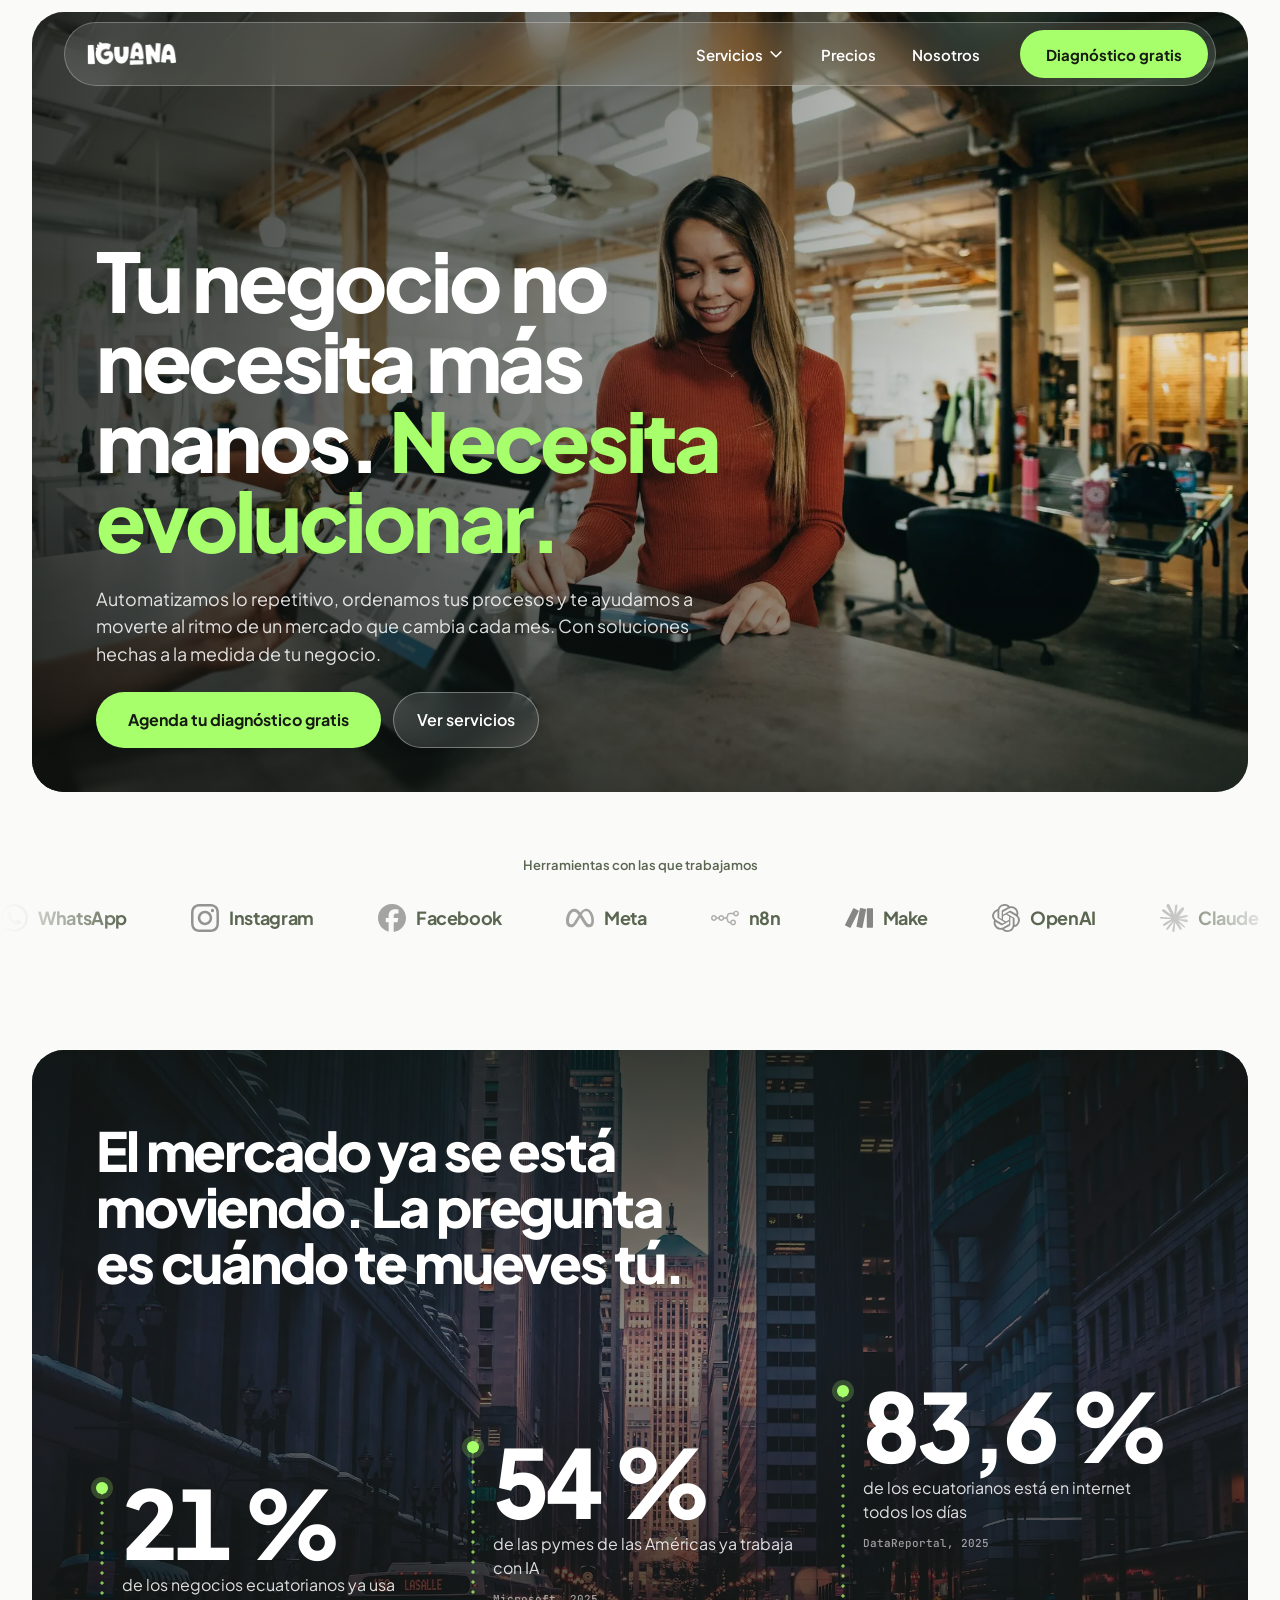
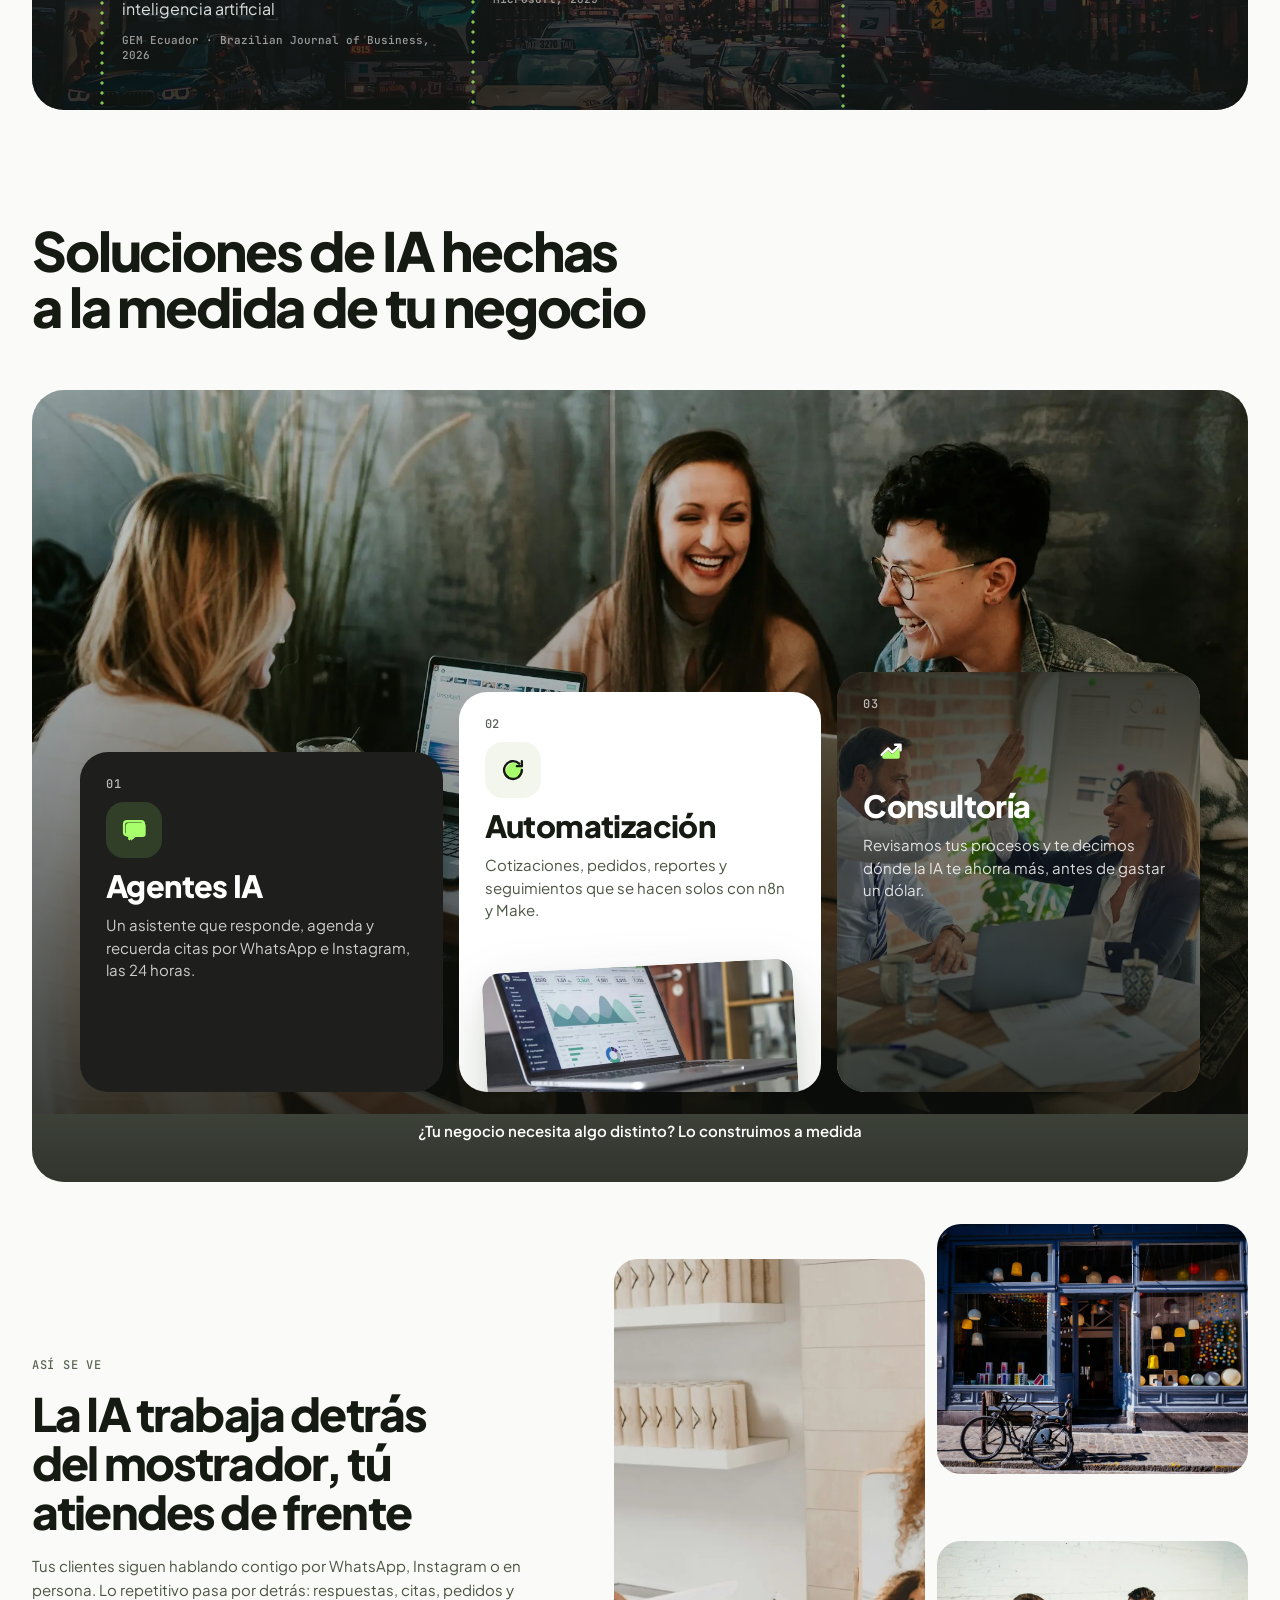
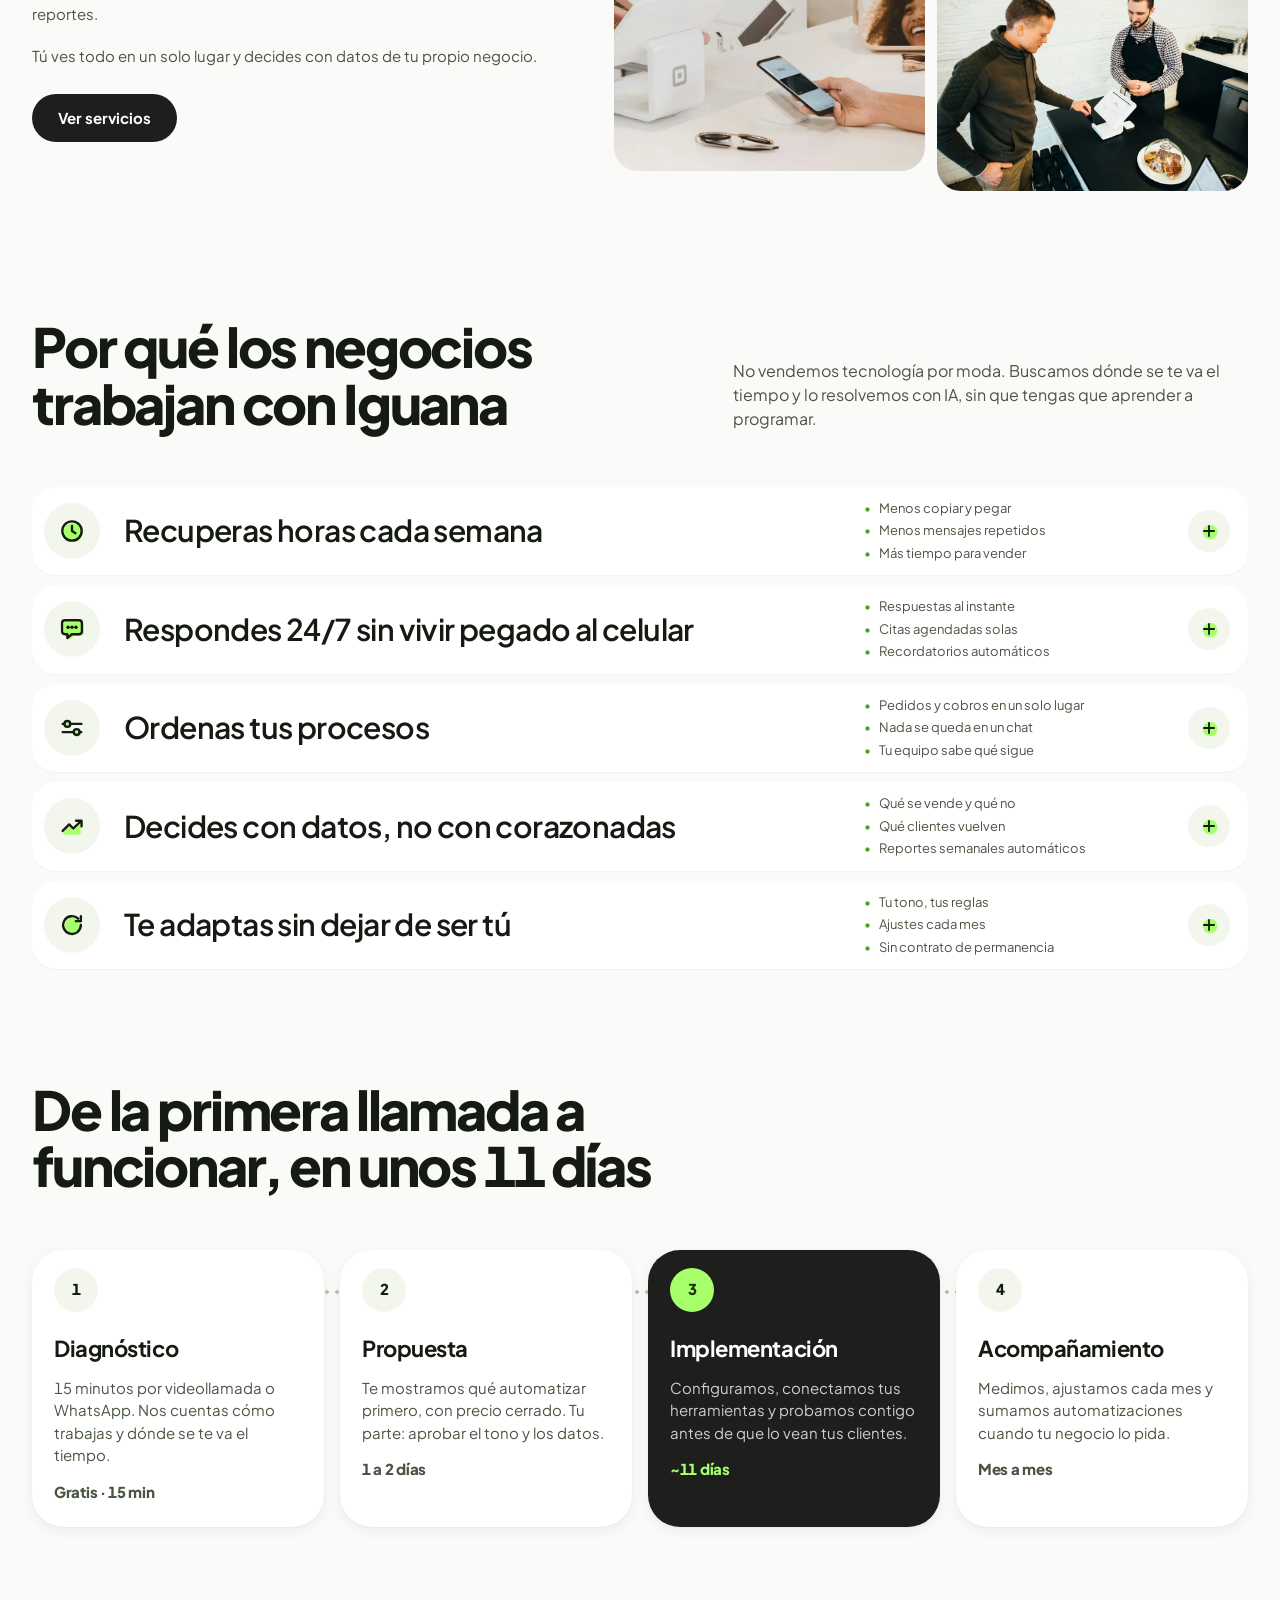
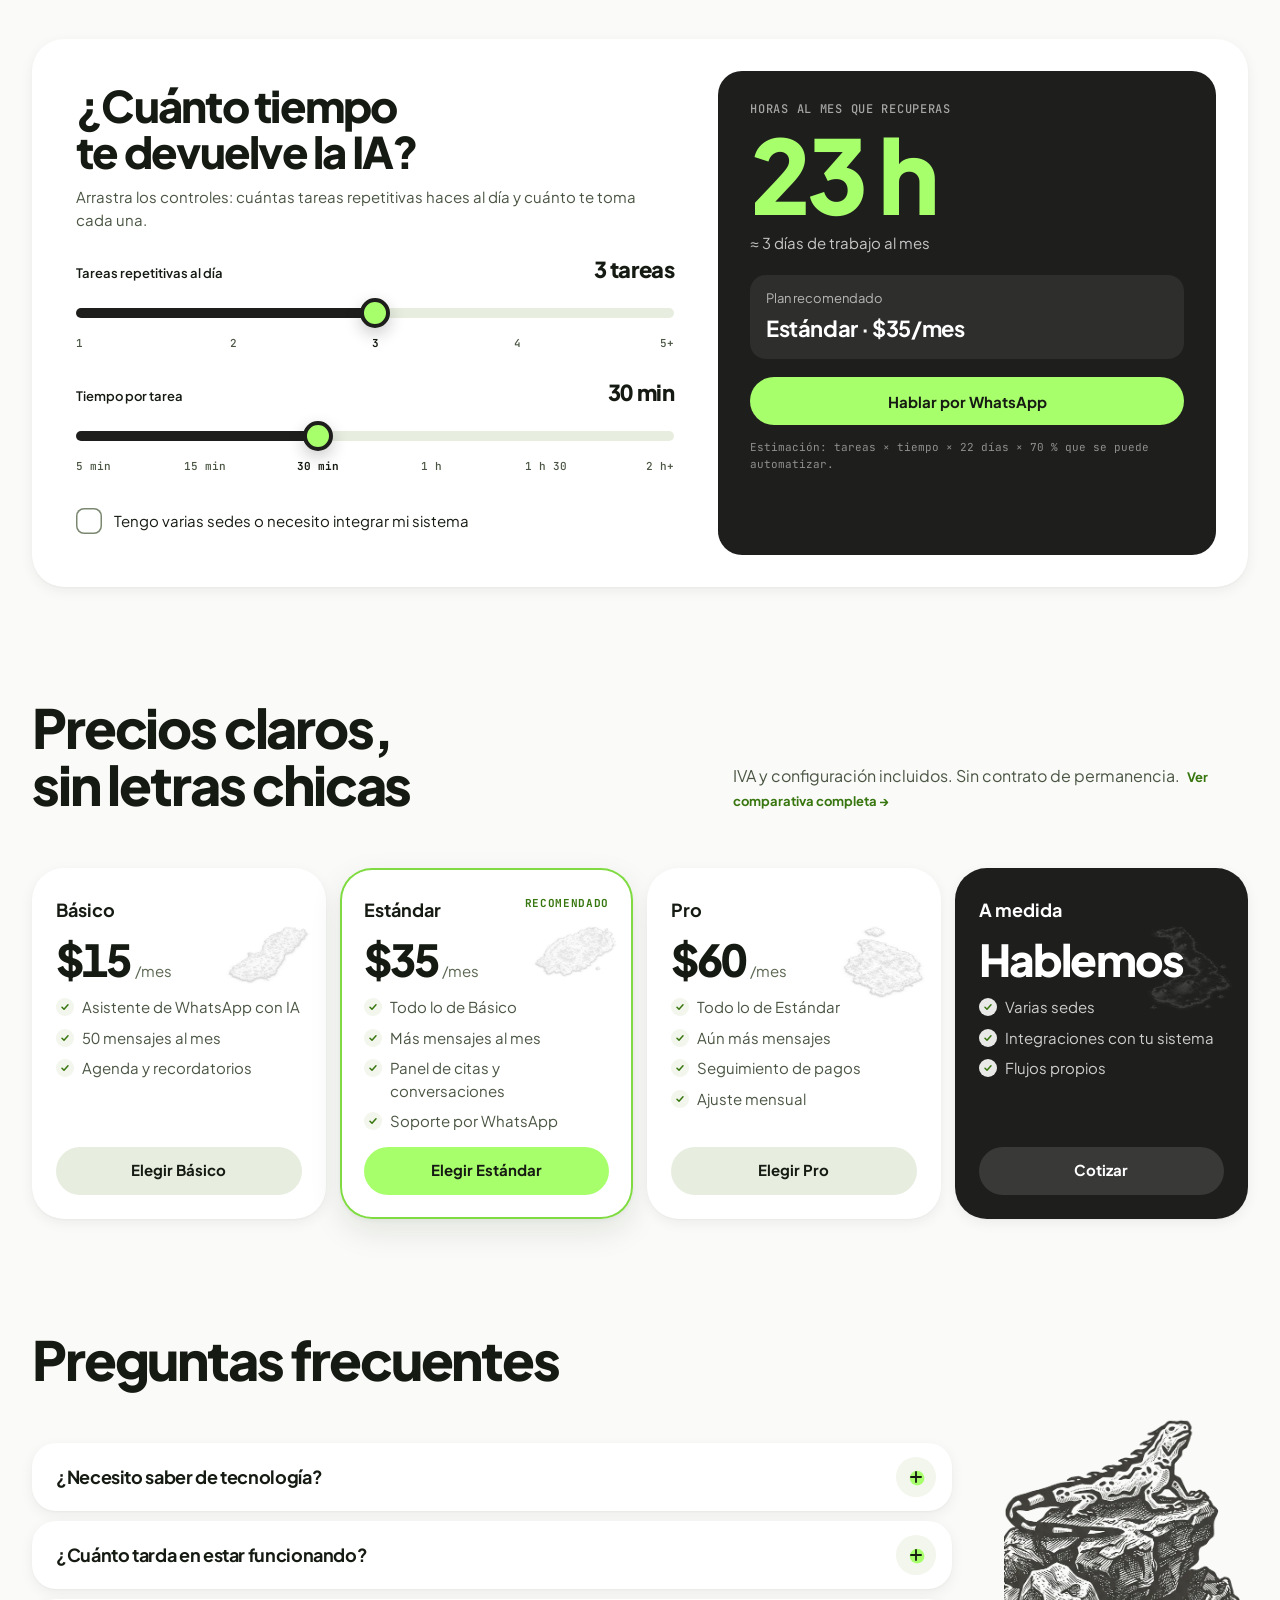
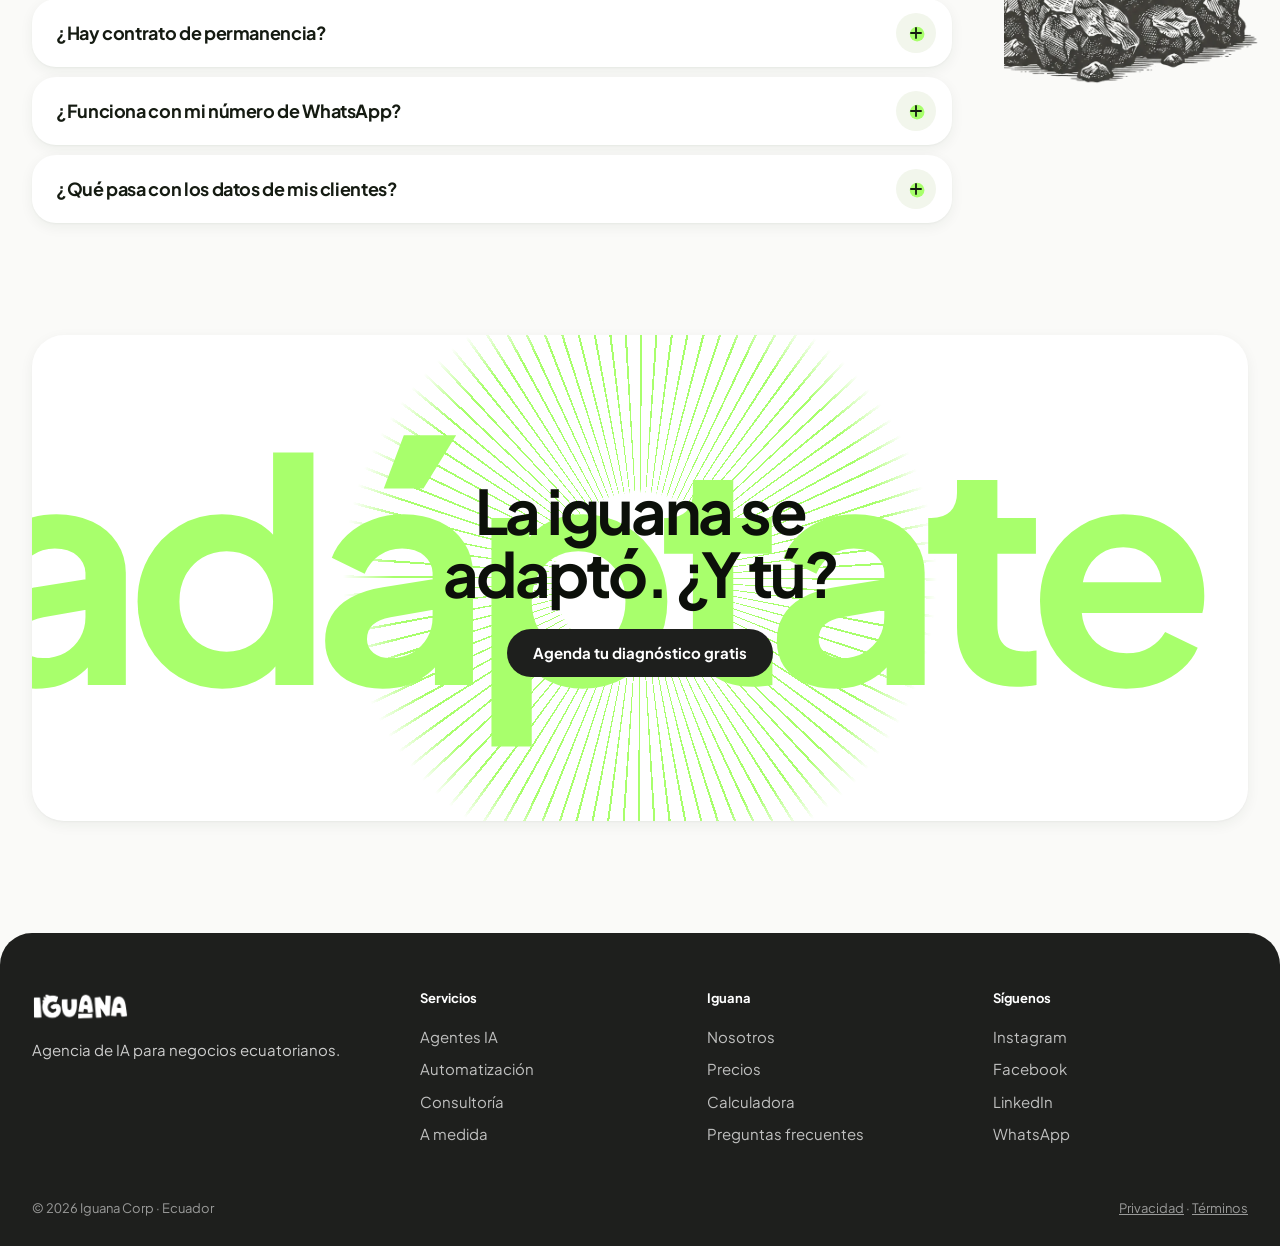
<file: v2/index.html>
<!doctype html>
<html lang="es">
<head>
<meta charset="utf-8">
<meta name="viewport" content="width=device-width, initial-scale=1, viewport-fit=cover">
<title>Iguana · Agencia de IA</title>
<meta name="claude:viewport-fit-sides" content="cover">
<meta name="description" content="Agencia de IA en Ecuador: automatizamos lo repetitivo, ordenamos tus procesos y te ayudamos a adaptarte con soluciones a la medida de tu negocio.">
<meta name="robots" content="noindex">
<meta name="theme-color" content="#FAFAF8">
<link rel="icon" href="../favicon.ico">
<link rel="preconnect" href="https://fonts.googleapis.com">
<link rel="preconnect" href="https://fonts.gstatic.com" crossorigin>
<link rel="stylesheet" href="https://fonts.googleapis.com/css2?family=Plus+Jakarta+Sans:wght@400;500;600;700;800&family=JetBrains+Mono:wght@400;500;700&family=Anton&display=swap">
<link rel="stylesheet" href="css/tokens.css">
<link rel="stylesheet" href="css/base.css">
<link rel="stylesheet" href="css/inicio.css">
<link rel="stylesheet" href="css/motion.css">
</head>
<body class="ig-root">

<header class="nav" id="nav">
  <div class="nav__bar">
    <a class="nav__logo" href="#top" aria-label="Iguana, inicio">
      <img class="nav__logo-light" src="img/logo-blanco.webp" alt="Iguana" width="107" height="40">
      <img class="nav__logo-dark" src="img/logo-oscuro.webp" alt="" width="107" height="40">
    </a>
    <nav class="nav__links" aria-label="Principal">
      <div class="nav__drop">
        <button class="nav__link" type="button" aria-expanded="false" aria-controls="menu-servicios" id="btn-servicios">
          Servicios <svg class="ig-icon ig-icon--sm" aria-hidden="true"><use href="#i-chevron-down"/></svg>
        </button>
        <div class="nav__menu" id="menu-servicios" hidden>
          <a href="servicios.html#agentes-ia"><svg class="ig-icon" aria-hidden="true"><use href="#i-bot"/></svg><span><b>Agentes IA</b><small>WhatsApp, agenda y atención</small></span></a>
          <a href="servicios.html#automatizacion"><svg class="ig-icon" aria-hidden="true"><use href="#i-refresh"/></svg><span><b>Automatización</b><small>Lo repetitivo, fuera de tu día</small></span></a>
          <a href="servicios.html#consultoria"><svg class="ig-icon" aria-hidden="true"><use href="#i-trend"/></svg><span><b>Consultoría</b><small>Por dónde empezar con IA</small></span></a>
          <a href="servicios.html#a-medida"><svg class="ig-icon" aria-hidden="true"><use href="#i-sliders"/></svg><span><b>A medida</b><small>Integraciones y flujos propios</small></span></a>
        </div>
      </div>
      <a class="nav__link" href="precios.html">Precios</a>
      <a class="nav__link" href="nosotros.html">Nosotros</a>
    </nav>
    <a class="btn-cta nav__cta" href="https://wa.me/593959420676?text=Hola%20Iguana%2C%20quiero%20mi%20diagn%C3%B3stico%20gratis" target="_blank" rel="noopener">
      Diagnóstico gratis
    </a>
    <button class="nav__burger" type="button" aria-expanded="false" aria-controls="sheet" aria-label="Abrir menú">
      <span></span><span></span>
    </button>
  </div>
  <div class="sheet" id="sheet" hidden>
    <a href="servicios.html#agentes-ia">Agentes IA</a>
    <a href="servicios.html#automatizacion">Automatización</a>
    <a href="servicios.html#consultoria">Consultoría</a>
    <a href="servicios.html#a-medida">A medida</a>
    <a href="precios.html">Precios</a>
    <a href="nosotros.html">Nosotros</a>
    <a class="btn-cta" href="https://wa.me/593959420676?text=Hola%20Iguana%2C%20quiero%20mi%20diagn%C3%B3stico%20gratis" target="_blank" rel="noopener">Diagnóstico gratis</a>
  </div>
</header>

<main id="top">

  <!-- 1 · HERO -->
  <section class="wrap hero-wrap" id="hero" data-progress="exit">
    <div class="hero" style="background-image:url('img/fotos/hero.webp')">
      <div class="hero__copy">
        <h1>Tu negocio no necesita más manos. <em>Necesita evolucionar.</em></h1>
        <p>Automatizamos lo repetitivo, ordenamos tus procesos y te ayudamos a moverte al ritmo de un mercado que cambia cada mes. Con soluciones hechas a la medida de tu negocio.</p>
        <div class="hero__ctas">
          <a class="btn-cta btn-cta--lg" href="https://wa.me/593959420676?text=Hola%20Iguana%2C%20quiero%20mi%20diagn%C3%B3stico%20gratis" target="_blank" rel="noopener">
            Agenda tu diagnóstico gratis
          </a>
          <a class="btn-glass" href="#servicios">Ver servicios</a>
        </div>
      </div>

    </div>
  </section>

  <!-- 2 · HERRAMIENTAS -->
  <section class="tools" id="herramientas" aria-labelledby="tools-t">
    <p class="tools__title" id="tools-t">Herramientas con las que trabajamos</p>
    <div class="marquee">
      <ul class="marquee__track">
        <li><img src="img/logos/whatsapp.svg" alt="" width="28" height="28"><span>WhatsApp</span></li>
        <li><img src="img/logos/instagram.svg" alt="" width="28" height="28"><span>Instagram</span></li>
        <li><img src="img/logos/facebook.svg" alt="" width="28" height="28"><span>Facebook</span></li>
        <li><img src="img/logos/meta.svg" alt="" width="28" height="28"><span>Meta</span></li>
        <li><img src="img/logos/n8n.svg" alt="" width="28" height="28"><span>n8n</span></li>
        <li><img src="img/logos/make.svg" alt="" width="28" height="28"><span>Make</span></li>
        <li><img src="img/logos/openai.svg" alt="" width="28" height="28"><span>OpenAI</span></li>
        <li><img src="img/logos/claude.svg" alt="" width="28" height="28"><span>Claude</span></li>
        <li><img src="img/logos/googlegemini.svg" alt="" width="28" height="28"><span>Gemini</span></li>
        <li><img src="img/logos/googlesheets.svg" alt="" width="28" height="28"><span>Google Sheets</span></li>
        <li><img src="img/logos/googlecalendar.svg" alt="" width="28" height="28"><span>Google Calendar</span></li>
        <li><img src="img/logos/notion.svg" alt="" width="28" height="28"><span>Notion</span></li>
      </ul>
    </div>
  </section>

  <!-- CIFRAS -->
  <section class="wrap" id="cifras" aria-labelledby="cifras-t">
    <div class="cifras" style="background-image:url('img/fotos/cifras.webp')">
      <div class="cifras__head" data-reveal>
        <h2 id="cifras-t">El mercado ya se está moviendo. La pregunta es cuándo te mueves tú.</h2>
      </div>
      <div class="cifras__grid">
        <div class="cifra" style="--lift:0" data-reveal>
          <b data-count="21" data-suffix=" %">21 %</b>
          <span>de los negocios ecuatorianos ya usa inteligencia artificial</span>
          <small>GEM Ecuador · Brazilian Journal of Business, 2026</small>
        </div>
        <div class="cifra" style="--lift:1;--d:2" data-reveal>
          <b data-count="54" data-suffix=" %">54 %</b>
          <span>de las pymes de las Américas ya trabaja con IA</span>
          <small>Microsoft, 2025</small>
        </div>
        <div class="cifra" style="--lift:2;--d:4" data-reveal>
          <b data-count="83.7" data-suffix=" %" data-decimals="1">83,7 %</b>
          <span>de los ecuatorianos está en internet todos los días</span>
          <small>DataReportal, 2025</small>
        </div>
      </div>
    </div>
  </section>

  <!-- 4 · SERVICIOS -->
  <section class="wrap servicios" id="servicios" aria-labelledby="serv-t">
    <div data-reveal class="sec-head">
      <h2 id="serv-t">Soluciones de IA hechas a la medida de tu negocio</h2>
    </div>
    <div class="serv-band" data-progress style="background-image:url('img/fotos/servicios.webp')">
      <div class="serv-cards">
        <a data-reveal class="serv-card serv-card--dark" href="servicios.html#agentes-ia">
          <span class="serv-card__num">01</span>
          <span class="serv-card__icon"><svg class="ig-icon ig-icon--lg" aria-hidden="true"><use href="#i-bot"/></svg></span>
          <h3>Agentes IA</h3>
          <p>Un asistente que responde, agenda y recuerda citas por WhatsApp e Instagram, las 24 horas.</p>
        </a>
        <a data-reveal style="--d:2" class="serv-card serv-card--lime" href="servicios.html#automatizacion">
          <span class="serv-card__num">02</span>
          <span class="serv-card__icon"><svg class="ig-icon ig-icon--lg" aria-hidden="true"><use href="#i-refresh"/></svg></span>
          <h3>Automatización</h3>
          <p>Cotizaciones, pedidos, reportes y seguimientos que se hacen solos con n8n y Make.</p>
          <img class="serv-card__photo" src="img/fotos/automatizacion.webp" alt="" loading="lazy">
        </a>
        <a data-reveal class="serv-card serv-card--photo" href="servicios.html#consultoria" style="--d:4;background-image:url('img/fotos/consultoria.webp')">
          <span class="serv-card__num">03</span>
          <span class="serv-card__icon"><svg class="ig-icon ig-icon--lg" aria-hidden="true"><use href="#i-trend"/></svg></span>
          <h3>Consultoría</h3>
          <p>Revisamos tus procesos y te decimos dónde la IA te ahorra más, antes de gastar un dólar.</p>
        </a>
      </div>
      <div class="serv-nav" aria-label="Recorrer servicios">
        <button class="serv-nav__btn" type="button" data-dir="-1" aria-label="Servicio anterior"><svg class="ig-icon ig-icon--sm" aria-hidden="true"><use href="#i-chevron-left"/></svg></button>
        <div class="serv-dots">
          <button type="button" aria-label="Ver Agentes IA" aria-current="true"></button>
          <button type="button" aria-label="Ver Automatización"></button>
          <button type="button" aria-label="Ver Consultoría"></button>
        </div>
        <button class="serv-nav__btn" type="button" data-dir="1" aria-label="Servicio siguiente"><svg class="ig-icon ig-icon--sm" aria-hidden="true"><use href="#i-chevron-right"/></svg></button>
      </div>
      <a class="serv-medida" href="servicios.html#a-medida">¿Tu negocio necesita algo distinto? Lo construimos a medida</a>
    </div>
  </section>

  <!-- GALERÍA -->
  <section class="wrap galeria" id="galeria" aria-labelledby="gal-t">
    <div class="gal__copy" data-reveal>
      <p class="kicker">Así se ve</p>
      <h2 id="gal-t">La IA trabaja detrás del mostrador, tú atiendes de frente</h2>
      <p>Tus clientes siguen hablando contigo por WhatsApp, Instagram o en persona. Lo repetitivo pasa por detrás: respuestas, citas, pedidos y reportes.</p>
      <p>Tú ves todo en un solo lugar y decides con datos de tu propio negocio.</p>
      <a class="btn-dark" href="servicios.html">Ver servicios</a>
    </div>
    <div class="gal__grid" data-progress>
      <img class="gal__tall" src="img/fotos/galeria-alta.webp" alt="Dueño de una cafetería atiende a una clienta que paga con el celular" loading="lazy">
      <img src="img/fotos/cta.webp" alt="Fachada de una tienda de barrio con vitrina iluminada" loading="lazy">
      <img src="img/fotos/tienda.webp" alt="Dueño de un local revisa un pedido con un cliente" loading="lazy">
    </div>
  </section>

  <!-- 5 · BENEFICIOS (lista expandible) -->
  <section class="wrap beneficios" id="beneficios" aria-labelledby="ben-t">
    <div data-reveal class="sec-head sec-head--split">
      <h2 id="ben-t">Por qué los negocios trabajan con Iguana</h2>
      <p>No vendemos tecnología por moda. Buscamos dónde se te va el tiempo y lo resolvemos con IA, sin que tengas que aprender a programar.</p>
    </div>
    <ul class="ben-list" id="ben-list">
      <li data-reveal style="--d:0" class="ben" data-img="img/fotos/b-tiempo.webp">
        <button class="ben__row" type="button" aria-expanded="false" aria-controls="ben-1">
          <span class="ben__icon"><svg class="ig-icon ig-icon--lg" aria-hidden="true"><use href="#i-clock"/></svg></span>
          <span class="ben__title">Recuperas horas cada semana</span>
          <span class="ben__points"><span>Menos copiar y pegar</span><span>Menos mensajes repetidos</span><span>Más tiempo para vender</span></span>
          <span class="ben__toggle" aria-hidden="true"><svg class="ig-icon" aria-hidden="true"><use href="#i-plus"/></svg></span>
        </button>
        <div class="ben__panel" id="ben-1" role="region">
          <div class="ben__inner">
            <img src="img/fotos/b-tiempo.webp" alt="Persona revisando la hora en su reloj" loading="lazy">
            <div>
              <p>La mayoría de dueños de negocio pasa entre 2 y 4 horas al día respondiendo lo mismo, pasando datos de un lado a otro o recordando citas. Eso lo hace la IA. Tú te quedas con lo que de verdad necesita tu criterio.</p>
              <a class="ig-link" href="https://wa.me/593959420676?text=Hola%20Iguana%2C%20quiero%20recuperar%20horas%20en%20mi%20negocio" target="_blank" rel="noopener">Cuéntanos tu caso →</a>
            </div>
          </div>
        </div>
      </li>
      <li data-reveal style="--d:1" class="ben" data-img="img/fotos/b-247.webp">
        <button class="ben__row" type="button" aria-expanded="false" aria-controls="ben-2">
          <span class="ben__icon"><svg class="ig-icon ig-icon--lg" aria-hidden="true"><use href="#i-chat"/></svg></span>
          <span class="ben__title">Respondes 24/7 sin vivir pegado al celular</span>
          <span class="ben__points"><span>Respuestas al instante</span><span>Citas agendadas solas</span><span>Recordatorios automáticos</span></span>
          <span class="ben__toggle" aria-hidden="true"><svg class="ig-icon" aria-hidden="true"><use href="#i-plus"/></svg></span>
        </button>
        <div class="ben__panel" id="ben-2" role="region">
          <div class="ben__inner">
            <img src="img/fotos/b-247.webp" alt="Persona usando el celular junto a su laptop" loading="lazy">
            <div>
              <p>Tus clientes escriben a las 11 de la noche y un domingo. El asistente responde con tu tono, consulta tu agenda y deja la cita lista. Si algo necesita a una persona, te avisa.</p>
              <a class="ig-link" href="servicios.html#agentes-ia">Ver Agentes IA →</a>
            </div>
          </div>
        </div>
      </li>
      <li data-reveal style="--d:2" class="ben" data-img="img/fotos/b-procesos.webp">
        <button class="ben__row" type="button" aria-expanded="false" aria-controls="ben-3">
          <span class="ben__icon"><svg class="ig-icon ig-icon--lg" aria-hidden="true"><use href="#i-sliders"/></svg></span>
          <span class="ben__title">Ordenas tus procesos</span>
          <span class="ben__points"><span>Pedidos y cobros en un solo lugar</span><span>Nada se queda en un chat</span><span>Tu equipo sabe qué sigue</span></span>
          <span class="ben__toggle" aria-hidden="true"><svg class="ig-icon" aria-hidden="true"><use href="#i-plus"/></svg></span>
        </button>
        <div class="ben__panel" id="ben-3" role="region">
          <div class="ben__inner">
            <img src="img/fotos/b-procesos.webp" alt="Escritorio con reportes y una laptop" loading="lazy">
            <div>
              <p>Conectamos WhatsApp, tus hojas de cálculo, tu calendario y tus cobros con n8n o Make. Cada pedido sigue el mismo camino y deja registro, sin que nadie tenga que acordarse.</p>
              <a class="ig-link" href="servicios.html#automatizacion">Ver Automatización →</a>
            </div>
          </div>
        </div>
      </li>
      <li data-reveal style="--d:3" class="ben" data-img="img/fotos/b-datos.webp">
        <button class="ben__row" type="button" aria-expanded="false" aria-controls="ben-4">
          <span class="ben__icon"><svg class="ig-icon ig-icon--lg" aria-hidden="true"><use href="#i-trend"/></svg></span>
          <span class="ben__title">Decides con datos, no con corazonadas</span>
          <span class="ben__points"><span>Qué se vende y qué no</span><span>Qué clientes vuelven</span><span>Reportes semanales automáticos</span></span>
          <span class="ben__toggle" aria-hidden="true"><svg class="ig-icon" aria-hidden="true"><use href="#i-plus"/></svg></span>
        </button>
        <div class="ben__panel" id="ben-4" role="region">
          <div class="ben__inner">
            <img src="img/fotos/b-datos.webp" alt="Pantalla con gráficos de ventas" loading="lazy">
            <div>
              <p>Cada conversación y cada pedido se vuelve un dato. Te entregamos un panel simple con lo que importa: citas, ventas, clientes que no volvieron y en qué horario te escriben más.</p>
              <a class="ig-link" href="servicios.html#consultoria">Ver Consultoría →</a>
            </div>
          </div>
        </div>
      </li>
      <li data-reveal style="--d:4" class="ben" data-img="img/fotos/b-adaptas.webp">
        <button class="ben__row" type="button" aria-expanded="false" aria-controls="ben-5">
          <span class="ben__icon"><svg class="ig-icon ig-icon--lg" aria-hidden="true"><use href="#i-refresh"/></svg></span>
          <span class="ben__title">Te adaptas sin dejar de ser tú</span>
          <span class="ben__points"><span>Tu tono, tus reglas</span><span>Ajustes cada mes</span><span>Sin contrato de permanencia</span></span>
          <span class="ben__toggle" aria-hidden="true"><svg class="ig-icon" aria-hidden="true"><use href="#i-plus"/></svg></span>
        </button>
        <div class="ben__panel" id="ben-5" role="region">
          <div class="ben__inner">
            <img src="img/fotos/b-adaptas.webp" alt="Dueña de negocio sonriendo" loading="lazy">
            <div>
              <p>El mercado cambia, tus clientes cambian y la IA cambia cada mes. Nosotros nos encargamos de que tu negocio se mueva con ellos, sin perder la forma en que atiendes.</p>
              <a class="ig-link" href="nosotros.html">Conoce al equipo →</a>
            </div>
          </div>
        </div>
      </li>
    </ul>
    <div class="ben-float" id="ben-float" aria-hidden="true"><img alt=""></div>
  </section>

  <!-- 6 · PROCESO (única vez en el sitio) -->
  <section class="wrap proceso" id="proceso" aria-labelledby="proc-t">
    <div data-reveal class="sec-head">
      <h2 id="proc-t">De la primera llamada a funcionar, en unos 11 días</h2>
    </div>
    <ol class="steps" data-progress>
      <li data-reveal style="--d:0" class="step">
        <span class="step__n">1</span>
        <h3>Diagnóstico</h3>
        <p>15 minutos por videollamada o WhatsApp. Nos cuentas cómo trabajas y dónde se te va el tiempo.</p>
        <p class="step__time"><b>Gratis · 15 min</b></p>
      </li>
      <li data-reveal style="--d:1" class="step">
        <span class="step__n">2</span>
        <h3>Propuesta</h3>
        <p>Te mostramos qué automatizar primero, con precio cerrado. Tu parte: aprobar el tono y los datos.</p>
        <p class="step__time"><b>1 a 2 días</b></p>
      </li>
      <li data-reveal style="--d:2" class="step step--hi">
        <span class="step__n">3</span>
        <h3>Implementación</h3>
        <p>Configuramos, conectamos tus herramientas y probamos contigo antes de que lo vean tus clientes.</p>
        <p class="step__time"><b>~11 días</b></p>
      </li>
      <li data-reveal style="--d:3" class="step">
        <span class="step__n">4</span>
        <h3>Acompañamiento</h3>
        <p>Medimos, ajustamos cada mes y sumamos automatizaciones cuando tu negocio lo pida.</p>
        <p class="step__time"><b>Mes a mes</b></p>
      </li>
    </ol>
  </section>

  <!-- 7 · CALCULADORA -->
  <section class="wrap" id="calculadora" aria-labelledby="calc-t">
    <form class="calc" id="calc" novalidate>
      <div class="calc__inputs">
        <h2 id="calc-t">¿Cuánto tiempo te devuelve la IA?</h2>
        <p class="calc__lead">Arrastra los controles: cuántas tareas repetitivas haces al día y cuánto te toma cada una.</p>
        <div class="rng">
          <div class="rng__head">
            <label class="field__label" for="c-tareas">Tareas repetitivas al día</label>
            <output class="rng__val" id="o-tareas" for="c-tareas">3 tareas</output>
          </div>
          <input class="rng__input" id="c-tareas" type="range" min="1" max="5" step="1" value="3">
          <div class="rng__ticks" aria-hidden="true" style="--n:5">
            <span style="--i:0">1</span><span style="--i:1">2</span><span style="--i:2">3</span><span style="--i:3">4</span><span style="--i:4">5+</span>
          </div>
        </div>
        <div class="rng">
          <div class="rng__head">
            <label class="field__label" for="c-tiempo">Tiempo por tarea</label>
            <output class="rng__val" id="o-tiempo" for="c-tiempo">30 min</output>
          </div>
          <input class="rng__input" id="c-tiempo" type="range" min="0" max="5" step="1" value="2">
          <div class="rng__ticks" aria-hidden="true" style="--n:6">
            <span style="--i:0">5 min</span><span style="--i:1">15 min</span><span style="--i:2">30 min</span><span style="--i:3">1 h</span><span style="--i:4">1 h 30</span><span style="--i:5">2 h+</span>
          </div>
        </div>
        <label class="ig-check">
          <input id="c-sedes" type="checkbox">
          <span>Tengo varias sedes o necesito integrar mi sistema</span>
        </label>
      </div>
      <div class="calc__result" aria-live="polite">
        <span class="calc__label">Horas al mes que recuperas</span>
        <b class="calc__hours"><span id="r-horas">23</span> h</b>
        <span class="calc__days">≈ <span id="r-dias">3</span> días de trabajo al mes</span>
        <div class="calc__plan">
          <span>Plan recomendado</span>
          <b id="r-plan">Estándar · $35/mes</b>
        </div>
        <a class="btn-cta btn-cta--block" id="r-wa" href="https://wa.me/593959420676" target="_blank" rel="noopener">
          Hablar por WhatsApp
        </a>
        <p class="calc__formula">Estimación: tareas × tiempo × 22 días × 70 % que se puede automatizar.</p>
      </div>
    </form>
  </section>

  <!-- 8 · PLANES (resumen) -->
  <section class="wrap planes" id="planes" aria-labelledby="planes-t">
    <div data-reveal class="sec-head sec-head--split">
      <h2 id="planes-t">Precios claros, sin letras chicas</h2>
      <p>IVA y configuración incluidos. Sin contrato de permanencia. <a class="ig-link" href="precios.html">Ver comparativa completa →</a></p>
    </div>
    <div class="plan-grid">
      <article data-reveal style="--d:0" class="plan">
        <img class="plan__isla" src="img/grabados/isla-sancristobal.webp" alt="" loading="lazy">
        <h3>Básico</h3>
        <p class="plan__price"><b>$15</b><span>/mes</span></p>
        <ul><li>Asistente de WhatsApp con IA</li><li>50 mensajes al mes</li><li>Agenda y recordatorios</li></ul>
        <a class="plan__btn" href="https://wa.me/593959420676?text=Hola%20Iguana%2C%20me%20interesa%20el%20plan%20B%C3%A1sico" target="_blank" rel="noopener">Elegir Básico</a>
      </article>
      <article data-reveal style="--d:1" class="plan plan--hi">
        <p class="plan__badge">Recomendado</p>
        <img class="plan__isla" src="img/grabados/isla-santiago.webp" alt="" loading="lazy">
        <h3>Estándar</h3>
        <p class="plan__price"><b>$35</b><span>/mes</span></p>
        <ul><li>Todo lo de Básico</li><li>Más mensajes al mes</li><li>Panel de citas y conversaciones</li><li>Soporte por WhatsApp</li></ul>
        <a class="plan__btn" href="https://wa.me/593959420676?text=Hola%20Iguana%2C%20me%20interesa%20el%20plan%20Est%C3%A1ndar" target="_blank" rel="noopener">Elegir Estándar</a>
      </article>
      <article data-reveal style="--d:2" class="plan">
        <img class="plan__isla" src="img/grabados/isla-santacruz.webp" alt="" loading="lazy">
        <h3>Pro</h3>
        <p class="plan__price"><b>$60</b><span>/mes</span></p>
        <ul><li>Todo lo de Estándar</li><li>Aún más mensajes</li><li>Seguimiento de pagos</li><li>Ajuste mensual</li></ul>
        <a class="plan__btn" href="https://wa.me/593959420676?text=Hola%20Iguana%2C%20me%20interesa%20el%20plan%20Pro" target="_blank" rel="noopener">Elegir Pro</a>
      </article>
      <article data-reveal style="--d:3" class="plan plan--dark">
        <img class="plan__isla" src="img/grabados/isla-isabela.webp" alt="" loading="lazy">
        <h3>A medida</h3>
        <p class="plan__price"><b>Hablemos</b></p>
        <ul><li>Varias sedes</li><li>Integraciones con tu sistema</li><li>Flujos propios</li></ul>
        <a class="plan__btn" href="https://wa.me/593959420676?text=Hola%20Iguana%2C%20quiero%20algo%20a%20medida" target="_blank" rel="noopener">Cotizar</a>
      </article>
    </div>
  </section>

  <!-- 10 · FAQ -->
  <section class="wrap faq faq--iguana" id="faq" aria-labelledby="faq-t">
    <div data-reveal class="sec-head">
      <h2 id="faq-t">Preguntas frecuentes</h2>
    </div>
    <div class="faq__list">
      <details data-reveal style="--d:0" class="qa">
        <summary>¿Necesito saber de tecnología?<svg class="ig-icon" aria-hidden="true"><use href="#i-plus"/></svg></summary>
        <p>No. Nosotros configuramos todo y te enseñamos lo justo para usarlo. Si sabes usar WhatsApp, estás listo.</p>
      </details>
      <details data-reveal style="--d:1" class="qa">
        <summary>¿Cuánto tarda en estar funcionando?<svg class="ig-icon" aria-hidden="true"><use href="#i-plus"/></svg></summary>
        <p>Unos 11 días desde que apruebas la propuesta. Casos con integraciones o varias sedes pueden tomar un poco más; te lo decimos antes de empezar.</p>
      </details>
      <details data-reveal style="--d:2" class="qa">
        <summary>¿Hay contrato de permanencia?<svg class="ig-icon" aria-hidden="true"><use href="#i-plus"/></svg></summary>
        <p>No. Pagas mes a mes y puedes cancelar cuando quieras.</p>
      </details>
      <details data-reveal style="--d:3" class="qa">
        <summary>¿Funciona con mi número de WhatsApp?<svg class="ig-icon" aria-hidden="true"><use href="#i-plus"/></svg></summary>
        <p>Lo conectamos a WhatsApp Business. En el diagnóstico vemos si conviene usar tu número actual o uno nuevo para el asistente.</p>
      </details>
      <details data-reveal style="--d:4" class="qa">
        <summary>¿Qué pasa con los datos de mis clientes?<svg class="ig-icon" aria-hidden="true"><use href="#i-plus"/></svg></summary>
        <p>Son tuyos. Solo los usamos para que el sistema funcione y nunca los compartimos con terceros.</p>
      </details>
    </div>
    <div class="faq__aside" data-reveal="right" aria-hidden="true">
      <img src="img/grabados/iguana-rocas.webp" alt="" loading="lazy" data-progress>
    </div>
  </section>

  <!-- 11 · CTA FINAL -->
  <section class="wrap" id="cta-final">
    <div class="cta" data-progress>
      <p class="cta__word" aria-hidden="true">adáptate</p>
      <div class="cta__copy">
        <h2>La iguana se adaptó. ¿Y tú?</h2>
        <a class="btn-dark" href="https://wa.me/593959420676?text=Hola%20Iguana%2C%20quiero%20mi%20diagn%C3%B3stico%20gratis" target="_blank" rel="noopener">Agenda tu diagnóstico gratis</a>
      </div>
    </div>
  </section>
</main>

<footer class="footer">
  <div class="wrap footer__grid">
    <div class="footer__brand">
      <img src="img/logo-blanco.webp" alt="Iguana" width="107" height="40">
      <p>Agencia de IA para negocios ecuatorianos.</p>
    </div>
    <div>
      <h3>Servicios</h3>
      <a href="servicios.html#agentes-ia">Agentes IA</a>
      <a href="servicios.html#automatizacion">Automatización</a>
      <a href="servicios.html#consultoria">Consultoría</a>
      <a href="servicios.html#a-medida">A medida</a>
    </div>
    <div>
      <h3>Iguana</h3>
      <a href="nosotros.html">Nosotros</a>
      <a href="precios.html">Precios</a>
      <a href="#calculadora">Calculadora</a>
      <a href="#faq">Preguntas frecuentes</a>
    </div>
    <div>
      <h3>Síguenos</h3>
      <a href="https://www.instagram.com/iguana.ec" target="_blank" rel="noopener">Instagram</a>
      <a href="https://www.facebook.com/people/Iguana-Ec/61594253138914/" target="_blank" rel="noopener">Facebook</a>
      <a href="https://www.linkedin.com/company/iguanaec" target="_blank" rel="noopener">LinkedIn</a>
      <a href="https://wa.me/593959420676" target="_blank" rel="noopener">WhatsApp</a>
    </div>
  </div>
  <div class="wrap footer__legal">
    <span>© 2026 Iguana Corp · Ecuador</span>
    <span><a href="privacidad.html">Privacidad</a> · <a href="terminos.html">Términos</a></span>
  </div>
</footer>

<script src="js/icons.js"></script>
<script src="js/inicio.js"></script>
<script src="js/scroll.js"></script>
</body>
</html>
</file>
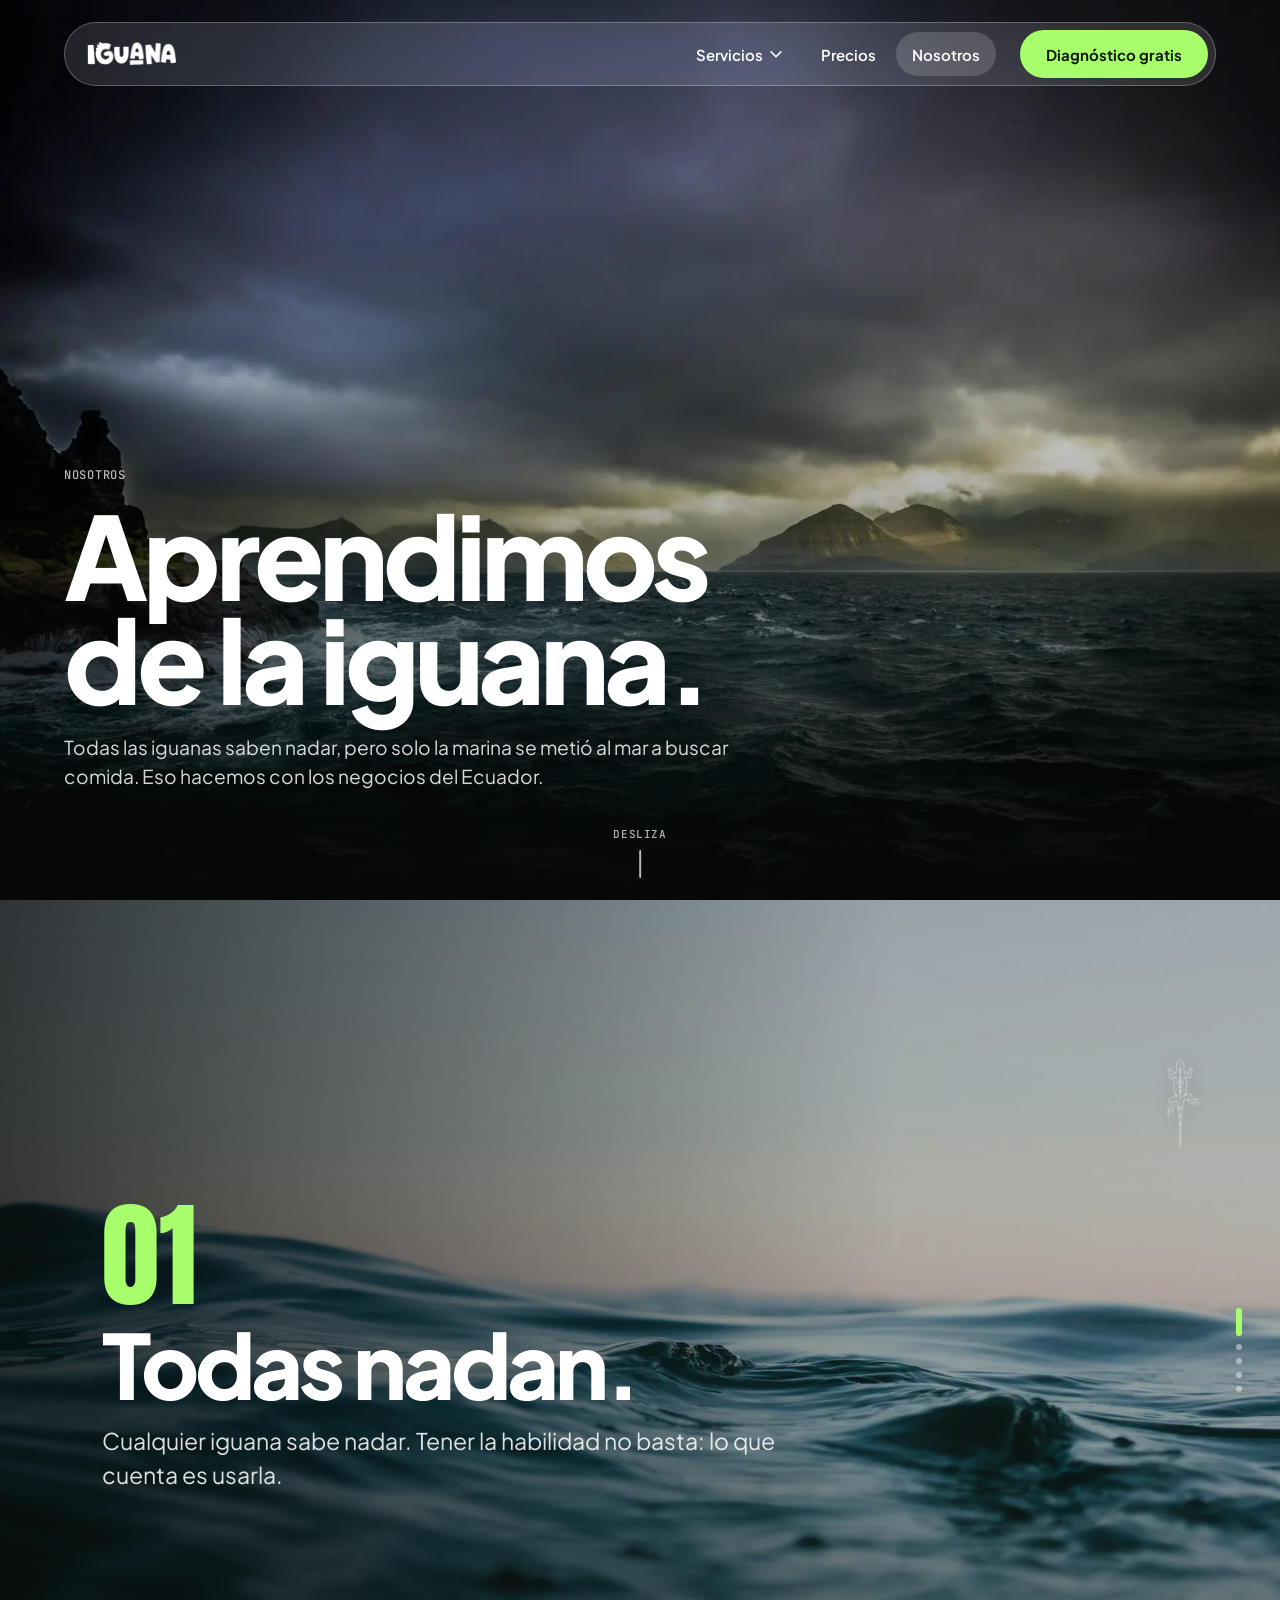
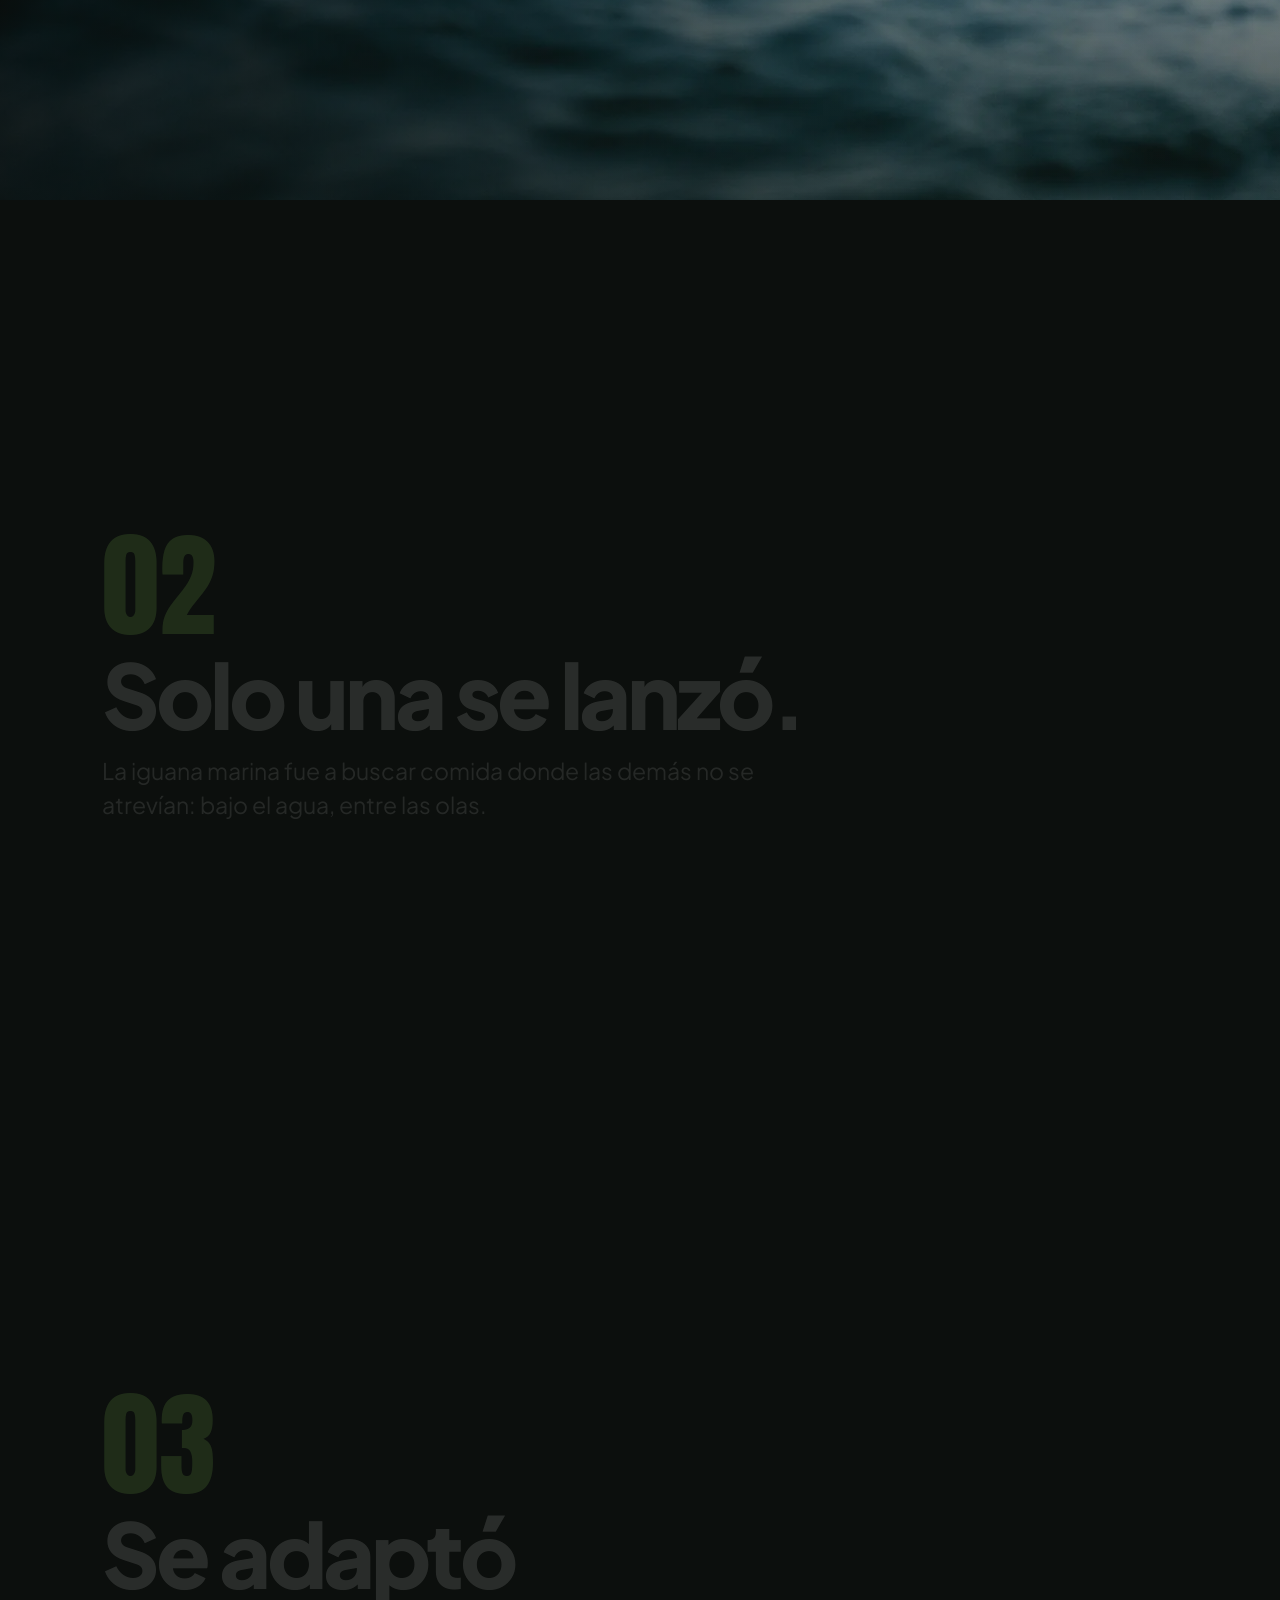
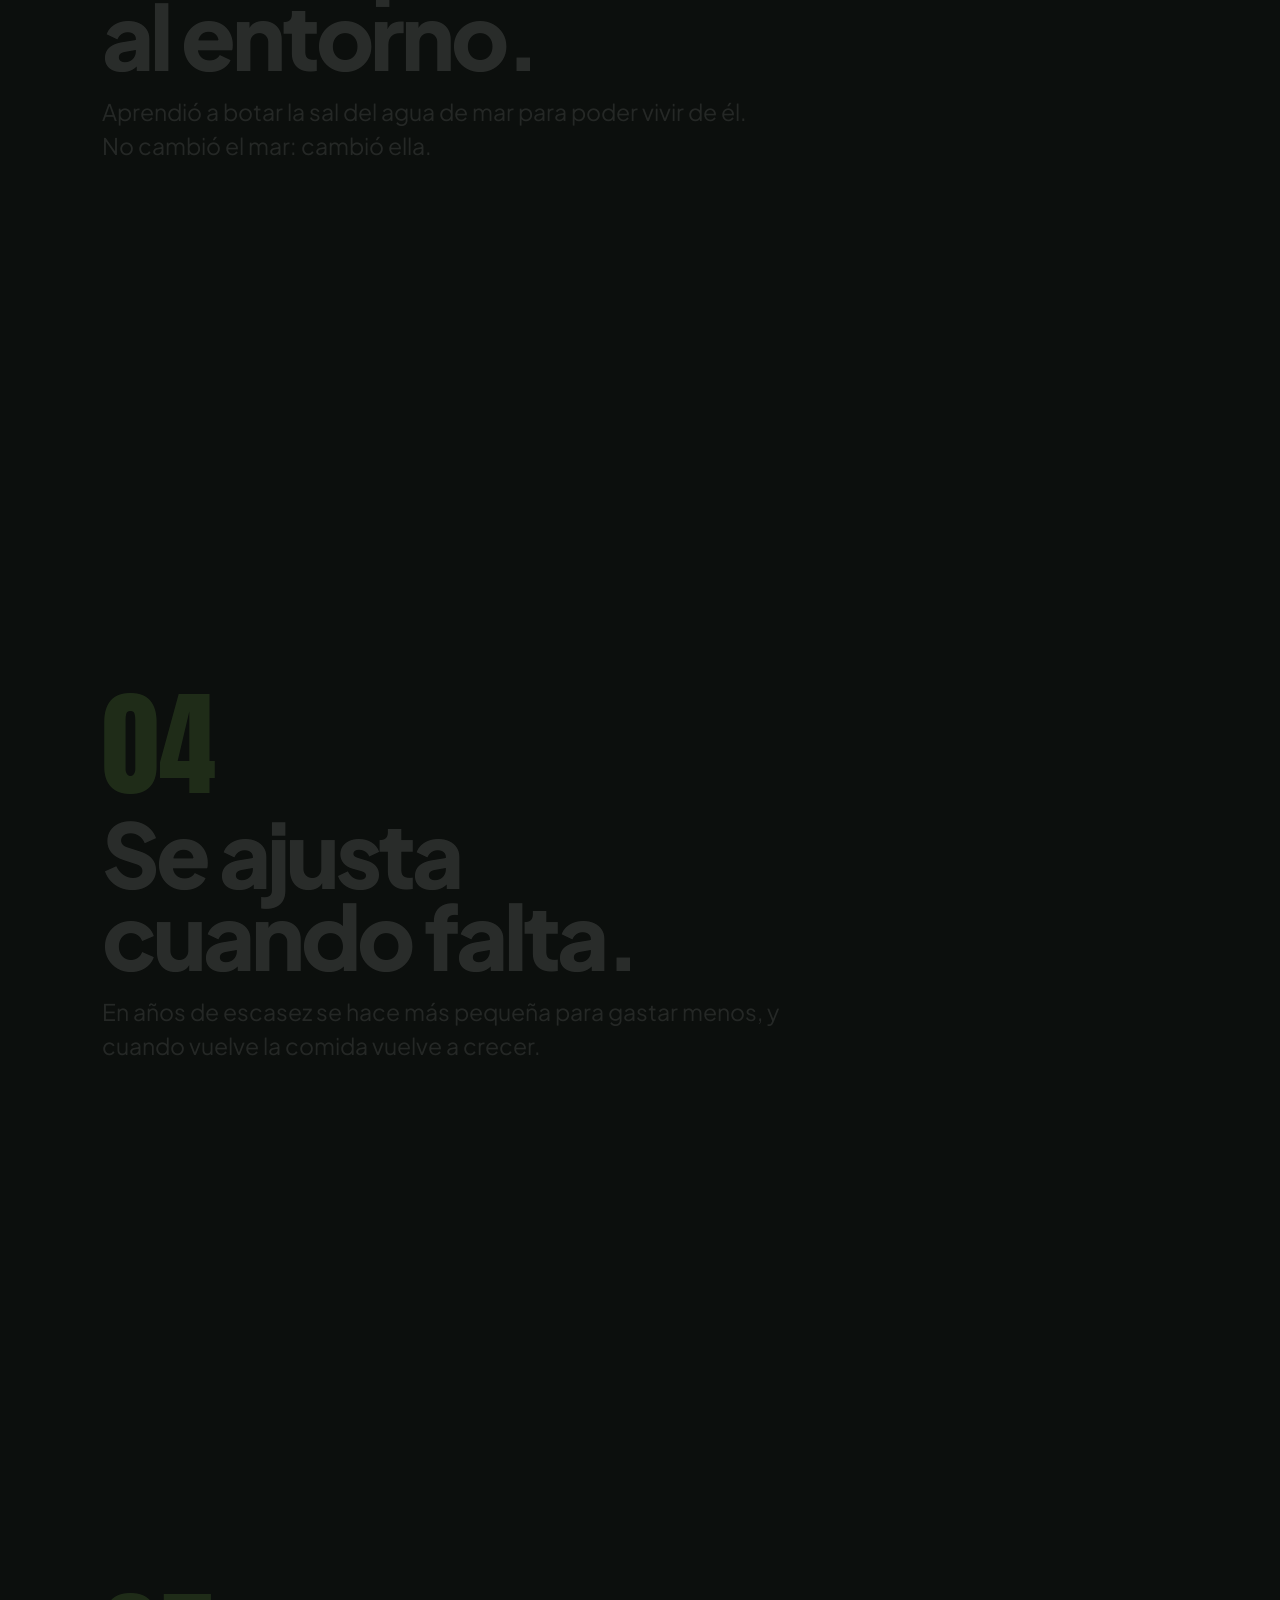
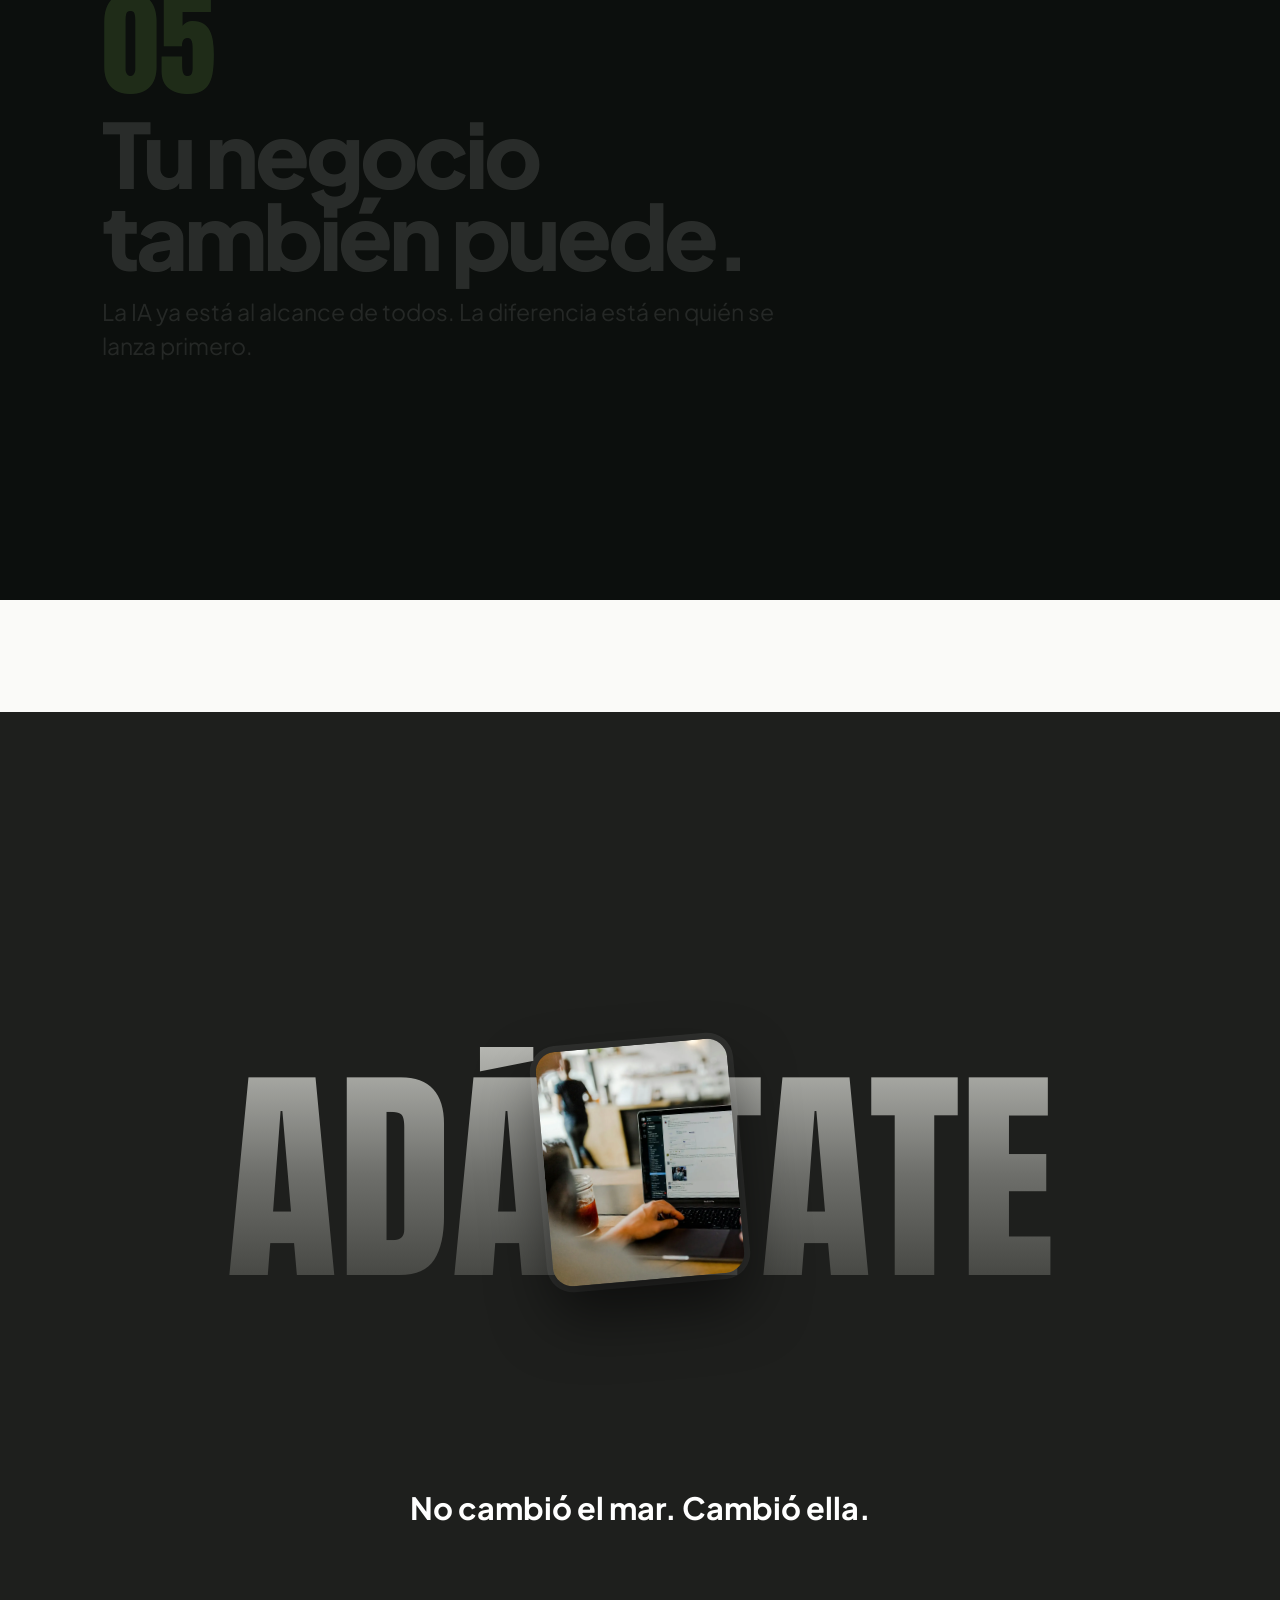
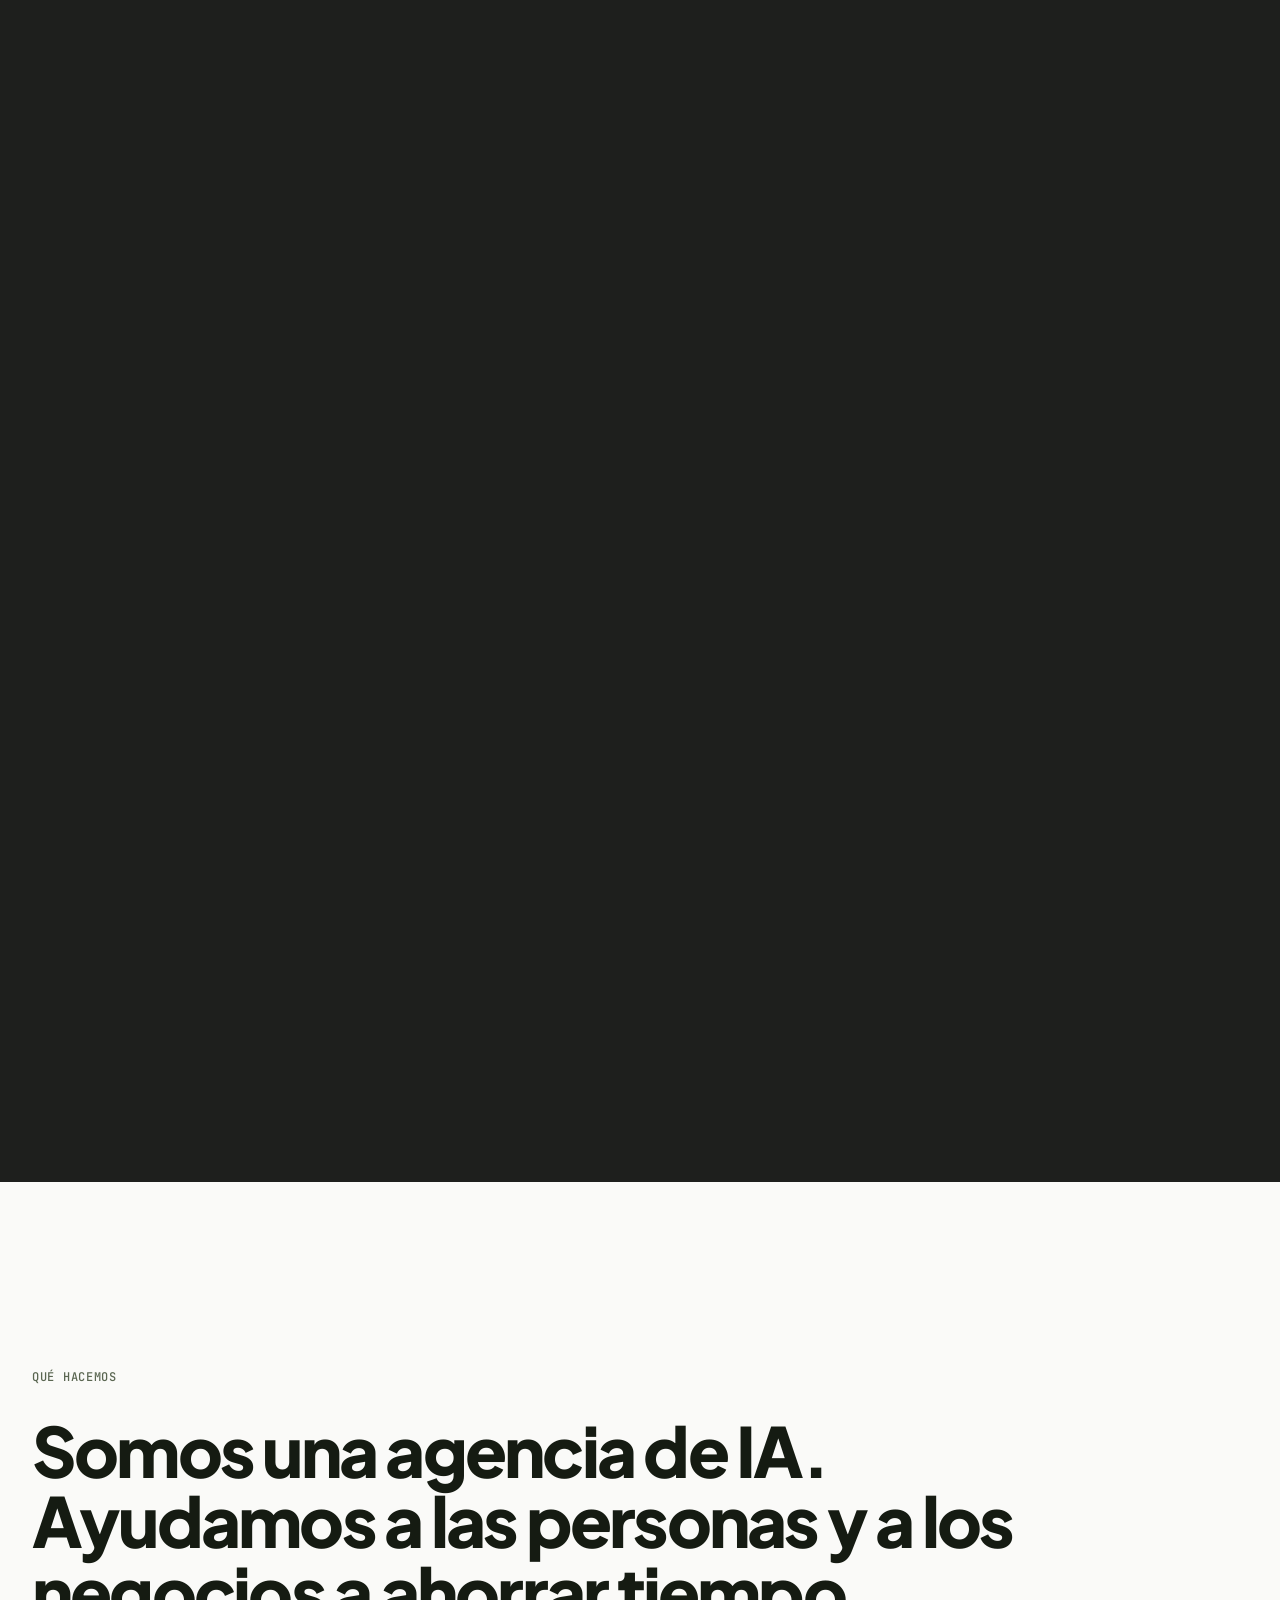
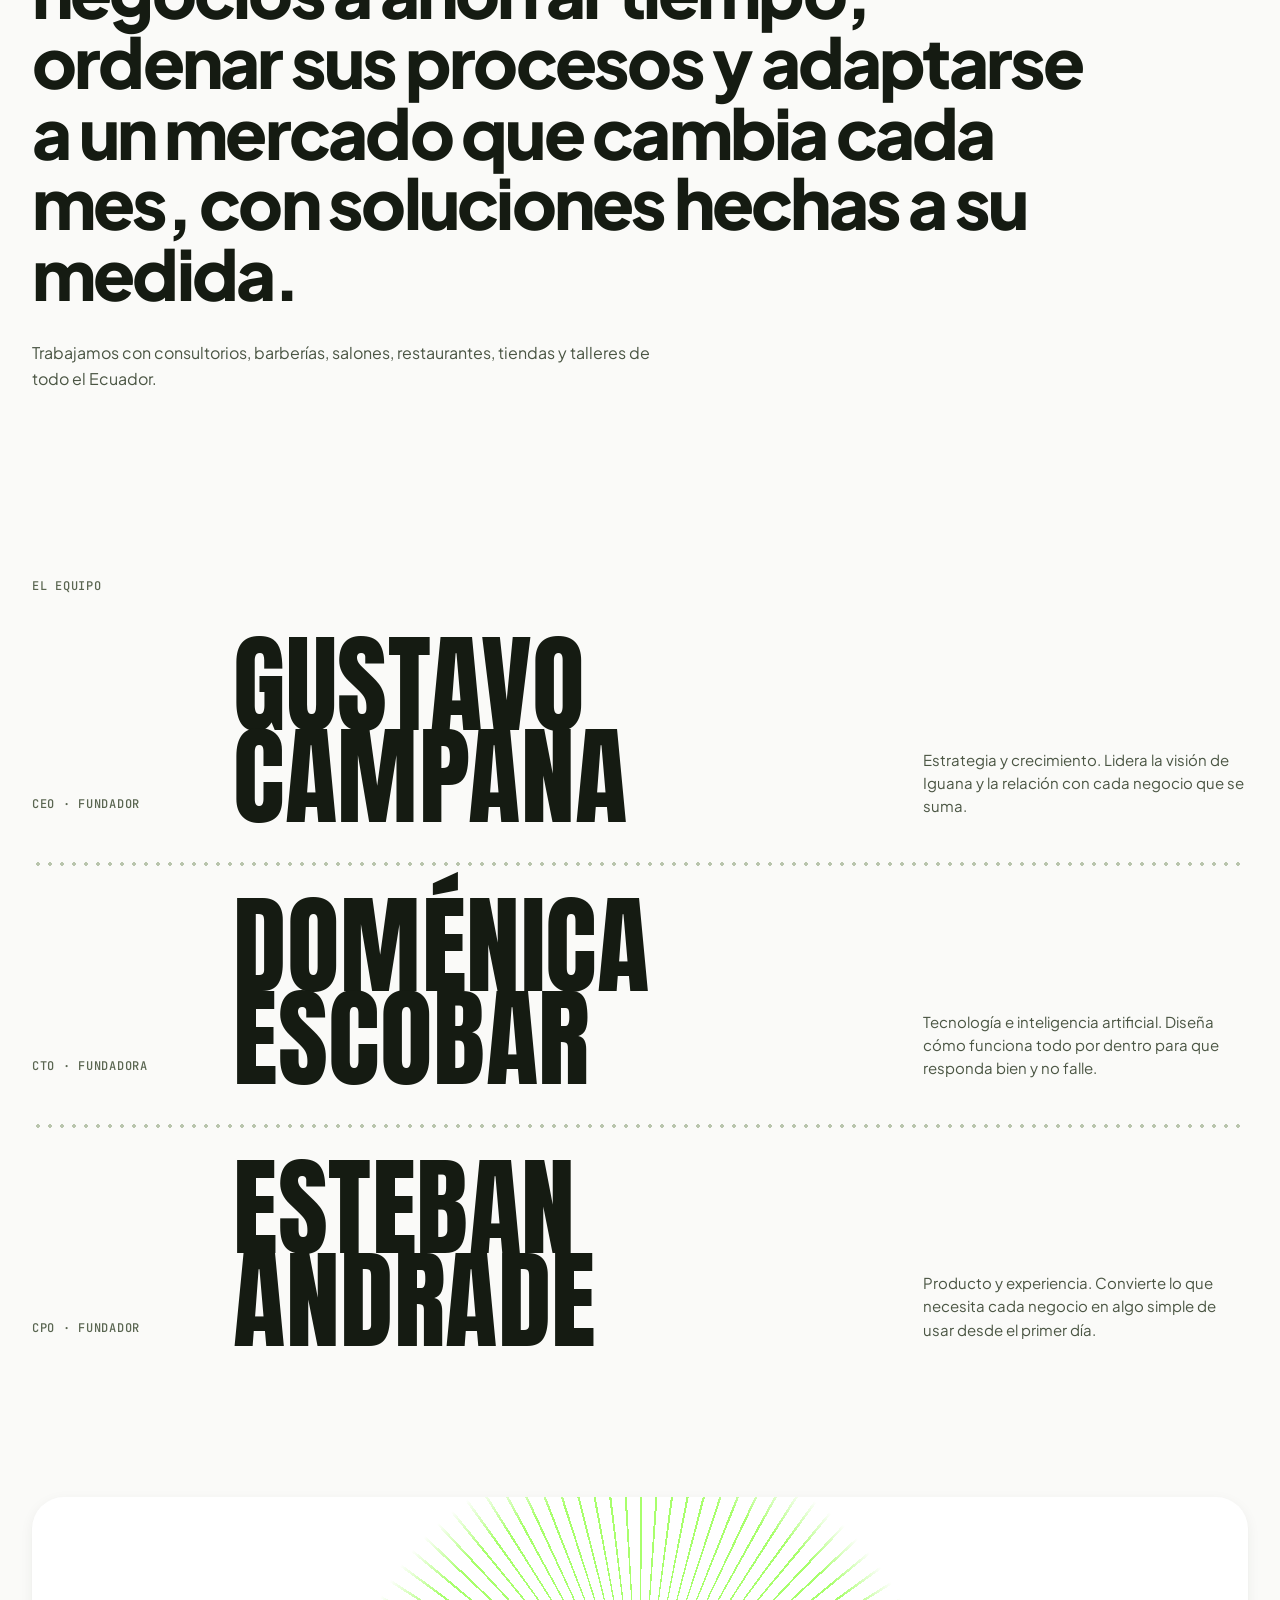
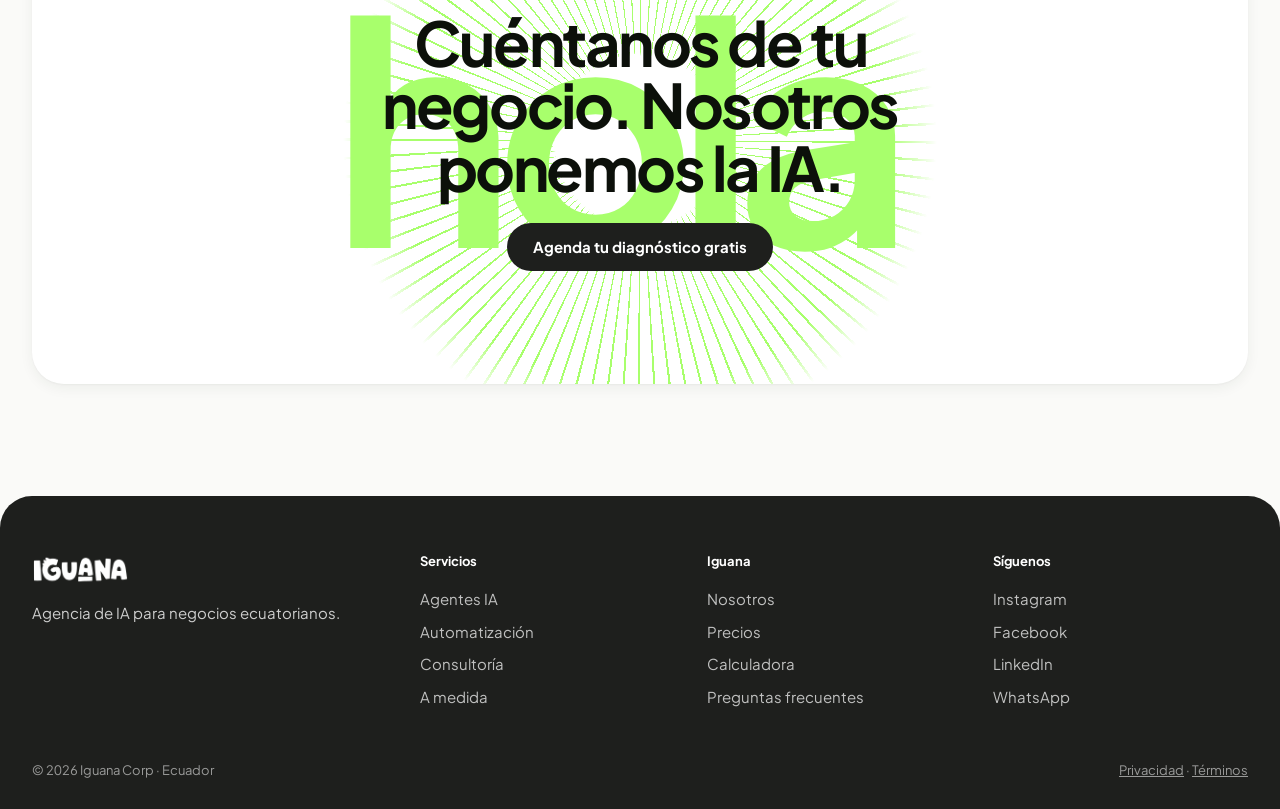
<file: v2/nosotros.html>
<!doctype html>
<html lang="es">
<head>
<meta charset="utf-8">
<meta name="viewport" content="width=device-width, initial-scale=1, viewport-fit=cover">
<title>Nosotros · Iguana</title>
<meta name="claude:viewport-fit-sides" content="cover">
<meta name="description" content="Somos una agencia de IA ecuatoriana. Aprendimos de la iguana marina: adaptarse es lo que cuenta.">
<meta name="robots" content="noindex">
<meta name="theme-color" content="#FAFAF8">
<link rel="icon" href="../favicon.ico">
<link rel="preconnect" href="https://fonts.googleapis.com">
<link rel="preconnect" href="https://fonts.gstatic.com" crossorigin>
<link rel="stylesheet" href="https://fonts.googleapis.com/css2?family=Plus+Jakarta+Sans:wght@400;500;600;700;800&family=JetBrains+Mono:wght@400;500;700&family=Anton&display=swap">
<link rel="stylesheet" href="css/tokens.css">
<link rel="stylesheet" href="css/base.css">
<link rel="stylesheet" href="css/inicio.css">
<link rel="stylesheet" href="css/motion.css">
<link rel="stylesheet" href="css/pages.css">
</head>
<body class="ig-root page-nosotros">

<header class="nav" id="nav">
  <div class="nav__bar">
    <a class="nav__logo" href="index.html" aria-label="Iguana, inicio">
      <img class="nav__logo-light" src="img/logo-blanco.webp" alt="Iguana" width="107" height="40">
      <img class="nav__logo-dark" src="img/logo-oscuro.webp" alt="" width="107" height="40">
    </a>
    <nav class="nav__links" aria-label="Principal">
      <div class="nav__drop">
        <button class="nav__link" type="button" aria-expanded="false" aria-controls="menu-servicios" id="btn-servicios">
          Servicios <svg class="ig-icon ig-icon--sm" aria-hidden="true"><use href="#i-chevron-down"/></svg>
        </button>
        <div class="nav__menu" id="menu-servicios" hidden>
          <a href="servicios.html#agentes-ia"><svg class="ig-icon" aria-hidden="true"><use href="#i-bot"/></svg><span><b>Agentes IA</b><small>WhatsApp, agenda y atención</small></span></a>
          <a href="servicios.html#automatizacion"><svg class="ig-icon" aria-hidden="true"><use href="#i-refresh"/></svg><span><b>Automatización</b><small>Lo repetitivo, fuera de tu día</small></span></a>
          <a href="servicios.html#consultoria"><svg class="ig-icon" aria-hidden="true"><use href="#i-trend"/></svg><span><b>Consultoría</b><small>Por dónde empezar con IA</small></span></a>
          <a href="servicios.html#a-medida"><svg class="ig-icon" aria-hidden="true"><use href="#i-sliders"/></svg><span><b>A medida</b><small>Integraciones y flujos propios</small></span></a>
        </div>
      </div>
      <a class="nav__link" href="precios.html">Precios</a>
      <a class="nav__link" href="nosotros.html" aria-current="page">Nosotros</a>
    </nav>
    <a class="btn-cta nav__cta" href="https://wa.me/593959420676?text=Hola%20Iguana%2C%20quiero%20mi%20diagn%C3%B3stico%20gratis" target="_blank" rel="noopener">
      Diagnóstico gratis
    </a>
    <button class="nav__burger" type="button" aria-expanded="false" aria-controls="sheet" aria-label="Abrir menú">
      <span></span><span></span>
    </button>
  </div>
  <div class="sheet" id="sheet" hidden>
    <a href="servicios.html#agentes-ia">Agentes IA</a>
    <a href="servicios.html#automatizacion">Automatización</a>
    <a href="servicios.html#consultoria">Consultoría</a>
    <a href="servicios.html#a-medida">A medida</a>
    <a href="precios.html">Precios</a>
    <a href="nosotros.html">Nosotros</a>
    <a class="btn-cta" href="https://wa.me/593959420676?text=Hola%20Iguana%2C%20quiero%20mi%20diagn%C3%B3stico%20gratis" target="_blank" rel="noopener">Diagnóstico gratis</a>
  </div>
</header>

<main id="top">

  <section class="nhero" id="hero" data-progress="exit" aria-labelledby="h1">
    <img class="nhero__img" src="img/fotos/mar-hero.webp" alt="" fetchpriority="high">
    <div class="nhero__copy">
      <p class="shero__kicker">Nosotros</p>
      <h1 id="h1">Aprendimos de la iguana.</h1>
      <p>Todas las iguanas saben nadar, pero solo la marina se metió al mar a buscar comida. Eso hacemos con los negocios del Ecuador.</p>
    </div>
    <p class="scroll-cue" aria-hidden="true">Desliza</p>
  </section>

  <section class="story" data-chapters data-progress="pin" aria-label="La historia de la iguana">
    <div class="story__stage" aria-hidden="true">
      <img data-media class="is-active" src="img/fotos/mar-calma.webp" alt="" loading="eager"><img data-media src="img/fotos/mar-ola.webp" alt="" loading="lazy"><img data-media src="img/fotos/mar-fondo.webp" alt="" loading="lazy"><img data-media src="img/fotos/mar-roca.webp" alt="" loading="lazy"><img data-media src="img/fotos/servicios.webp" alt="" loading="lazy">
      <img class="story__swimmer" data-swim src="img/grabados/iguana-nado.webp" alt="">
      <ol class="story__dots"><li data-dot class="is-active"></li><li data-dot></li><li data-dot></li><li data-dot></li><li data-dot></li></ol>
    </div>
    <div class="story__steps">
      <article class="story__step" data-step>
        <b class="story__n">01</b>
        <h2>Todas nadan.</h2>
        <p>Cualquier iguana sabe nadar. Tener la habilidad no basta: lo que cuenta es usarla.</p>
      </article>
      <article class="story__step" data-step>
        <b class="story__n">02</b>
        <h2>Solo una se lanzó.</h2>
        <p>La iguana marina fue a buscar comida donde las demás no se atrevían: bajo el agua, entre las olas.</p>
      </article>
      <article class="story__step" data-step>
        <b class="story__n">03</b>
        <h2>Se adaptó al entorno.</h2>
        <p>Aprendió a botar la sal del agua de mar para poder vivir de él. No cambió el mar: cambió ella.</p>
      </article>
      <article class="story__step" data-step>
        <b class="story__n">04</b>
        <h2>Se ajusta cuando falta.</h2>
        <p>En años de escasez se hace más pequeña para gastar menos, y cuando vuelve la comida vuelve a crecer.</p>
      </article>
      <article class="story__step" data-step>
        <b class="story__n">05</b>
        <h2>Tu negocio también puede.</h2>
        <p>La IA ya está al alcance de todos. La diferencia está en quién se lanza primero.</p>
      </article>
    </div>
  </section>

  <section class="grow" data-progress="pin" aria-labelledby="grow-t">
    <div class="grow__sticky">
      <h2 class="grow__word" id="grow-t">ADÁPTATE</h2>
      <img class="grow__obj" src="img/fotos/mani.webp" alt="Laptop con un chat de atención al cliente abierto" loading="lazy">
      <p class="grow__line">No cambió el mar. Cambió ella.</p>
    </div>
  </section>

  <section class="wrap manif" data-progress aria-labelledby="manif-t">
    <h2 class="kicker" id="manif-t">Qué hacemos</h2>
    <p class="manif__text" data-words>Somos una agencia de IA. Ayudamos a las personas y a los negocios a ahorrar tiempo, ordenar sus procesos y adaptarse a un mercado que cambia cada mes, con soluciones hechas a su medida.</p>
    <p class="manif__who" data-reveal>Trabajamos con consultorios, barberías, salones, restaurantes, tiendas y talleres de todo el Ecuador.</p>
  </section>

  <section class="wrap team" id="equipo" aria-labelledby="equipo-t">
    <h2 class="kicker" id="equipo-t">El equipo</h2>
    <ol class="team__list">
      <li class="tm" data-reveal="left"><p class="tm__role">CEO · Fundador</p><h3 class="tm__name">Gustavo Campana</h3><p class="tm__bio">Estrategia y crecimiento. Lidera la visión de Iguana y la relación con cada negocio que se suma.</p></li>
      <li class="tm" data-reveal="right"><p class="tm__role">CTO · Fundadora</p><h3 class="tm__name">Doménica Escobar</h3><p class="tm__bio">Tecnología e inteligencia artificial. Diseña cómo funciona todo por dentro para que responda bien y no falle.</p></li>
      <li class="tm" data-reveal="left"><p class="tm__role">CPO · Fundador</p><h3 class="tm__name">Esteban Andrade</h3><p class="tm__bio">Producto y experiencia. Convierte lo que necesita cada negocio en algo simple de usar desde el primer día.</p></li>
    </ol>
  </section>

  <section class="wrap" id="cta-final">
    <div class="cta" data-progress>
      <p class="cta__word" aria-hidden="true">hola</p>
      <div class="cta__copy">
        <h2>Cuéntanos de tu negocio. Nosotros ponemos la IA.</h2>
        <a class="btn-dark" href="https://wa.me/593959420676?text=Hola%20Iguana%2C%20quiero%20mi%20diagn%C3%B3stico%20gratis" target="_blank" rel="noopener">Agenda tu diagnóstico gratis</a>
      </div>
    </div>
  </section>
</main>

<footer class="footer">
  <div class="wrap footer__grid">
    <div class="footer__brand">
      <img src="img/logo-blanco.webp" alt="Iguana" width="107" height="40">
      <p>Agencia de IA para negocios ecuatorianos.</p>
    </div>
    <div>
      <h3>Servicios</h3>
      <a href="servicios.html#agentes-ia">Agentes IA</a>
      <a href="servicios.html#automatizacion">Automatización</a>
      <a href="servicios.html#consultoria">Consultoría</a>
      <a href="servicios.html#a-medida">A medida</a>
    </div>
    <div>
      <h3>Iguana</h3>
      <a href="nosotros.html">Nosotros</a>
      <a href="precios.html">Precios</a>
      <a href="index.html#calculadora">Calculadora</a>
      <a href="index.html#faq">Preguntas frecuentes</a>
    </div>
    <div>
      <h3>Síguenos</h3>
      <a href="https://www.instagram.com/iguana.ec" target="_blank" rel="noopener">Instagram</a>
      <a href="https://www.facebook.com/people/Iguana-Ec/61594253138914/" target="_blank" rel="noopener">Facebook</a>
      <a href="https://www.linkedin.com/company/iguanaec" target="_blank" rel="noopener">LinkedIn</a>
      <a href="https://wa.me/593959420676" target="_blank" rel="noopener">WhatsApp</a>
    </div>
  </div>
  <div class="wrap footer__legal">
    <span>© 2026 Iguana Corp · Ecuador</span>
    <span><a href="privacidad.html">Privacidad</a> · <a href="terminos.html">Términos</a></span>
  </div>
</footer>

<script src="js/icons.js"></script>
<script src="js/inicio.js"></script>
<script src="js/scroll.js"></script>
</body>
</html>
</file>
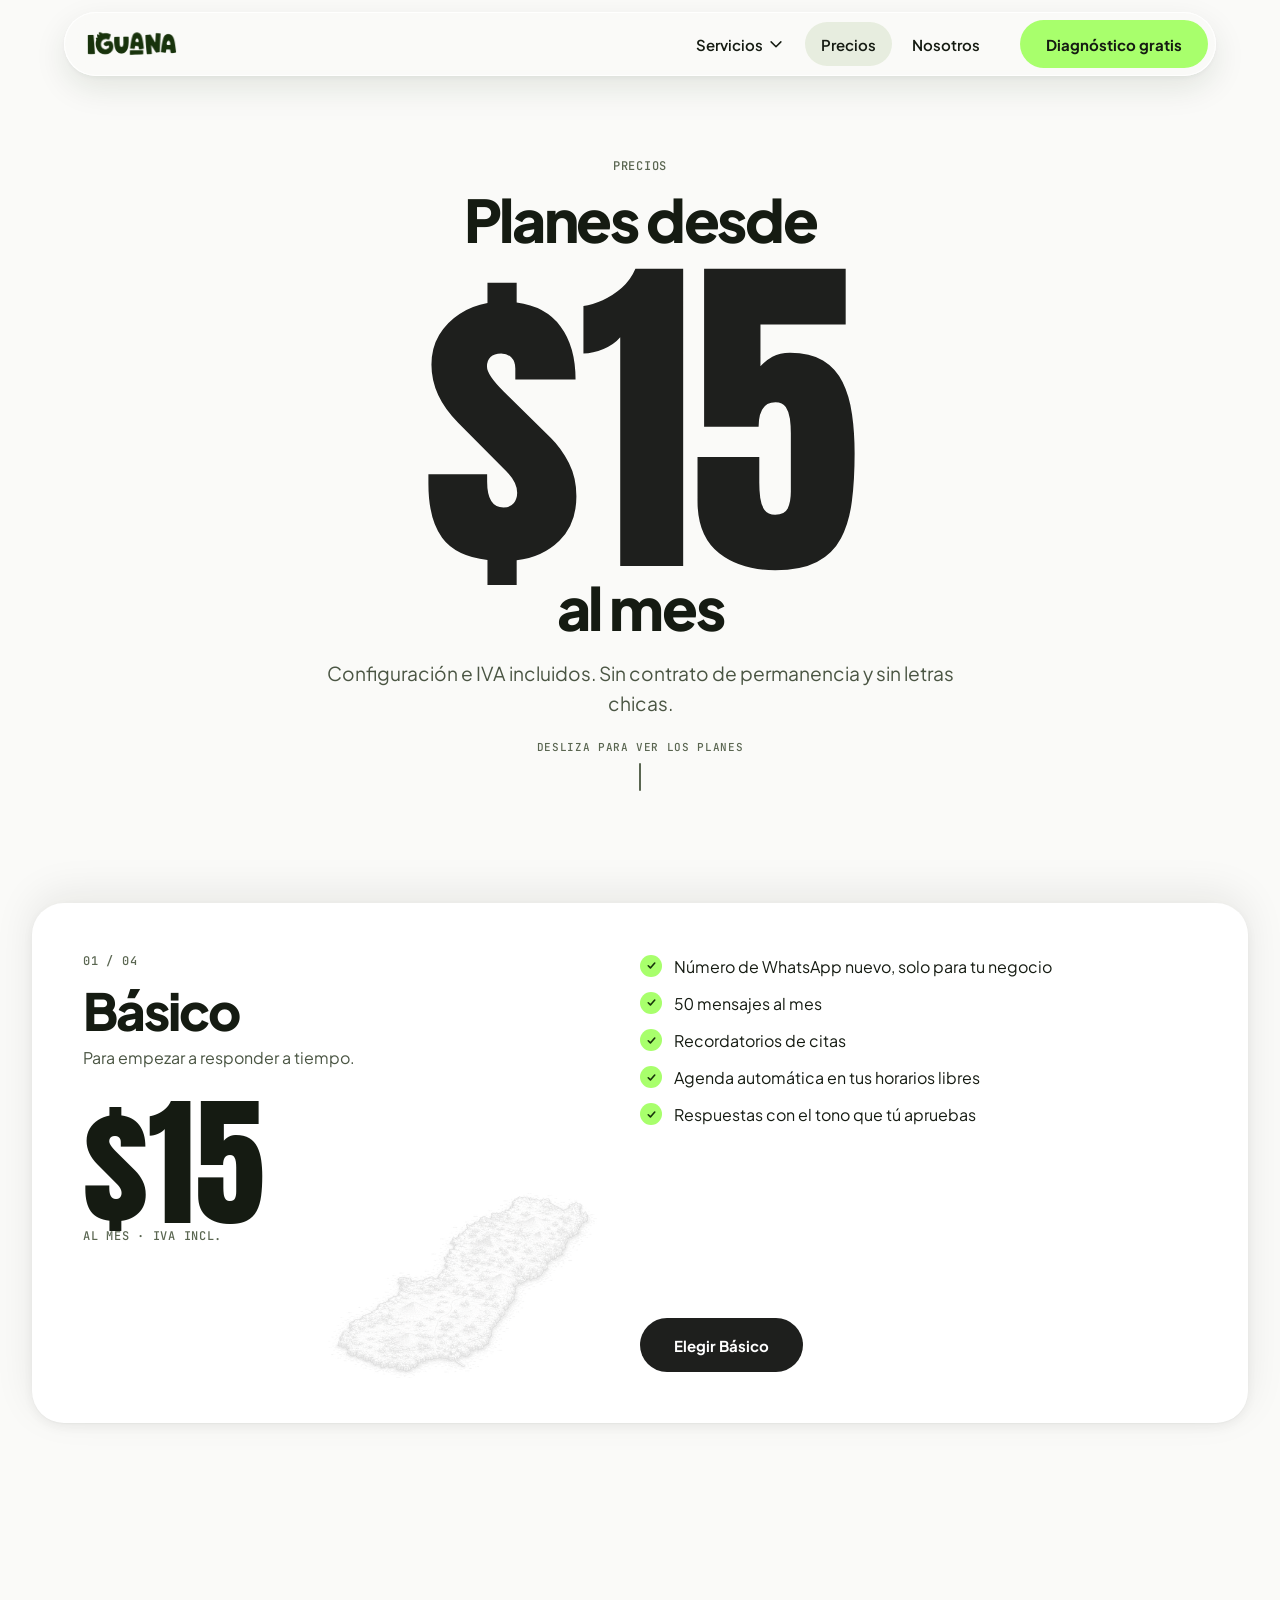
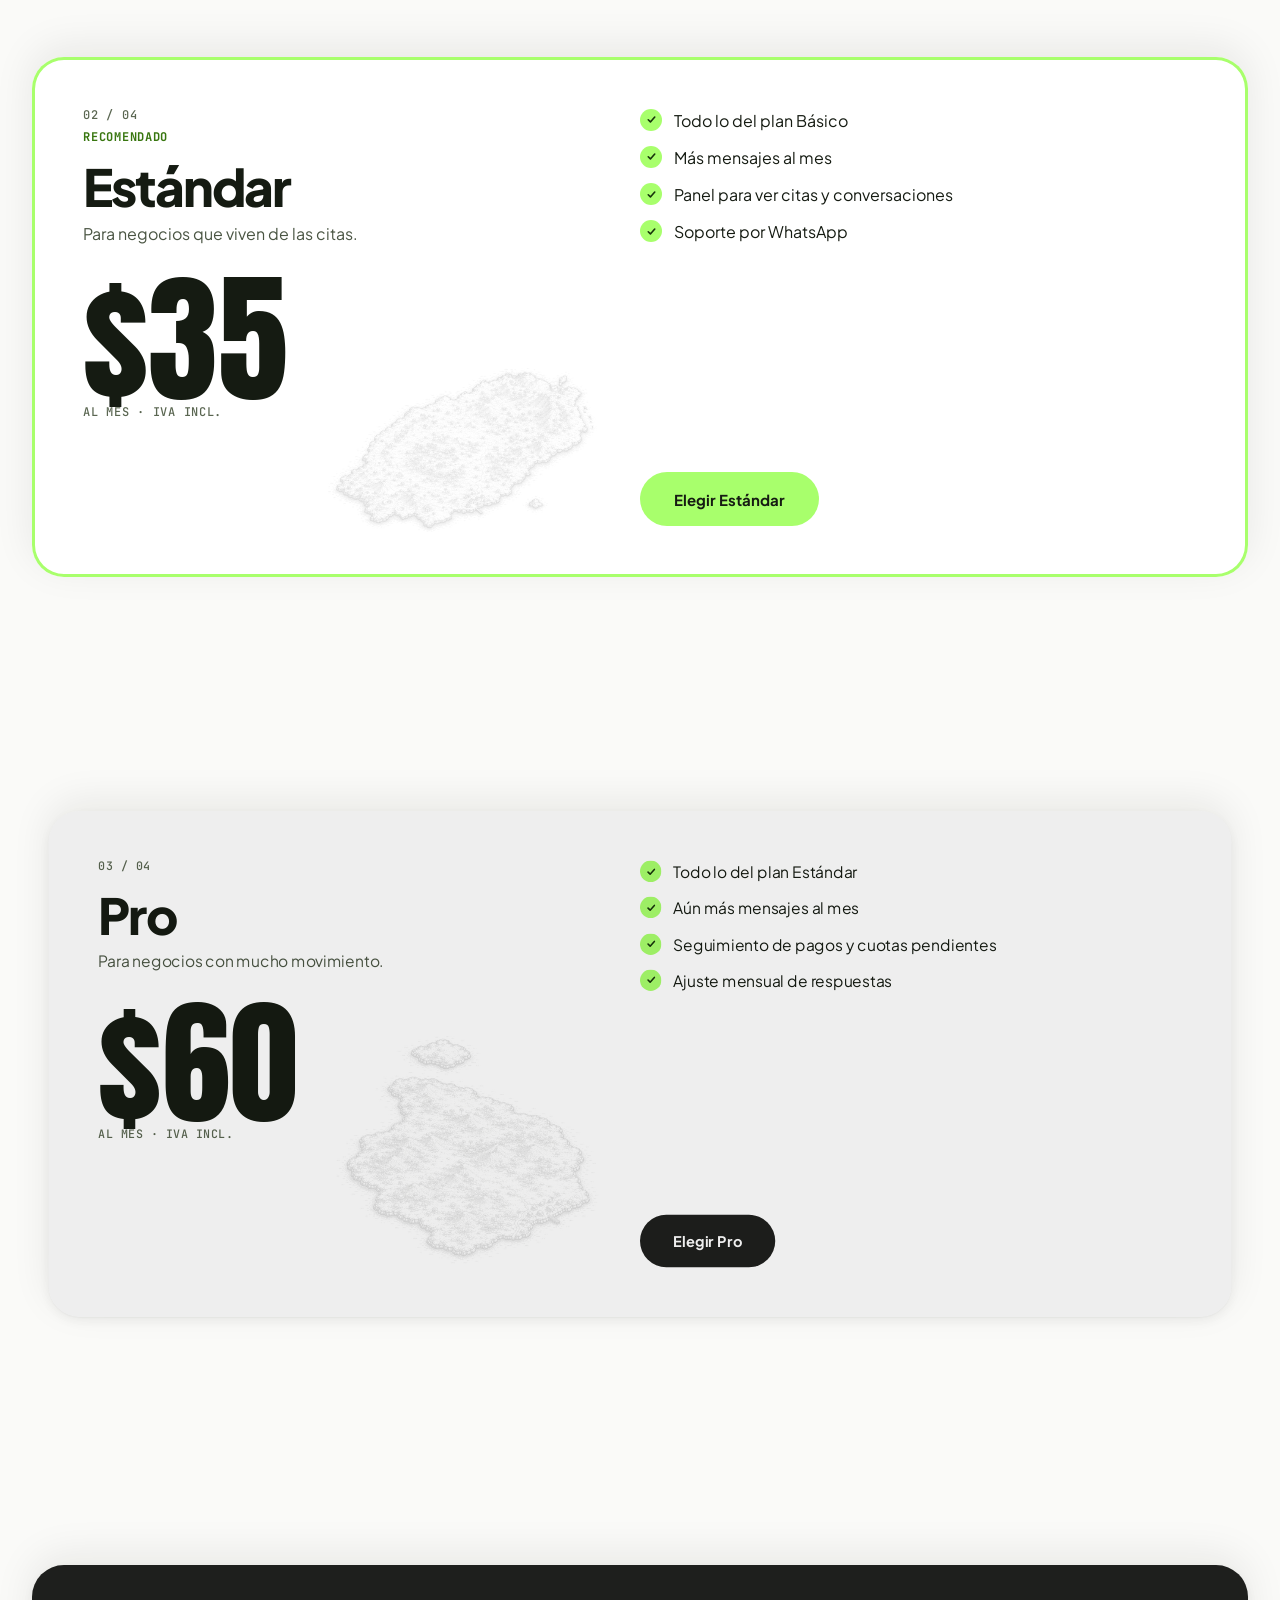
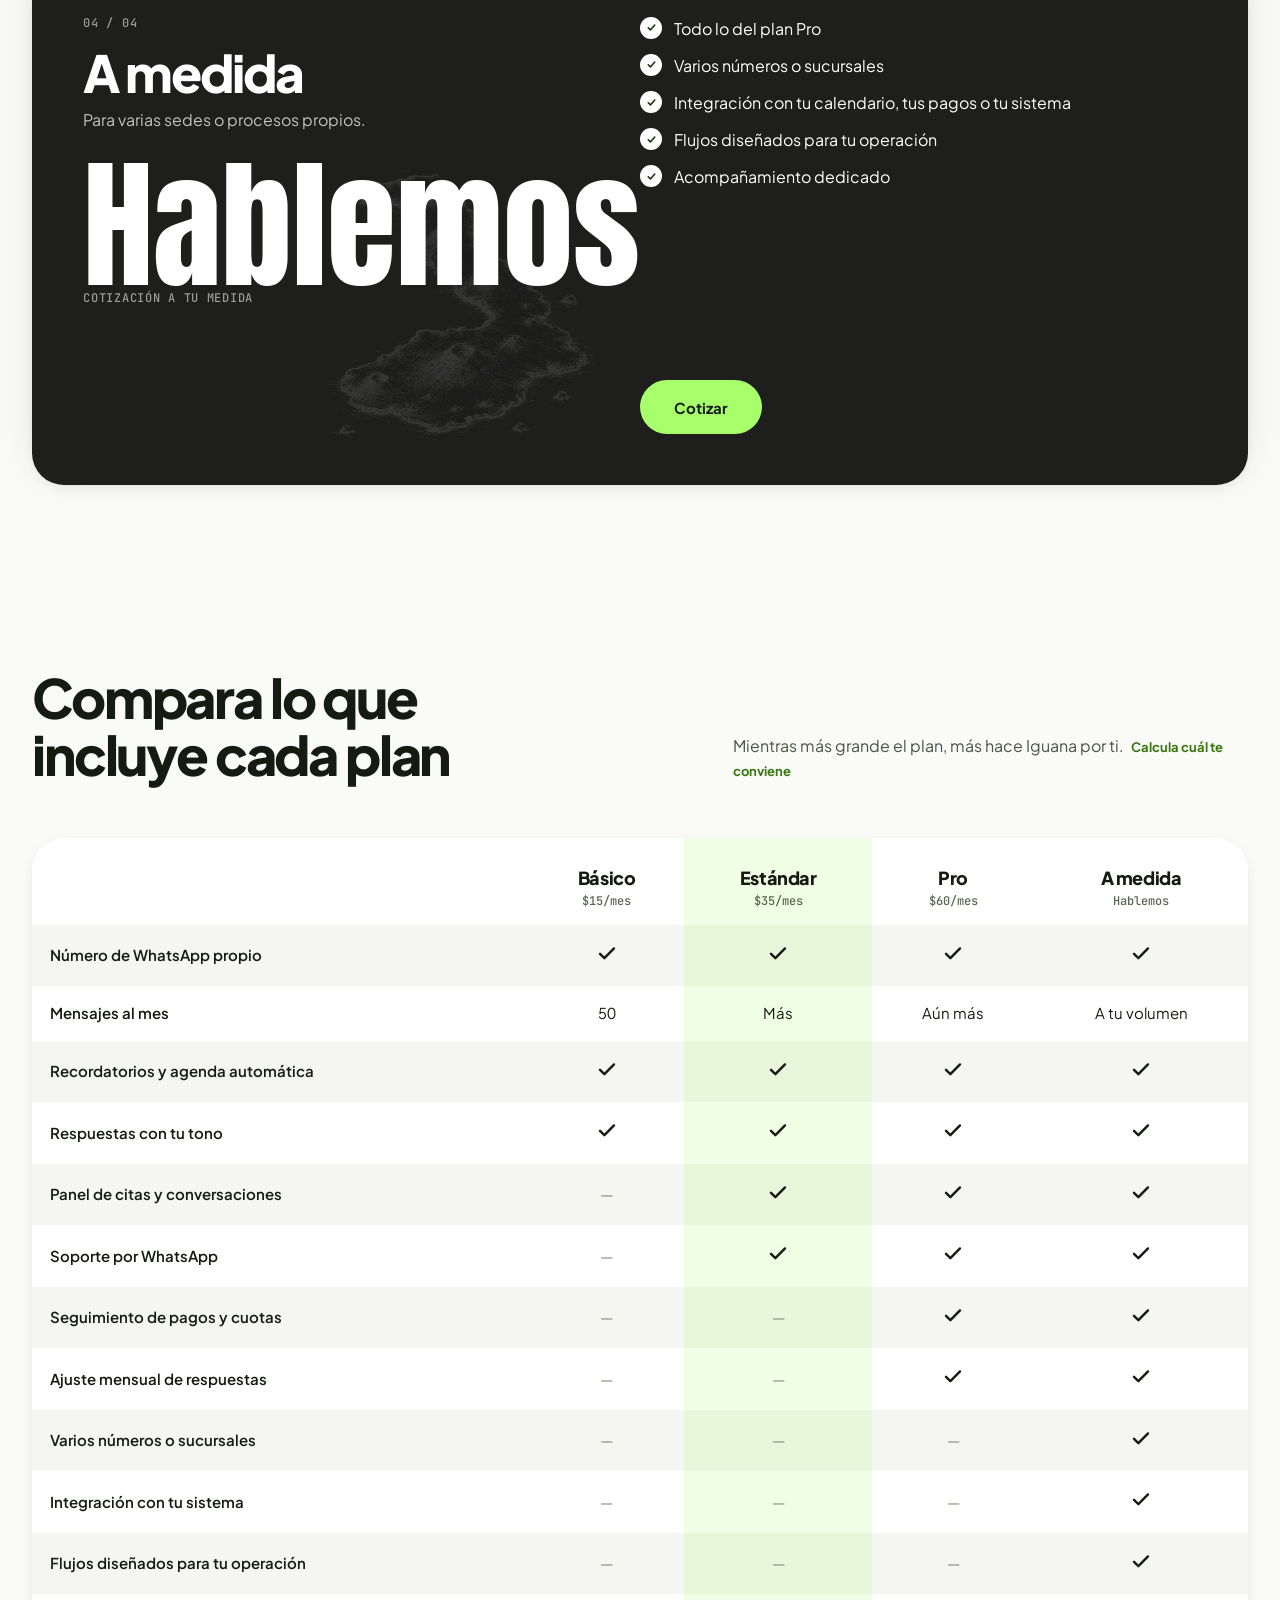
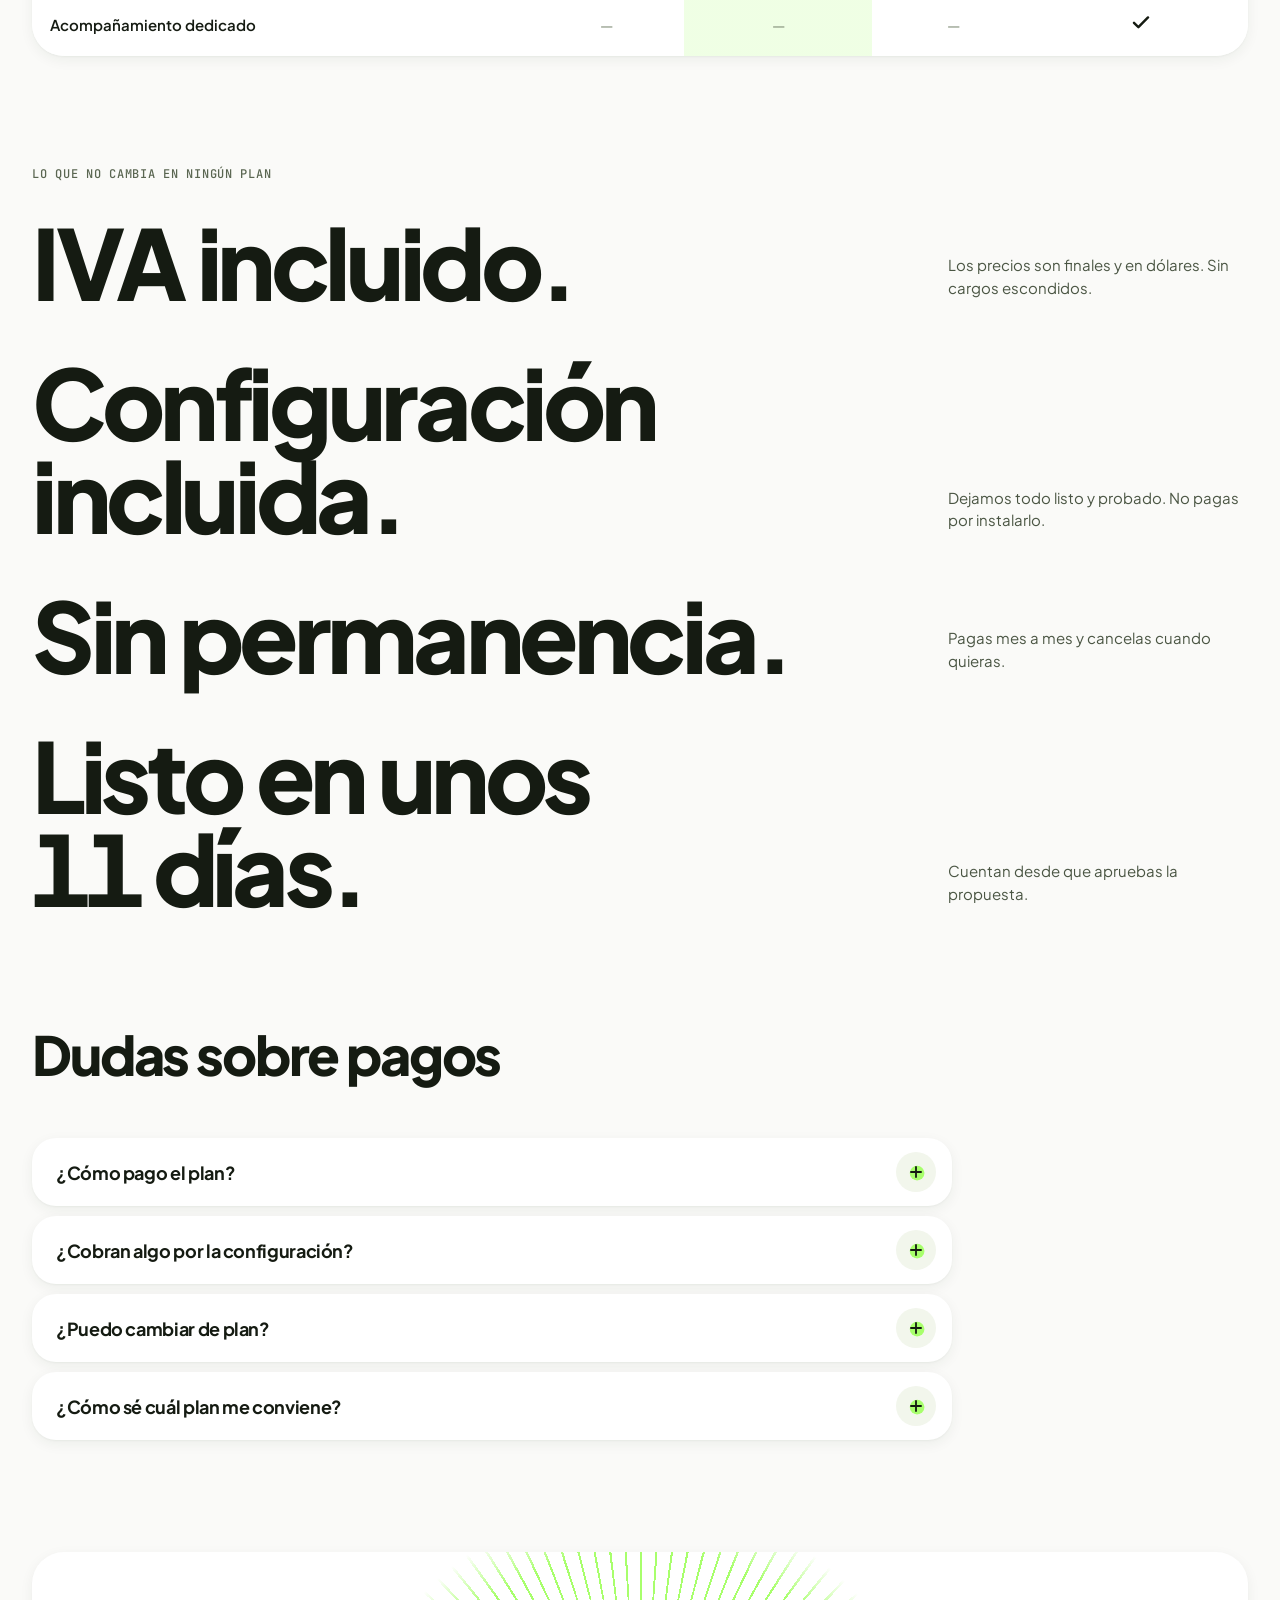
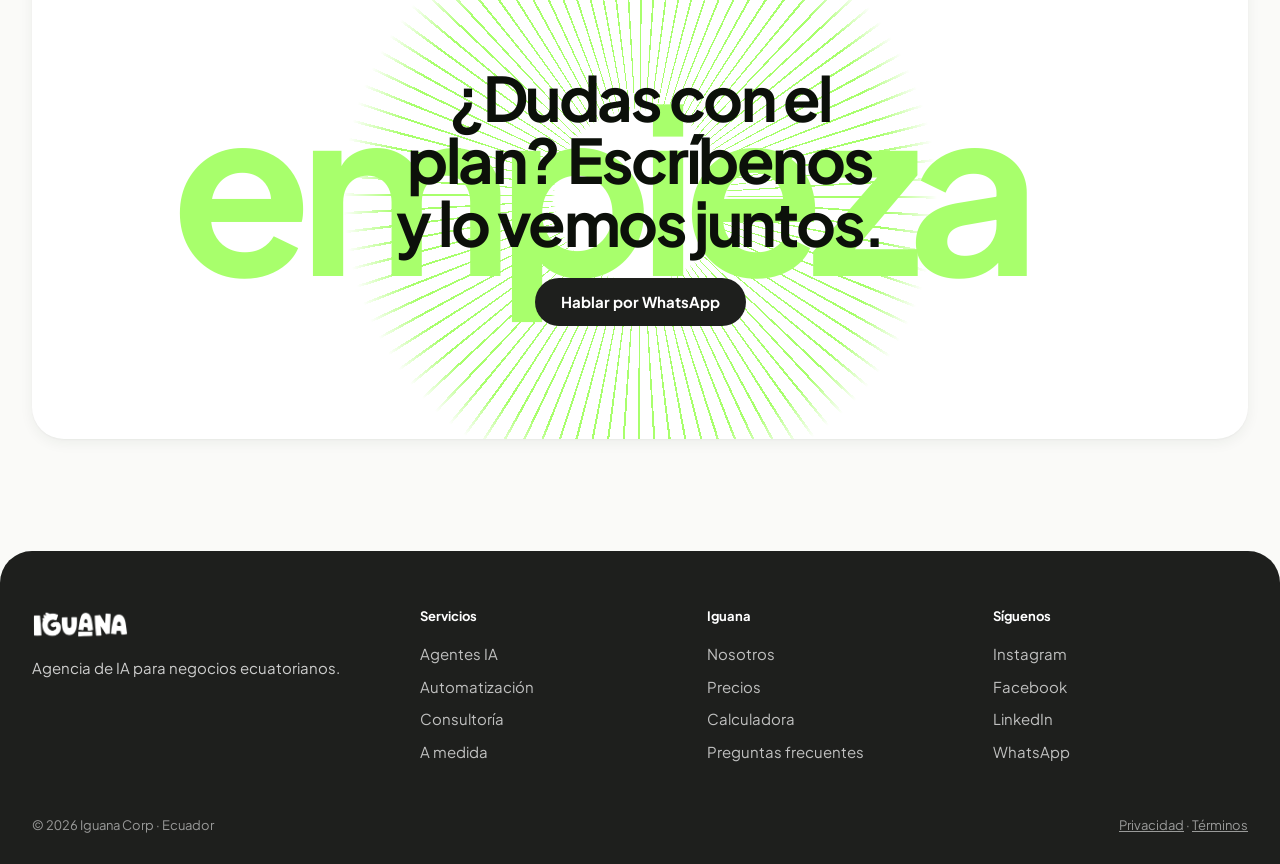
<file: v2/precios.html>
<!doctype html>
<html lang="es">
<head>
<meta charset="utf-8">
<meta name="viewport" content="width=device-width, initial-scale=1, viewport-fit=cover">
<title>Precios · Iguana</title>
<meta name="claude:viewport-fit-sides" content="cover">
<meta name="description" content="Planes de Iguana desde $15 al mes. IVA y configuración incluidos, sin permanencia.">
<meta name="robots" content="noindex">
<meta name="theme-color" content="#FAFAF8">
<link rel="icon" href="../favicon.ico">
<link rel="preconnect" href="https://fonts.googleapis.com">
<link rel="preconnect" href="https://fonts.gstatic.com" crossorigin>
<link rel="stylesheet" href="https://fonts.googleapis.com/css2?family=Plus+Jakarta+Sans:wght@400;500;600;700;800&family=JetBrains+Mono:wght@400;500;700&family=Anton&display=swap">
<link rel="stylesheet" href="css/tokens.css">
<link rel="stylesheet" href="css/base.css">
<link rel="stylesheet" href="css/inicio.css">
<link rel="stylesheet" href="css/motion.css">
<link rel="stylesheet" href="css/pages.css">
</head>
<body class="ig-root page-precios">

<header class="nav" id="nav" data-solid>
  <div class="nav__bar">
    <a class="nav__logo" href="index.html" aria-label="Iguana, inicio">
      <img class="nav__logo-light" src="img/logo-blanco.webp" alt="Iguana" width="107" height="40">
      <img class="nav__logo-dark" src="img/logo-oscuro.webp" alt="" width="107" height="40">
    </a>
    <nav class="nav__links" aria-label="Principal">
      <div class="nav__drop">
        <button class="nav__link" type="button" aria-expanded="false" aria-controls="menu-servicios" id="btn-servicios">
          Servicios <svg class="ig-icon ig-icon--sm" aria-hidden="true"><use href="#i-chevron-down"/></svg>
        </button>
        <div class="nav__menu" id="menu-servicios" hidden>
          <a href="servicios.html#agentes-ia"><svg class="ig-icon" aria-hidden="true"><use href="#i-bot"/></svg><span><b>Agentes IA</b><small>WhatsApp, agenda y atención</small></span></a>
          <a href="servicios.html#automatizacion"><svg class="ig-icon" aria-hidden="true"><use href="#i-refresh"/></svg><span><b>Automatización</b><small>Lo repetitivo, fuera de tu día</small></span></a>
          <a href="servicios.html#consultoria"><svg class="ig-icon" aria-hidden="true"><use href="#i-trend"/></svg><span><b>Consultoría</b><small>Por dónde empezar con IA</small></span></a>
          <a href="servicios.html#a-medida"><svg class="ig-icon" aria-hidden="true"><use href="#i-sliders"/></svg><span><b>A medida</b><small>Integraciones y flujos propios</small></span></a>
        </div>
      </div>
      <a class="nav__link" href="precios.html" aria-current="page">Precios</a>
      <a class="nav__link" href="nosotros.html">Nosotros</a>
    </nav>
    <a class="btn-cta nav__cta" href="https://wa.me/593959420676?text=Hola%20Iguana%2C%20quiero%20mi%20diagn%C3%B3stico%20gratis" target="_blank" rel="noopener">
      Diagnóstico gratis
    </a>
    <button class="nav__burger" type="button" aria-expanded="false" aria-controls="sheet" aria-label="Abrir menú">
      <span></span><span></span>
    </button>
  </div>
  <div class="sheet" id="sheet" hidden>
    <a href="servicios.html#agentes-ia">Agentes IA</a>
    <a href="servicios.html#automatizacion">Automatización</a>
    <a href="servicios.html#consultoria">Consultoría</a>
    <a href="servicios.html#a-medida">A medida</a>
    <a href="precios.html">Precios</a>
    <a href="nosotros.html">Nosotros</a>
    <a class="btn-cta" href="https://wa.me/593959420676?text=Hola%20Iguana%2C%20quiero%20mi%20diagn%C3%B3stico%20gratis" target="_blank" rel="noopener">Diagnóstico gratis</a>
  </div>
</header>

<main id="top">

  <section class="wrap phero" data-progress="exit" aria-labelledby="h1">
    <p class="kicker">Precios</p>
    <h1 id="h1" class="phero__title"><span>Planes desde</span> <b class="phero__big">$15</b> <span>al mes</span></h1>
    <p class="phero__lead">Configuración e IVA incluidos. Sin contrato de permanencia y sin letras chicas.</p>
    <p class="scroll-cue scroll-cue--dark" aria-hidden="true">Desliza para ver los planes</p>
  </section>

  <section class="wrap deck" id="planes" aria-label="Planes">
      <article class="deck__card" style="--i:0" data-progress="stack">
        <div class="deck__head">
          <img class="deck__isla" src="img/grabados/isla-sancristobal.webp" alt="" loading="lazy">
          <p class="deck__n">01 / 04</p>
          
          <h3>Básico</h3>
          <p class="deck__who">Para empezar a responder a tiempo.</p>
          <p class="deck__price"><b>$15</b><span>al mes · IVA incl.</span></p>
        </div>
        <div class="deck__body">
          <ul class="checks"><li>Número de WhatsApp nuevo, solo para tu negocio</li><li>50 mensajes al mes</li><li>Recordatorios de citas</li><li>Agenda automática en tus horarios libres</li><li>Respuestas con el tono que tú apruebas</li></ul>
          <a class="btn-dark" href="https://wa.me/593959420676?text=Hola%20Iguana%2C%20me%20interesa%20el%20plan%20B%C3%A1sico" target="_blank" rel="noopener">Elegir Básico</a>
        </div>
      </article>
      <article class="deck__card deck__card--hi" style="--i:1" data-progress="stack">
        <div class="deck__head">
          <img class="deck__isla" src="img/grabados/isla-santiago.webp" alt="" loading="lazy">
          <p class="deck__n">02 / 04</p>
          <p class="deck__badge">Recomendado</p>
          <h3>Estándar</h3>
          <p class="deck__who">Para negocios que viven de las citas.</p>
          <p class="deck__price"><b>$35</b><span>al mes · IVA incl.</span></p>
        </div>
        <div class="deck__body">
          <ul class="checks"><li>Todo lo del plan Básico</li><li>Más mensajes al mes</li><li>Panel para ver citas y conversaciones</li><li>Soporte por WhatsApp</li></ul>
          <a class="btn-cta" href="https://wa.me/593959420676?text=Hola%20Iguana%2C%20me%20interesa%20el%20plan%20Est%C3%A1ndar" target="_blank" rel="noopener">Elegir Estándar</a>
        </div>
      </article>
      <article class="deck__card" style="--i:2" data-progress="stack">
        <div class="deck__head">
          <img class="deck__isla" src="img/grabados/isla-santacruz.webp" alt="" loading="lazy">
          <p class="deck__n">03 / 04</p>
          
          <h3>Pro</h3>
          <p class="deck__who">Para negocios con mucho movimiento.</p>
          <p class="deck__price"><b>$60</b><span>al mes · IVA incl.</span></p>
        </div>
        <div class="deck__body">
          <ul class="checks"><li>Todo lo del plan Estándar</li><li>Aún más mensajes al mes</li><li>Seguimiento de pagos y cuotas pendientes</li><li>Ajuste mensual de respuestas</li></ul>
          <a class="btn-dark" href="https://wa.me/593959420676?text=Hola%20Iguana%2C%20me%20interesa%20el%20plan%20Pro" target="_blank" rel="noopener">Elegir Pro</a>
        </div>
      </article>
      <article class="deck__card deck__card--dark" style="--i:3" data-progress="stack">
        <div class="deck__head">
          <img class="deck__isla" src="img/grabados/isla-isabela.webp" alt="" loading="lazy">
          <p class="deck__n">04 / 04</p>
          
          <h3>A medida</h3>
          <p class="deck__who">Para varias sedes o procesos propios.</p>
          <p class="deck__price"><b>Hablemos</b><span>cotización a tu medida</span></p>
        </div>
        <div class="deck__body">
          <ul class="checks"><li>Todo lo del plan Pro</li><li>Varios números o sucursales</li><li>Integración con tu calendario, tus pagos o tu sistema</li><li>Flujos diseñados para tu operación</li><li>Acompañamiento dedicado</li></ul>
          <a class="btn-cta" href="https://wa.me/593959420676?text=Hola%20Iguana%2C%20quiero%20algo%20a%20medida" target="_blank" rel="noopener">Cotizar</a>
        </div>
      </article>
  </section>

  <section class="wrap" id="comparativa" aria-labelledby="cmp-t">
    <div class="sec-head sec-head--split" data-reveal>
      <h2 id="cmp-t">Compara lo que incluye cada plan</h2>
      <p>Mientras más grande el plan, más hace Iguana por ti. <a class="ig-link" href="index.html#calculadora">Calcula cuál te conviene</a></p>
    </div>
    <div class="cmp-wrap" data-reveal>
      <div class="cmp" tabindex="0" role="region" aria-label="Comparativa de planes">
        <table>
          <thead><tr><td></td><th scope="col">Básico<small>$15/mes</small></th><th scope="col" class="is-hi">Estándar<small>$35/mes</small></th><th scope="col">Pro<small>$60/mes</small></th><th scope="col">A medida<small>Hablemos</small></th></tr></thead>
          <tbody><tr><th scope="row">Número de WhatsApp propio</th><td><svg class="ig-icon" role="img" aria-label="Incluido"><use href="#i-check"/></svg></td><td class="is-hi"><svg class="ig-icon" role="img" aria-label="Incluido"><use href="#i-check"/></svg></td><td><svg class="ig-icon" role="img" aria-label="Incluido"><use href="#i-check"/></svg></td><td><svg class="ig-icon" role="img" aria-label="Incluido"><use href="#i-check"/></svg></td></tr><tr><th scope="row">Mensajes al mes</th><td>50</td><td class="is-hi">Más</td><td>Aún más</td><td>A tu volumen</td></tr><tr><th scope="row">Recordatorios y agenda automática</th><td><svg class="ig-icon" role="img" aria-label="Incluido"><use href="#i-check"/></svg></td><td class="is-hi"><svg class="ig-icon" role="img" aria-label="Incluido"><use href="#i-check"/></svg></td><td><svg class="ig-icon" role="img" aria-label="Incluido"><use href="#i-check"/></svg></td><td><svg class="ig-icon" role="img" aria-label="Incluido"><use href="#i-check"/></svg></td></tr><tr><th scope="row">Respuestas con tu tono</th><td><svg class="ig-icon" role="img" aria-label="Incluido"><use href="#i-check"/></svg></td><td class="is-hi"><svg class="ig-icon" role="img" aria-label="Incluido"><use href="#i-check"/></svg></td><td><svg class="ig-icon" role="img" aria-label="Incluido"><use href="#i-check"/></svg></td><td><svg class="ig-icon" role="img" aria-label="Incluido"><use href="#i-check"/></svg></td></tr><tr><th scope="row">Panel de citas y conversaciones</th><td><span class="cmp__no" role="img" aria-label="No incluido">—</span></td><td class="is-hi"><svg class="ig-icon" role="img" aria-label="Incluido"><use href="#i-check"/></svg></td><td><svg class="ig-icon" role="img" aria-label="Incluido"><use href="#i-check"/></svg></td><td><svg class="ig-icon" role="img" aria-label="Incluido"><use href="#i-check"/></svg></td></tr><tr><th scope="row">Soporte por WhatsApp</th><td><span class="cmp__no" role="img" aria-label="No incluido">—</span></td><td class="is-hi"><svg class="ig-icon" role="img" aria-label="Incluido"><use href="#i-check"/></svg></td><td><svg class="ig-icon" role="img" aria-label="Incluido"><use href="#i-check"/></svg></td><td><svg class="ig-icon" role="img" aria-label="Incluido"><use href="#i-check"/></svg></td></tr><tr><th scope="row">Seguimiento de pagos y cuotas</th><td><span class="cmp__no" role="img" aria-label="No incluido">—</span></td><td class="is-hi"><span class="cmp__no" role="img" aria-label="No incluido">—</span></td><td><svg class="ig-icon" role="img" aria-label="Incluido"><use href="#i-check"/></svg></td><td><svg class="ig-icon" role="img" aria-label="Incluido"><use href="#i-check"/></svg></td></tr><tr><th scope="row">Ajuste mensual de respuestas</th><td><span class="cmp__no" role="img" aria-label="No incluido">—</span></td><td class="is-hi"><span class="cmp__no" role="img" aria-label="No incluido">—</span></td><td><svg class="ig-icon" role="img" aria-label="Incluido"><use href="#i-check"/></svg></td><td><svg class="ig-icon" role="img" aria-label="Incluido"><use href="#i-check"/></svg></td></tr><tr><th scope="row">Varios números o sucursales</th><td><span class="cmp__no" role="img" aria-label="No incluido">—</span></td><td class="is-hi"><span class="cmp__no" role="img" aria-label="No incluido">—</span></td><td><span class="cmp__no" role="img" aria-label="No incluido">—</span></td><td><svg class="ig-icon" role="img" aria-label="Incluido"><use href="#i-check"/></svg></td></tr><tr><th scope="row">Integración con tu sistema</th><td><span class="cmp__no" role="img" aria-label="No incluido">—</span></td><td class="is-hi"><span class="cmp__no" role="img" aria-label="No incluido">—</span></td><td><span class="cmp__no" role="img" aria-label="No incluido">—</span></td><td><svg class="ig-icon" role="img" aria-label="Incluido"><use href="#i-check"/></svg></td></tr><tr><th scope="row">Flujos diseñados para tu operación</th><td><span class="cmp__no" role="img" aria-label="No incluido">—</span></td><td class="is-hi"><span class="cmp__no" role="img" aria-label="No incluido">—</span></td><td><span class="cmp__no" role="img" aria-label="No incluido">—</span></td><td><svg class="ig-icon" role="img" aria-label="Incluido"><use href="#i-check"/></svg></td></tr><tr><th scope="row">Acompañamiento dedicado</th><td><span class="cmp__no" role="img" aria-label="No incluido">—</span></td><td class="is-hi"><span class="cmp__no" role="img" aria-label="No incluido">—</span></td><td><span class="cmp__no" role="img" aria-label="No incluido">—</span></td><td><svg class="ig-icon" role="img" aria-label="Incluido"><use href="#i-check"/></svg></td></tr></tbody>
        </table>
      </div>
    </div>
    <p class="cmp-hint">Desliza la tabla para ver todos los planes</p>
  </section>

  <section class="wrap rules" id="condiciones" aria-labelledby="cond-t">
    <h2 class="kicker" id="cond-t">Lo que no cambia en ningún plan</h2>
    <ul class="rules__list">
      <li class="rule" data-progress><p class="rule__big" data-words>IVA incluido.</p><p class="rule__note">Los precios son finales y en dólares. Sin cargos escondidos.</p></li>
      <li class="rule" data-progress><p class="rule__big" data-words>Configuración incluida.</p><p class="rule__note">Dejamos todo listo y probado. No pagas por instalarlo.</p></li>
      <li class="rule" data-progress><p class="rule__big" data-words>Sin permanencia.</p><p class="rule__note">Pagas mes a mes y cancelas cuando quieras.</p></li>
      <li class="rule" data-progress><p class="rule__big" data-words>Listo en unos 11 días.</p><p class="rule__note">Cuentan desde que apruebas la propuesta.</p></li>
    </ul>
  </section>

  <section class="wrap faq" id="faq" aria-labelledby="faq-t">
    <div class="sec-head" data-reveal><h2 id="faq-t">Dudas sobre pagos</h2></div>
    <div class="faq__list"><details class="qa" data-reveal style="--d:0"><summary>¿Cómo pago el plan?<svg class="ig-icon" aria-hidden="true"><use href="#i-plus"/></svg></summary><p>Mes a mes, en dólares y con el IVA incluido. Te explicamos la forma de pago cuando apruebes la propuesta.</p></details><details class="qa" data-reveal style="--d:1"><summary>¿Cobran algo por la configuración?<svg class="ig-icon" aria-hidden="true"><use href="#i-plus"/></svg></summary><p>No. La configuración y las pruebas están incluidas en todos los planes.</p></details><details class="qa" data-reveal style="--d:2"><summary>¿Puedo cambiar de plan?<svg class="ig-icon" aria-hidden="true"><use href="#i-plus"/></svg></summary><p>Sí. Si tu negocio crece o necesitas menos, nos escribes por WhatsApp y lo ajustamos.</p></details><details class="qa" data-reveal style="--d:3"><summary>¿Cómo sé cuál plan me conviene?<svg class="ig-icon" aria-hidden="true"><use href="#i-plus"/></svg></summary><p>Usa la calculadora del Inicio: con tus tareas de cada día te decimos cuántas horas recuperas y qué plan encaja. En el diagnóstico gratis lo confirmamos contigo.</p></details></div>
  </section>

  <section class="wrap" id="cta-final">
    <div class="cta" data-progress>
      <p class="cta__word cta__word--long" aria-hidden="true">empieza</p>
      <div class="cta__copy">
        <h2>¿Dudas con el plan? Escríbenos y lo vemos juntos.</h2>
        <a class="btn-dark" href="https://wa.me/593959420676?text=Hola%20Iguana%2C%20tengo%20dudas%20sobre%20los%20planes" target="_blank" rel="noopener">Hablar por WhatsApp</a>
      </div>
    </div>
  </section>
</main>

<footer class="footer">
  <div class="wrap footer__grid">
    <div class="footer__brand">
      <img src="img/logo-blanco.webp" alt="Iguana" width="107" height="40">
      <p>Agencia de IA para negocios ecuatorianos.</p>
    </div>
    <div>
      <h3>Servicios</h3>
      <a href="servicios.html#agentes-ia">Agentes IA</a>
      <a href="servicios.html#automatizacion">Automatización</a>
      <a href="servicios.html#consultoria">Consultoría</a>
      <a href="servicios.html#a-medida">A medida</a>
    </div>
    <div>
      <h3>Iguana</h3>
      <a href="nosotros.html">Nosotros</a>
      <a href="precios.html">Precios</a>
      <a href="index.html#calculadora">Calculadora</a>
      <a href="index.html#faq">Preguntas frecuentes</a>
    </div>
    <div>
      <h3>Síguenos</h3>
      <a href="https://www.instagram.com/iguana.ec" target="_blank" rel="noopener">Instagram</a>
      <a href="https://www.facebook.com/people/Iguana-Ec/61594253138914/" target="_blank" rel="noopener">Facebook</a>
      <a href="https://www.linkedin.com/company/iguanaec" target="_blank" rel="noopener">LinkedIn</a>
      <a href="https://wa.me/593959420676" target="_blank" rel="noopener">WhatsApp</a>
    </div>
  </div>
  <div class="wrap footer__legal">
    <span>© 2026 Iguana Corp · Ecuador</span>
    <span><a href="privacidad.html">Privacidad</a> · <a href="terminos.html">Términos</a></span>
  </div>
</footer>

<script src="js/icons.js"></script>
<script src="js/inicio.js"></script>
<script src="js/scroll.js"></script>
</body>
</html>
</file>
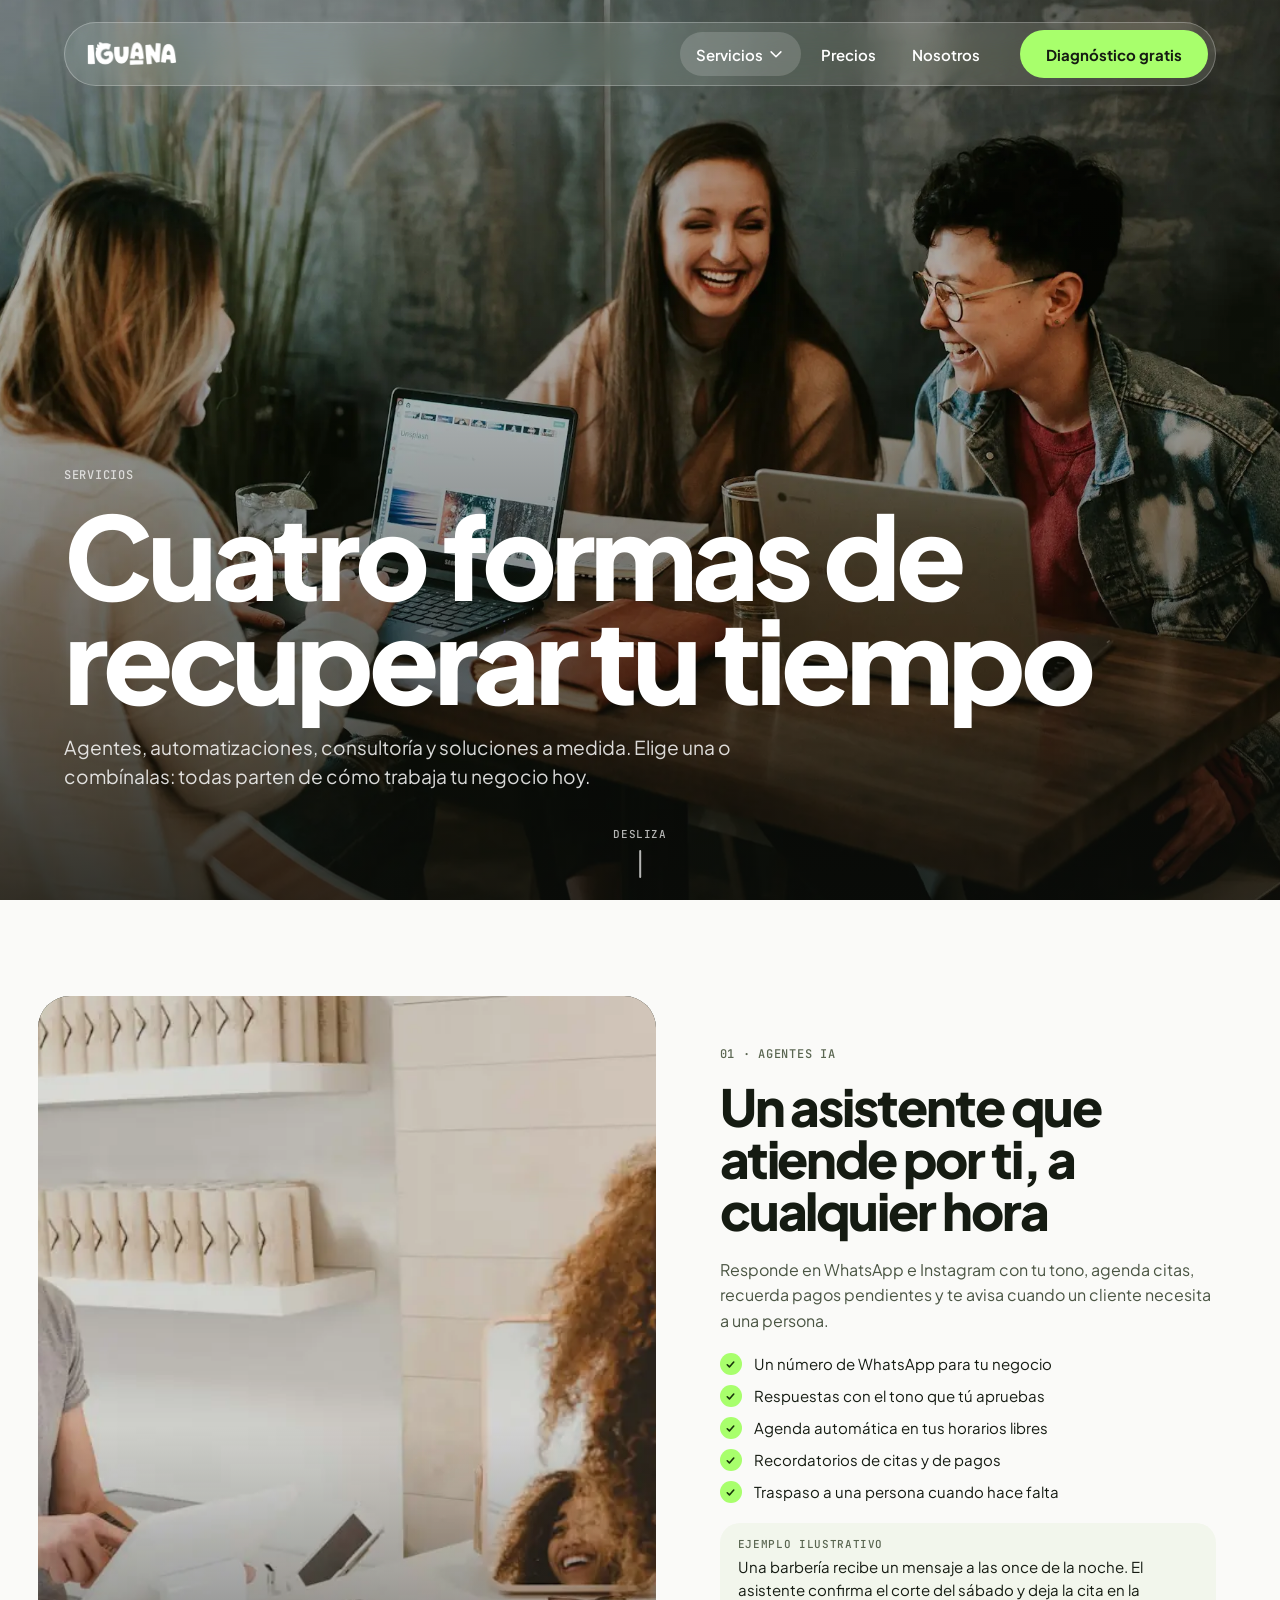
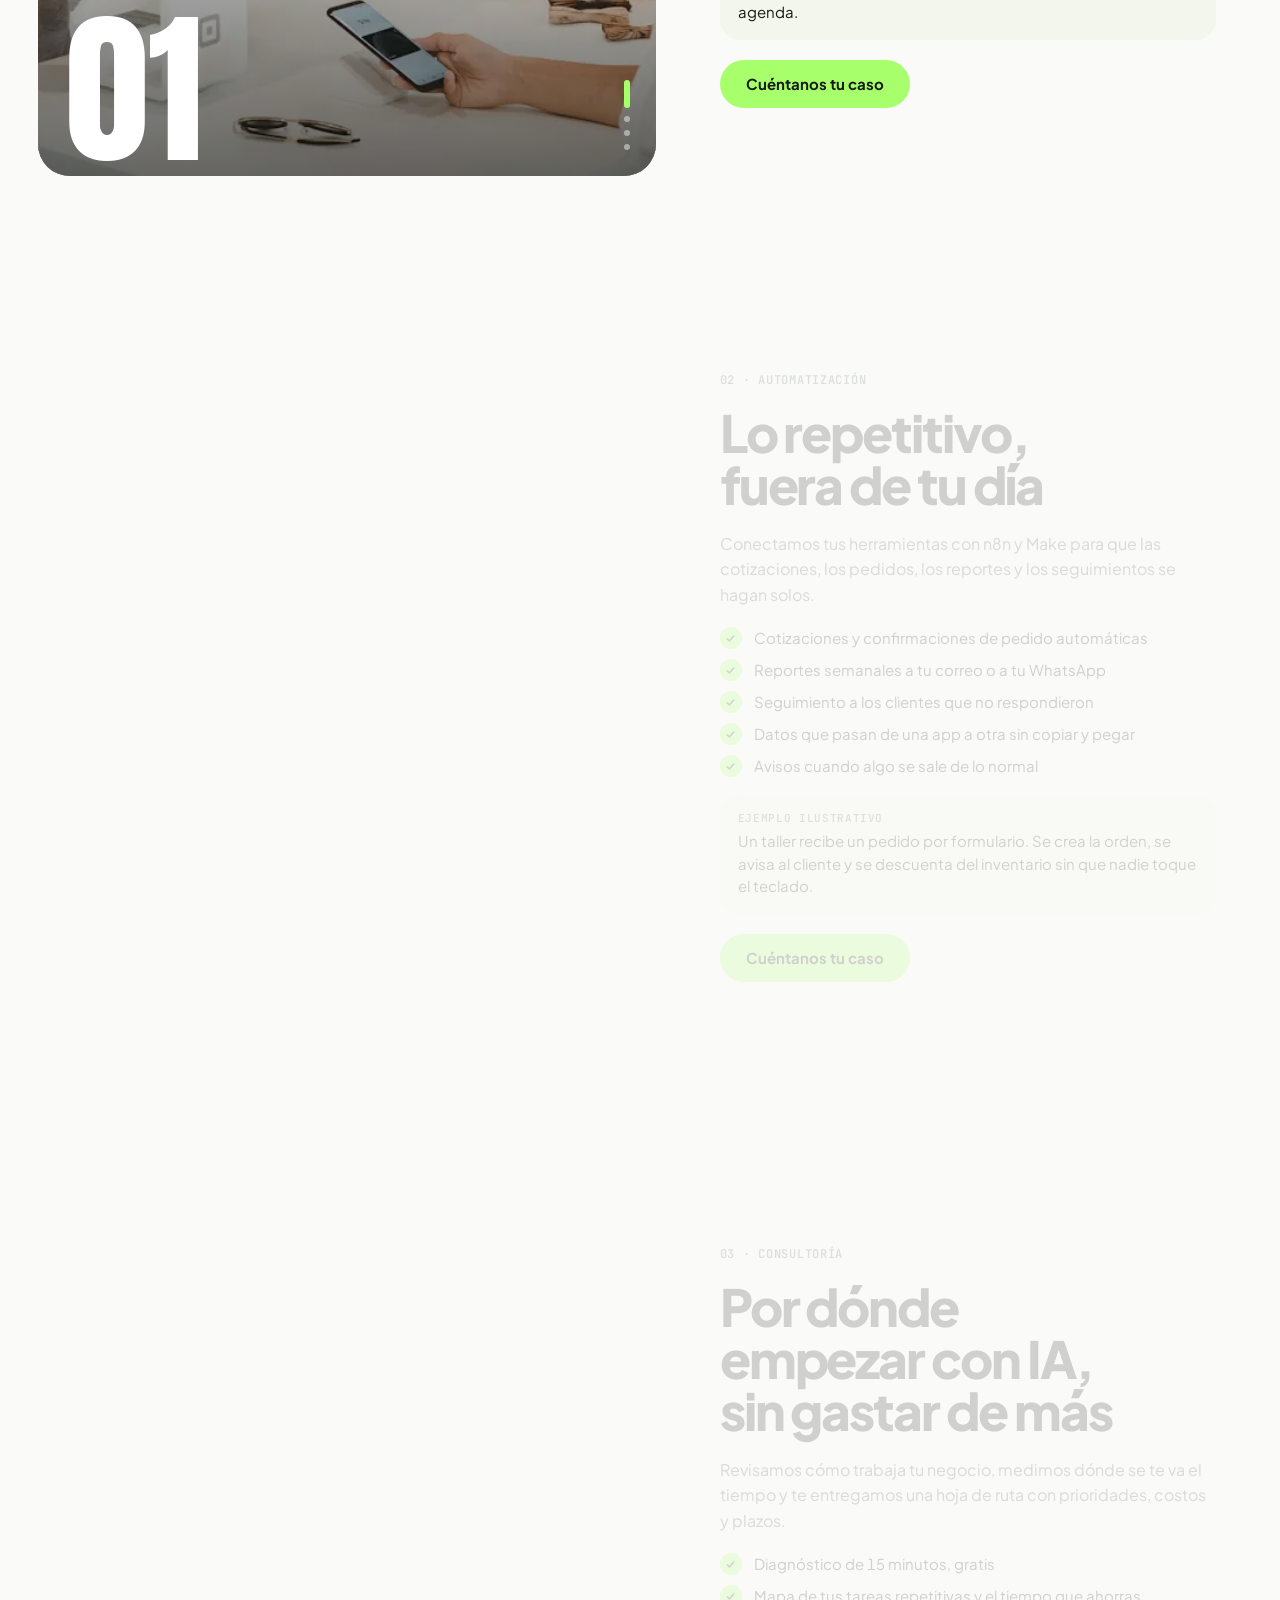
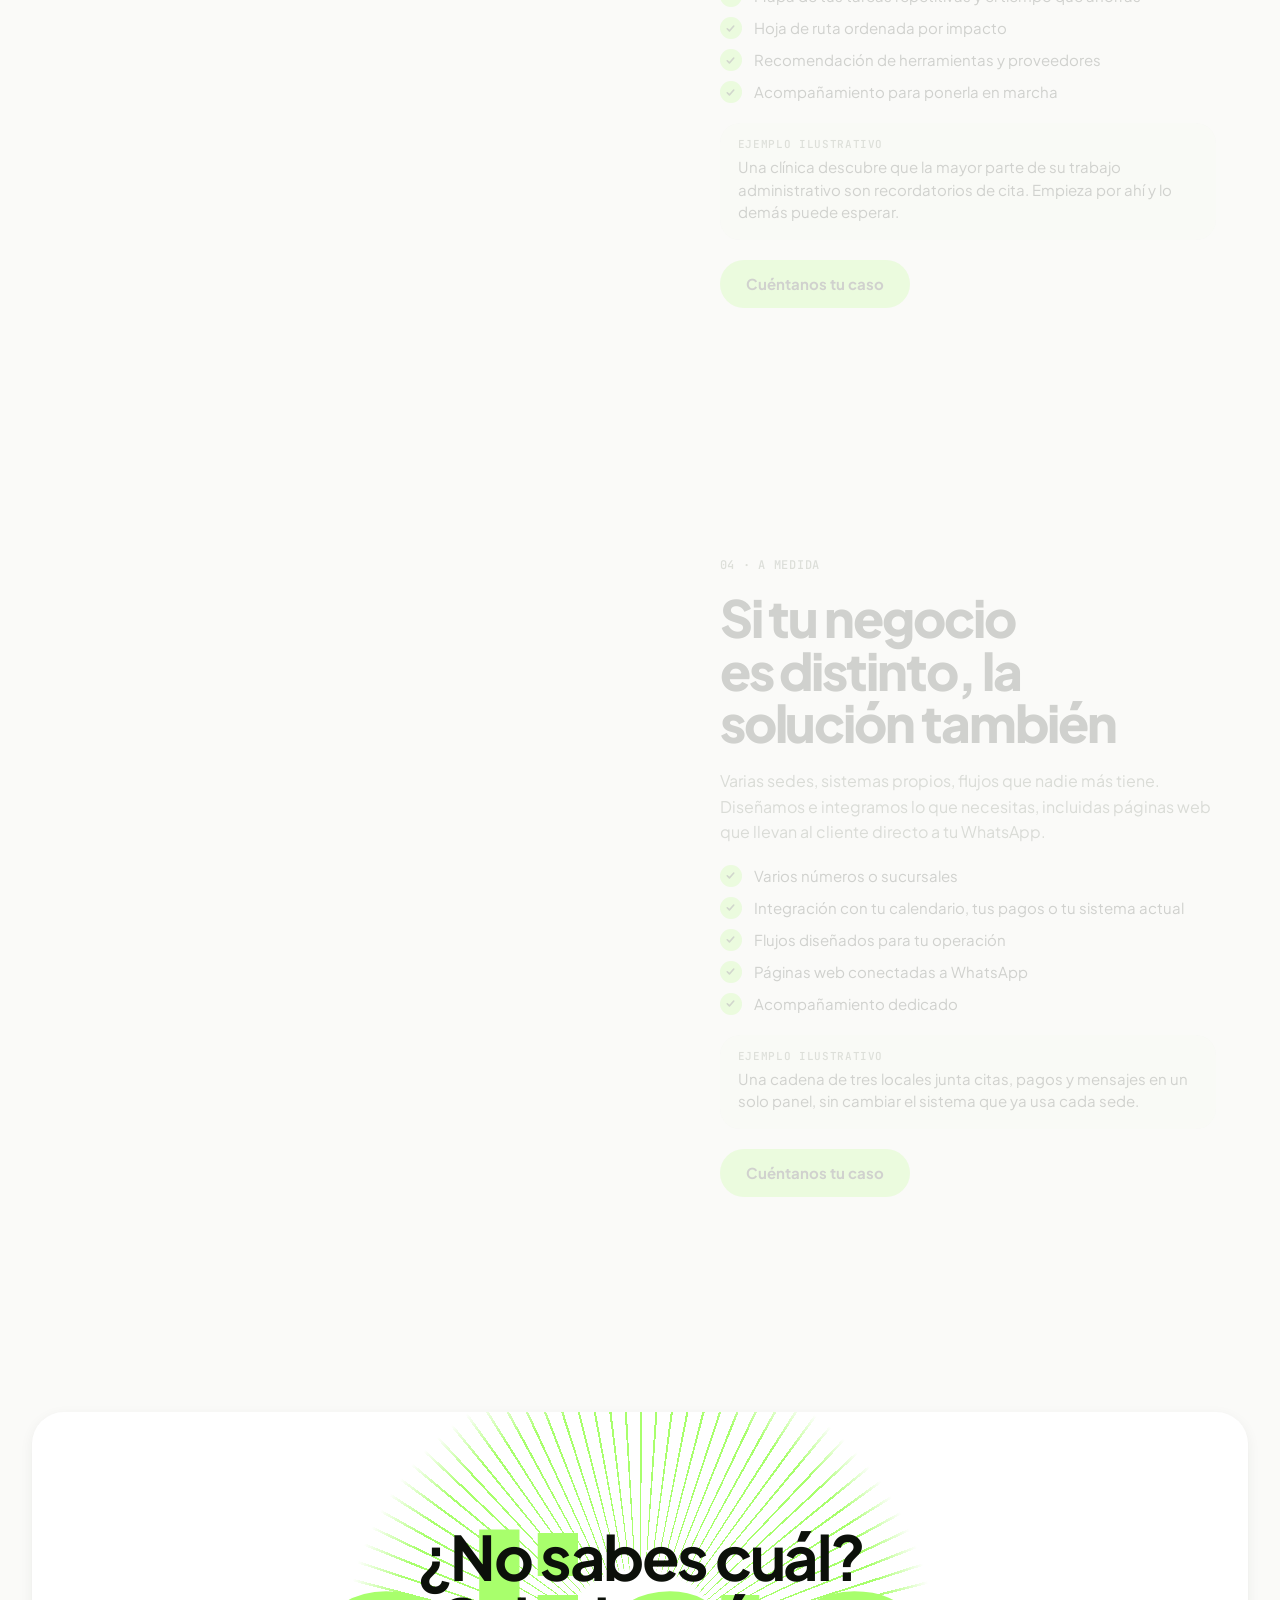
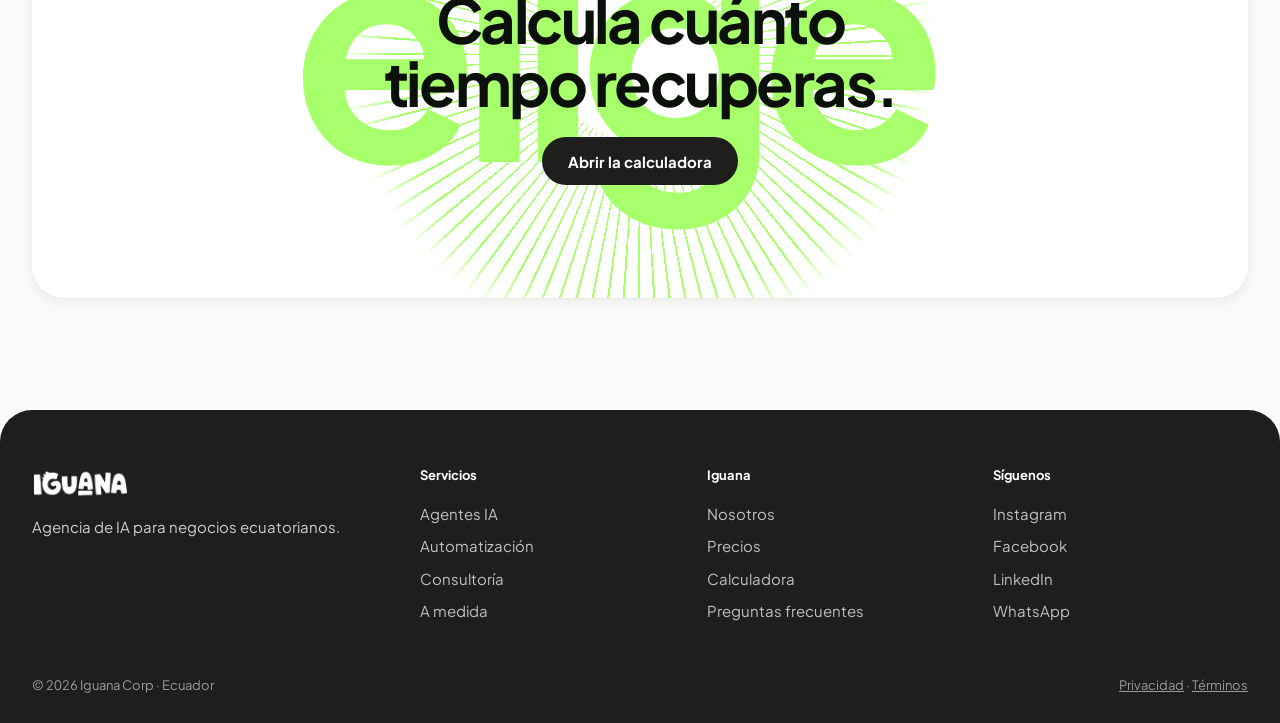
<file: v2/servicios.html>
<!doctype html>
<html lang="es">
<head>
<meta charset="utf-8">
<meta name="viewport" content="width=device-width, initial-scale=1, viewport-fit=cover">
<title>Servicios · Iguana</title>
<meta name="claude:viewport-fit-sides" content="cover">
<meta name="description" content="Agentes IA, automatización, consultoría y soluciones a medida para negocios del Ecuador.">
<meta name="robots" content="noindex">
<meta name="theme-color" content="#FAFAF8">
<link rel="icon" href="../favicon.ico">
<link rel="preconnect" href="https://fonts.googleapis.com">
<link rel="preconnect" href="https://fonts.gstatic.com" crossorigin>
<link rel="stylesheet" href="https://fonts.googleapis.com/css2?family=Plus+Jakarta+Sans:wght@400;500;600;700;800&family=JetBrains+Mono:wght@400;500;700&family=Anton&display=swap">
<link rel="stylesheet" href="css/tokens.css">
<link rel="stylesheet" href="css/base.css">
<link rel="stylesheet" href="css/inicio.css">
<link rel="stylesheet" href="css/motion.css">
<link rel="stylesheet" href="css/pages.css">
</head>
<body class="ig-root page-servicios">

<header class="nav" id="nav">
  <div class="nav__bar">
    <a class="nav__logo" href="index.html" aria-label="Iguana, inicio">
      <img class="nav__logo-light" src="img/logo-blanco.webp" alt="Iguana" width="107" height="40">
      <img class="nav__logo-dark" src="img/logo-oscuro.webp" alt="" width="107" height="40">
    </a>
    <nav class="nav__links" aria-label="Principal">
      <div class="nav__drop" data-current>
        <button class="nav__link" type="button" aria-expanded="false" aria-controls="menu-servicios" id="btn-servicios">
          Servicios <svg class="ig-icon ig-icon--sm" aria-hidden="true"><use href="#i-chevron-down"/></svg>
        </button>
        <div class="nav__menu" id="menu-servicios" hidden>
          <a href="servicios.html#agentes-ia"><svg class="ig-icon" aria-hidden="true"><use href="#i-bot"/></svg><span><b>Agentes IA</b><small>WhatsApp, agenda y atención</small></span></a>
          <a href="servicios.html#automatizacion"><svg class="ig-icon" aria-hidden="true"><use href="#i-refresh"/></svg><span><b>Automatización</b><small>Lo repetitivo, fuera de tu día</small></span></a>
          <a href="servicios.html#consultoria"><svg class="ig-icon" aria-hidden="true"><use href="#i-trend"/></svg><span><b>Consultoría</b><small>Por dónde empezar con IA</small></span></a>
          <a href="servicios.html#a-medida"><svg class="ig-icon" aria-hidden="true"><use href="#i-sliders"/></svg><span><b>A medida</b><small>Integraciones y flujos propios</small></span></a>
        </div>
      </div>
      <a class="nav__link" href="precios.html">Precios</a>
      <a class="nav__link" href="nosotros.html">Nosotros</a>
    </nav>
    <a class="btn-cta nav__cta" href="https://wa.me/593959420676?text=Hola%20Iguana%2C%20quiero%20mi%20diagn%C3%B3stico%20gratis" target="_blank" rel="noopener">
      Diagnóstico gratis
    </a>
    <button class="nav__burger" type="button" aria-expanded="false" aria-controls="sheet" aria-label="Abrir menú">
      <span></span><span></span>
    </button>
  </div>
  <div class="sheet" id="sheet" hidden>
    <a href="servicios.html#agentes-ia">Agentes IA</a>
    <a href="servicios.html#automatizacion">Automatización</a>
    <a href="servicios.html#consultoria">Consultoría</a>
    <a href="servicios.html#a-medida">A medida</a>
    <a href="precios.html">Precios</a>
    <a href="nosotros.html">Nosotros</a>
    <a class="btn-cta" href="https://wa.me/593959420676?text=Hola%20Iguana%2C%20quiero%20mi%20diagn%C3%B3stico%20gratis" target="_blank" rel="noopener">Diagnóstico gratis</a>
  </div>
</header>

<main id="top">

  <section class="shero" id="hero" data-progress="exit" aria-labelledby="h1">
    <div class="shero__media" style="background-image:url('img/fotos/servicios.webp')"></div>
    <div class="shero__copy">
      <p class="shero__kicker">Servicios</p>
      <h1 id="h1">Cuatro formas de recuperar tu tiempo</h1>
      <p>Agentes, automatizaciones, consultoría y soluciones a medida. Elige una o combínalas: todas parten de cómo trabaja tu negocio hoy.</p>
    </div>
    <p class="scroll-cue" aria-hidden="true">Desliza</p>
  </section>

  <section class="chap" data-chapters aria-label="Nuestros servicios">
    <div class="chap__stage" aria-hidden="true">
      <div class="chap__media"><img data-media class="is-active" src="img/fotos/agentes.webp" alt="" loading="eager"><img data-media src="img/fotos/automatizacion.webp" alt="" loading="lazy"><img data-media src="img/fotos/consultoria.webp" alt="" loading="lazy"><img data-media src="img/fotos/tienda.webp" alt="" loading="lazy"></div>
      <p class="chap__num"><span data-num class="is-active">01</span><span data-num>02</span><span data-num>03</span><span data-num>04</span></p>
      <ol class="chap__dots"><li data-dot class="is-active"></li><li data-dot></li><li data-dot></li><li data-dot></li></ol>
    </div>
    <div class="chap__steps">
      <article class="chap__step" data-step id="agentes-ia" aria-labelledby="agentes-ia-t">
        <div class="chap__card">
          <p class="chap__kicker">01 · Agentes IA</p>
          <h2 id="agentes-ia-t">Un asistente que atiende por ti, a cualquier hora</h2>
          <p class="chap__lead">Responde en WhatsApp e Instagram con tu tono, agenda citas, recuerda pagos pendientes y te avisa cuando un cliente necesita a una persona.</p>
          <ul class="checks"><li>Un número de WhatsApp para tu negocio</li><li>Respuestas con el tono que tú apruebas</li><li>Agenda automática en tus horarios libres</li><li>Recordatorios de citas y de pagos</li><li>Traspaso a una persona cuando hace falta</li></ul>
          <p class="chap__example"><small>Ejemplo ilustrativo</small>Una barbería recibe un mensaje a las once de la noche. El asistente confirma el corte del sábado y deja la cita en la agenda.</p>
          <a class="btn-cta" href="https://wa.me/593959420676?text=Hola%20Iguana%2C%20me%20interesa%20Agentes%20IA" target="_blank" rel="noopener">Cuéntanos tu caso</a>
        </div>
      </article>
      <article class="chap__step" data-step id="automatizacion" aria-labelledby="automatizacion-t">
        <div class="chap__card">
          <p class="chap__kicker">02 · Automatización</p>
          <h2 id="automatizacion-t">Lo repetitivo, fuera de tu día</h2>
          <p class="chap__lead">Conectamos tus herramientas con n8n y Make para que las cotizaciones, los pedidos, los reportes y los seguimientos se hagan solos.</p>
          <ul class="checks"><li>Cotizaciones y confirmaciones de pedido automáticas</li><li>Reportes semanales a tu correo o a tu WhatsApp</li><li>Seguimiento a los clientes que no respondieron</li><li>Datos que pasan de una app a otra sin copiar y pegar</li><li>Avisos cuando algo se sale de lo normal</li></ul>
          <p class="chap__example"><small>Ejemplo ilustrativo</small>Un taller recibe un pedido por formulario. Se crea la orden, se avisa al cliente y se descuenta del inventario sin que nadie toque el teclado.</p>
          <a class="btn-cta" href="https://wa.me/593959420676?text=Hola%20Iguana%2C%20me%20interesa%20Automatizaci%C3%B3n" target="_blank" rel="noopener">Cuéntanos tu caso</a>
        </div>
      </article>
      <article class="chap__step" data-step id="consultoria" aria-labelledby="consultoria-t">
        <div class="chap__card">
          <p class="chap__kicker">03 · Consultoría</p>
          <h2 id="consultoria-t">Por dónde empezar con IA, sin gastar de más</h2>
          <p class="chap__lead">Revisamos cómo trabaja tu negocio, medimos dónde se te va el tiempo y te entregamos una hoja de ruta con prioridades, costos y plazos.</p>
          <ul class="checks"><li>Diagnóstico de 15 minutos, gratis</li><li>Mapa de tus tareas repetitivas y el tiempo que ahorras</li><li>Hoja de ruta ordenada por impacto</li><li>Recomendación de herramientas y proveedores</li><li>Acompañamiento para ponerla en marcha</li></ul>
          <p class="chap__example"><small>Ejemplo ilustrativo</small>Una clínica descubre que la mayor parte de su trabajo administrativo son recordatorios de cita. Empieza por ahí y lo demás puede esperar.</p>
          <a class="btn-cta" href="https://wa.me/593959420676?text=Hola%20Iguana%2C%20me%20interesa%20Consultor%C3%ADa" target="_blank" rel="noopener">Cuéntanos tu caso</a>
        </div>
      </article>
      <article class="chap__step" data-step id="a-medida" aria-labelledby="a-medida-t">
        <div class="chap__card">
          <p class="chap__kicker">04 · A medida</p>
          <h2 id="a-medida-t">Si tu negocio es distinto, la solución también</h2>
          <p class="chap__lead">Varias sedes, sistemas propios, flujos que nadie más tiene. Diseñamos e integramos lo que necesitas, incluidas páginas web que llevan al cliente directo a tu WhatsApp.</p>
          <ul class="checks"><li>Varios números o sucursales</li><li>Integración con tu calendario, tus pagos o tu sistema actual</li><li>Flujos diseñados para tu operación</li><li>Páginas web conectadas a WhatsApp</li><li>Acompañamiento dedicado</li></ul>
          <p class="chap__example"><small>Ejemplo ilustrativo</small>Una cadena de tres locales junta citas, pagos y mensajes en un solo panel, sin cambiar el sistema que ya usa cada sede.</p>
          <a class="btn-cta" href="https://wa.me/593959420676?text=Hola%20Iguana%2C%20me%20interesa%20A%20medida" target="_blank" rel="noopener">Cuéntanos tu caso</a>
        </div>
      </article>
    </div>
  </section>

  <section class="wrap" id="cta-final">
    <div class="cta" data-progress>
      <p class="cta__word" aria-hidden="true">elige</p>
      <div class="cta__copy">
        <h2>¿No sabes cuál? Calcula cuánto tiempo recuperas.</h2>
        <a class="btn-dark" href="index.html#calculadora">Abrir la calculadora</a>
      </div>
    </div>
  </section>
</main>

<footer class="footer">
  <div class="wrap footer__grid">
    <div class="footer__brand">
      <img src="img/logo-blanco.webp" alt="Iguana" width="107" height="40">
      <p>Agencia de IA para negocios ecuatorianos.</p>
    </div>
    <div>
      <h3>Servicios</h3>
      <a href="servicios.html#agentes-ia">Agentes IA</a>
      <a href="servicios.html#automatizacion">Automatización</a>
      <a href="servicios.html#consultoria">Consultoría</a>
      <a href="servicios.html#a-medida">A medida</a>
    </div>
    <div>
      <h3>Iguana</h3>
      <a href="nosotros.html">Nosotros</a>
      <a href="precios.html">Precios</a>
      <a href="index.html#calculadora">Calculadora</a>
      <a href="index.html#faq">Preguntas frecuentes</a>
    </div>
    <div>
      <h3>Síguenos</h3>
      <a href="https://www.instagram.com/iguana.ec" target="_blank" rel="noopener">Instagram</a>
      <a href="https://www.facebook.com/people/Iguana-Ec/61594253138914/" target="_blank" rel="noopener">Facebook</a>
      <a href="https://www.linkedin.com/company/iguanaec" target="_blank" rel="noopener">LinkedIn</a>
      <a href="https://wa.me/593959420676" target="_blank" rel="noopener">WhatsApp</a>
    </div>
  </div>
  <div class="wrap footer__legal">
    <span>© 2026 Iguana Corp · Ecuador</span>
    <span><a href="privacidad.html">Privacidad</a> · <a href="terminos.html">Términos</a></span>
  </div>
</footer>

<script src="js/icons.js"></script>
<script src="js/inicio.js"></script>
<script src="js/scroll.js"></script>
</body>
</html>
</file>
<file: v2/css/tokens.css>
/* =========================================================
   Iguana Design System — tokens  ·  v0.2.0
   Fuente única de verdad. Todo lo demás (components.css, tokens.json,
   la documentación) se alimenta de estas variables.

   Capas:  1) primitivos  →  2) semánticos  →  3) forma, tipografía, movimiento
   Regla:  los componentes usan SOLO tokens semánticos (--ig-color-*),
           nunca un primitivo ni un hex suelto.
   ========================================================= */

:root {
  color-scheme: light;

  /* ---------------------------------------------------------
     1. PRIMITIVOS
     --------------------------------------------------------- */

  /* Marca · verde lima Iguana (ancla #A8FF6C = 400).
     Del 50 al 400 son fondos y resaltes; del 600 al 950, texto y superficies oscuras. */
  --ig-green-50:  #F4FFEA;
  --ig-green-100: #E6FFCF;
  --ig-green-200: #CFFFA6;
  --ig-green-300: #BDFF88;
  --ig-green-400: #A8FF6C;   /* color principal */
  --ig-green-500: #7FDB41;
  --ig-green-600: #4EA11A;   /* ≥3:1 sobre blanco: iconos, gráficos, controles */
  --ig-green-700: #38760F;   /* ≥4.5:1 sobre blanco: texto de marca, enlaces */
  --ig-green-800: #29560C;
  --ig-green-900: #17330B;   /* superficie oscura: hero, tarjeta inversa */
  --ig-green-950: #0C1D06;

  /* Resalte · lima. Es la misma familia que el verde (alias): se conserva el nombre
     para las tarjetas y botones que "hay que ver primero". */
  --ig-lime-50:  var(--ig-green-50);
  --ig-lime-100: var(--ig-green-100);
  --ig-lime-200: var(--ig-green-200);
  --ig-lime-300: var(--ig-green-400);
  --ig-lime-400: var(--ig-green-500);
  --ig-lime-500: var(--ig-green-600);

  /* Neutros "mist": gris con un toque lima. Sin tonos beige ni café. */
  --ig-gray-0:   #FFFFFF;
  --ig-gray-25:  #F9FBF5;
  --ig-gray-50:  #F2F6EC;
  --ig-gray-100: #E7EDDF;
  --ig-gray-200: #D6DFCB;
  --ig-gray-300: #B9C5AD;
  --ig-gray-400: #7B8871;   /* ≥3:1 sobre blanco: bordes de controles */
  --ig-gray-500: #5A6651;   /* ≥4.5:1 sobre blanco, fondo y tonal */
  --ig-gray-600: #4A5543;
  --ig-gray-700: #353E30;
  --ig-gray-800: #222A1E;
  --ig-gray-900: #151B12;
  --ig-gray-950: #0C100A;

  /* Semánticos que la gente ya reconoce en otras apps */
  --ig-red-50:  #FEECEC;   /* error · pérdida · eliminar */
  --ig-red-100: #FDD8D8;
  --ig-red-500: #E5484D;
  --ig-red-600: #D32F34;
  --ig-red-700: #B42318;

  --ig-amber-50:  #FFF6DD; /* atención · pendiente (nunca café) */
  --ig-amber-100: #FFE9AA;
  --ig-amber-400: #FFB224;
  --ig-amber-500: #F5A100;

  --ig-blue-50:  #EAF2FF;  /* información · enlaces externos */
  --ig-blue-100: #D3E4FF;
  --ig-blue-500: #2F7DF6;
  --ig-blue-600: #1D63D6;
  --ig-blue-700: #1A4FAE;

  /* Apoyo para gráficos (análogo al verde) */
  --ig-teal-100: #CFF3EC;
  --ig-teal-500: #14A38B;
  --ig-teal-600: #0E8774;

  /* ---------------------------------------------------------
     2. SEMÁNTICOS (lo que usan los componentes)
     --------------------------------------------------------- */

  /* Superficies */
  --ig-color-bg:              var(--ig-gray-50);
  --ig-color-surface:         var(--ig-gray-0);
  --ig-color-surface-raised:  var(--ig-gray-0);
  --ig-color-surface-tonal:   var(--ig-gray-100);   /* filas, chips, pistas */
  --ig-color-surface-soft:    var(--ig-gray-25);    /* campos, filas sobre blanco */
  --ig-color-surface-brand:   var(--ig-green-50);
  --ig-color-surface-inverse: var(--ig-green-900);  /* hero oscuro, botón principal */
  --ig-color-surface-highlight: var(--ig-green-400); /* tarjeta destacada */
  --ig-color-scrim:           rgba(12, 29, 6, .55);

  /* Texto */
  --ig-color-text:            var(--ig-gray-900);
  --ig-color-text-muted:      var(--ig-gray-600);
  --ig-color-text-subtle:     var(--ig-gray-500);
  --ig-color-text-inverse:    var(--ig-gray-0);
  --ig-color-text-on-highlight: var(--ig-gray-900);
  --ig-color-text-brand:      var(--ig-green-700);
  --ig-color-link:            var(--ig-green-700);

  /* Marca y acciones */
  --ig-color-brand:           var(--ig-green-600);
  --ig-color-brand-hover:     var(--ig-green-700);
  --ig-color-action:          var(--ig-green-400);   /* botón principal: verde lima con tinta oscura */
  --ig-color-action-hover:    var(--ig-green-500);
  --ig-color-action-text:     var(--ig-gray-900);
  --ig-color-action-dark:     var(--ig-green-900);   /* botón oscuro, sobre fondos lima */
  --ig-color-action-dark-text: var(--ig-green-400);
  --ig-color-accent:          var(--ig-green-400);   /* seleccionado, resalte */
  --ig-color-accent-hover:    var(--ig-green-500);

  /* Controles */
  --ig-color-control-border:       var(--ig-gray-400);
  --ig-color-control-border-hover: var(--ig-gray-500);
  --ig-color-control-fill:         var(--ig-gray-25);
  --ig-color-control-off:          var(--ig-gray-400);
  --ig-color-focus:                rgba(78, 161, 26, .38);

  /* Retroalimentación (siempre acompañada de icono o texto, nunca solo color) */
  --ig-color-success:         var(--ig-green-700);
  --ig-color-success-soft:    var(--ig-green-100);
  --ig-color-danger:          var(--ig-red-700);
  --ig-color-danger-solid:    var(--ig-red-600);
  --ig-color-danger-soft:     var(--ig-red-50);
  --ig-color-warning:         var(--ig-gray-900);    /* texto oscuro sobre ámbar */
  --ig-color-warning-soft:    var(--ig-amber-100);
  --ig-color-warning-solid:   var(--ig-amber-400);
  --ig-color-info:            var(--ig-blue-700);
  --ig-color-info-soft:       var(--ig-blue-50);

  /* Datos (gráficos). Ingresos y gastos NO usan rojo: el rojo es "error". */
  --ig-data-1: var(--ig-green-600);   /* ingresos, serie principal */
  --ig-data-2: var(--ig-gray-800);    /* gastos, serie de contraste */
  --ig-data-3: var(--ig-teal-500);
  --ig-data-4: var(--ig-blue-500);
  --ig-data-5: var(--ig-green-400);    /* solo resalte, con contorno oscuro */
  --ig-data-6: var(--ig-amber-400);   /* solo resalte, con contorno oscuro */
  --ig-data-track: var(--ig-gray-200);
  --ig-data-heat-0: var(--ig-gray-100);
  --ig-data-heat-1: var(--ig-green-200);
  --ig-data-heat-2: var(--ig-green-500);
  --ig-data-heat-3: var(--ig-green-800);

  /* ---------------------------------------------------------
     3. FORMA · TIPOGRAFÍA · MOVIMIENTO
     --------------------------------------------------------- */

  /* Forma: nada de esquinas rectas */
  --ig-radius-xs:   8px;
  --ig-radius-sm:   12px;
  --ig-radius-md:   16px;
  --ig-radius-lg:   24px;
  --ig-radius-xl:   32px;
  --ig-radius-pill: 999px;
  --ig-radius-blob: 62% 38% 54% 46% / 48% 56% 44% 52%;   /* formas orgánicas decorativas */

  /* Elevación: sombras suaves teñidas de verde, sin bordes duros */
  --ig-shadow-1: 0 1px 2px rgba(23, 51, 11, .04), 0 4px 14px rgba(23, 51, 11, .06);
  --ig-shadow-2: 0 2px 4px rgba(23, 51, 11, .04), 0 12px 32px rgba(23, 51, 11, .10);
  --ig-shadow-3: 0 8px 16px rgba(23, 51, 11, .06), 0 28px 64px rgba(23, 51, 11, .18);
  --ig-shadow-focus: 0 0 0 4px var(--ig-color-focus);

  /* Espaciado (base 4px) */
  --ig-space-1:  4px;
  --ig-space-2:  8px;
  --ig-space-3:  12px;
  --ig-space-4:  16px;
  --ig-space-5:  20px;
  --ig-space-6:  24px;
  --ig-space-8:  32px;
  --ig-space-10: 40px;
  --ig-space-12: 48px;
  --ig-space-16: 64px;

  /* Tipografía */
  --ig-font-sans: "Plus Jakarta Sans", system-ui, -apple-system, "Segoe UI", Roboto, sans-serif;
  --ig-font-mono: "JetBrains Mono", ui-monospace, "SF Mono", Menlo, monospace;

  --ig-text-2xs:  11px;
  --ig-text-xs:   12px;
  --ig-text-sm:   13px;
  --ig-text-base: 15px;
  --ig-text-md:   16px;
  --ig-text-lg:   18px;
  --ig-text-xl:   22px;
  --ig-text-2xl:  28px;
  --ig-text-3xl:  36px;
  --ig-text-4xl:  48px;
  --ig-text-5xl:  64px;

  --ig-weight-regular:   400;
  --ig-weight-medium:    500;
  --ig-weight-semibold:  600;
  --ig-weight-bold:      700;
  --ig-weight-extrabold: 800;

  --ig-leading-tight:  1.05;
  --ig-leading-snug:   1.25;
  --ig-leading-normal: 1.5;

  --ig-tracking-display: -.04em;
  --ig-tracking-title:   -.02em;
  --ig-tracking-label:   .06em;

  /* Movimiento */
  --ig-dur-instant: 90ms;
  --ig-dur-fast:    160ms;
  --ig-dur-base:    240ms;
  --ig-dur-slow:    400ms;
  --ig-dur-slower:  640ms;
  --ig-ease-out:    cubic-bezier(.2, .7, .2, 1);
  --ig-ease-in-out: cubic-bezier(.65, 0, .35, 1);
  --ig-ease-spring: cubic-bezier(.34, 1.56, .64, 1);

  /* Capas */
  --ig-z-raised:   10;
  --ig-z-nav:      20;
  --ig-z-dropdown: 40;
  --ig-z-dialog:   60;
  --ig-z-toast:    80;

  /* Tamaños táctiles */
  --ig-target-min: 44px;
}
</file>
<file: v2/css/base.css>
/* =========================================================
   Iguana Design System — componentes  ·  v0.2.0
   Requiere tokens.css. Prefijo ig-, nombres tipo BEM.

   Principios de forma
   · Sin líneas rectas decorativas: nada de divisores, bordes de tarjeta ni rejillas.
     Se separa con espacio, tono de superficie y sombra suave.
   · Todo redondeado: radios 12–32 px, píldoras y círculos.
   · Los únicos contornos permitidos son los de controles interactivos (campos,
     casillas, interruptores): ayudan a verlos (≥3:1) y también van redondeados.
   ========================================================= */

.ig-root {
  margin: 0;
  background: var(--ig-color-bg);
  color: var(--ig-color-text);
  font: var(--ig-weight-regular) var(--ig-text-base)/var(--ig-leading-normal) var(--ig-font-sans);
  font-variant-numeric: tabular-nums;
  -webkit-font-smoothing: antialiased;
}
.ig-root *, .ig-root *::before, .ig-root *::after { box-sizing: border-box; }
.ig-root [hidden] { display: none !important; }

/* ---------- Utilidades de texto ---------- */
.ig-eyebrow { font: var(--ig-weight-medium) var(--ig-text-xs)/1.3 var(--ig-font-mono); letter-spacing: var(--ig-tracking-label); text-transform: uppercase; color: var(--ig-color-text-subtle); }
.ig-display { font-size: var(--ig-text-5xl); font-weight: var(--ig-weight-extrabold); letter-spacing: var(--ig-tracking-display); line-height: var(--ig-leading-tight); }
.ig-title   { font-size: var(--ig-text-2xl); font-weight: var(--ig-weight-bold); letter-spacing: var(--ig-tracking-title); line-height: var(--ig-leading-snug); }
.ig-muted   { color: var(--ig-color-text-muted); }
.ig-sr-only { position: absolute; width: 1px; height: 1px; overflow: hidden; clip: rect(0 0 0 0); white-space: nowrap; }

/* ---------- Icono ---------- */
.ig-icon { width: 22px; height: 22px; flex: none; fill: none; stroke: currentColor; stroke-width: 2; stroke-linecap: round; stroke-linejoin: round; }
/* Mancha de color de los iconos (ver icons.js). Sobre fondos lima pasa a un verde oscuro translúcido. */
.ig-root { --ig-icon-tint: var(--ig-green-400); }
.ig-btn--primary, .ig-btn--accent, .ig-arrow-btn, .ig-card--highlight, .ig-nav-item[aria-current="page"], .ig-tabbar__item[aria-current="page"] .ig-tabbar__icon,
.ig-tab[aria-selected="true"], button.ig-chip[aria-pressed="true"], .ig-round-btn--ok, .ig-avatar--accent, .ig-toast__icon, .ig-week__day[aria-current="date"] { --ig-icon-tint: rgba(23, 51, 11, .2); }
.ig-icon--sm { width: 18px; height: 18px; }
.ig-icon--lg { width: 28px; height: 28px; }
.ig-icon--xl { width: 56px; height: 56px; stroke-width: 1.8; }

/* Anillo de foco: resplandor suave, nunca línea recta */
.ig-root :focus-visible { outline: 2px solid var(--ig-color-brand); outline-offset: 2px; box-shadow: var(--ig-shadow-focus); border-radius: var(--ig-radius-sm); }

/* ---------- Botón ---------- */
.ig-btn {
  --_bg: var(--ig-color-surface); --_fg: var(--ig-color-text); --_bg-hover: var(--ig-color-surface-tonal);
  position: relative; display: inline-flex; align-items: center; justify-content: center; gap: var(--ig-space-2);
  min-height: var(--ig-target-min); padding: 0 var(--ig-space-6);
  border: 0; border-radius: var(--ig-radius-pill);
  background: var(--_bg); color: var(--_fg);
  box-shadow: inset 0 0 0 1.5px var(--ig-color-control-border);
  font: var(--ig-weight-semibold) var(--ig-text-base)/1 var(--ig-font-sans); text-decoration: none; white-space: nowrap; cursor: pointer;
  transition: background var(--ig-dur-fast) var(--ig-ease-out), box-shadow var(--ig-dur-fast) var(--ig-ease-out), transform var(--ig-dur-fast) var(--ig-ease-out);
}
.ig-btn:hover { background: var(--_bg-hover); transform: translateY(-1px); }
.ig-btn:active { transform: scale(.97); transition-duration: var(--ig-dur-instant); }
.ig-btn:disabled, .ig-btn[aria-disabled="true"] { opacity: .45; cursor: not-allowed; transform: none; }
.ig-btn--primary   { --_bg: var(--ig-color-action); --_fg: var(--ig-color-action-text); --_bg-hover: var(--ig-color-action-hover); box-shadow: 0 6px 16px rgba(78, 161, 26, .30); }
.ig-btn--primary:hover { box-shadow: 0 10px 22px rgba(78, 161, 26, .38); }
.ig-btn--dark      { --_bg: var(--ig-color-action-dark); --_fg: var(--ig-color-action-dark-text); --_bg-hover: var(--ig-green-800); box-shadow: var(--ig-shadow-1); }
.ig-btn--accent    { --_bg: var(--ig-color-accent); --_fg: var(--ig-color-text-on-highlight); --_bg-hover: var(--ig-color-accent-hover); box-shadow: none; }
.ig-btn--secondary { --_bg: var(--ig-color-surface-brand); --_fg: var(--ig-green-800); --_bg-hover: var(--ig-green-100); box-shadow: none; }
.ig-btn--ghost     { --_bg: transparent; --_fg: var(--ig-color-text-muted); --_bg-hover: var(--ig-color-surface-tonal); box-shadow: none; }
.ig-btn--danger    { --_bg: var(--ig-color-danger-soft); --_fg: var(--ig-color-danger); --_bg-hover: var(--ig-red-100); box-shadow: none; }
.ig-btn--danger-solid { --_bg: var(--ig-color-danger-solid); --_fg: #fff; --_bg-hover: var(--ig-red-700); box-shadow: none; }
.ig-btn--sm { min-height: 40px; padding: 0 var(--ig-space-4); font-size: var(--ig-text-sm); }
.ig-btn--lg { min-height: 56px; padding: 0 var(--ig-space-8); font-size: var(--ig-text-md); }
.ig-btn--icon { width: var(--ig-target-min); padding: 0; }
.ig-btn--block { width: 100%; }
.ig-btn[aria-busy="true"] { pointer-events: none; color: transparent; }
.ig-btn[aria-busy="true"]::after { content: ""; position: absolute; width: 20px; height: 20px; border-radius: 50%; border: 2.5px solid var(--_fg); border-top-color: transparent; animation: ig-spin .7s linear infinite; }
@keyframes ig-spin { to { transform: rotate(360deg); } }

/* Botón flecha circular ↗ (el icono gira al pasar el cursor) */
.ig-arrow-btn { display: inline-grid; place-items: center; width: 56px; height: 56px; border: 0; border-radius: 50%; background: var(--ig-color-accent); color: var(--ig-color-text-on-highlight); cursor: pointer; transition: transform var(--ig-dur-base) var(--ig-ease-spring), background var(--ig-dur-fast) var(--ig-ease-out); }
.ig-arrow-btn .ig-icon { transition: transform var(--ig-dur-base) var(--ig-ease-spring); }
.ig-arrow-btn:hover { background: var(--ig-color-accent-hover); transform: scale(1.08); }
.ig-arrow-btn:hover .ig-icon { transform: rotate(45deg); }
.ig-arrow-btn:active { transform: scale(.94); }
.ig-arrow-btn--sm { width: 40px; height: 40px; }

/* ---------- Chip, estado y cambio ---------- */
.ig-chip {
  display: inline-flex; align-items: center; gap: 6px; min-height: 28px; padding: 0 12px;
  border: 0; border-radius: var(--ig-radius-pill); background: var(--ig-color-surface-tonal); color: var(--ig-color-text-muted);
  font: var(--ig-weight-semibold) var(--ig-text-sm)/1 var(--ig-font-sans); white-space: nowrap;
}
.ig-chip--brand   { background: var(--ig-color-surface-brand); color: var(--ig-green-800); }
.ig-chip--success { background: var(--ig-color-success-soft); color: var(--ig-green-800); }
.ig-chip--warning { background: var(--ig-color-warning-soft); color: var(--ig-color-warning); }
.ig-chip--danger  { background: var(--ig-color-danger-soft); color: var(--ig-color-danger); }
.ig-chip--info    { background: var(--ig-color-info-soft); color: var(--ig-color-info); }
.ig-chip--inverse { background: rgba(255, 255, 255, .16); color: #fff; }
.ig-chip--dot::before { content: ""; width: 8px; height: 8px; border-radius: 50%; background: currentColor; }
.ig-chip--warning.ig-chip--dot::before { background: var(--ig-amber-500); }
button.ig-chip { cursor: pointer; min-height: 36px; padding: 0 16px; transition: background var(--ig-dur-fast) var(--ig-ease-out), transform var(--ig-dur-fast) var(--ig-ease-out); }
button.ig-chip:hover { background: var(--ig-gray-200); }
button.ig-chip:active { transform: scale(.96); }
button.ig-chip[aria-pressed="true"] { background: var(--ig-color-accent); color: var(--ig-color-text-on-highlight); }

.ig-delta { display: inline-flex; align-items: center; gap: 2px; min-height: 26px; padding: 0 10px 0 6px; border-radius: var(--ig-radius-pill); background: var(--ig-color-surface-tonal); color: var(--ig-color-text-muted); font: var(--ig-weight-bold) var(--ig-text-xs)/1 var(--ig-font-sans); white-space: nowrap; }
.ig-delta .ig-icon { width: 14px; height: 14px; stroke-width: 2.4; }
.ig-delta--up   { background: var(--ig-color-success-soft); color: var(--ig-color-success); }
.ig-delta--down { background: var(--ig-color-danger-soft); color: var(--ig-color-danger); }

/* ---------- Control segmentado (el selector se desliza) ---------- */
.ig-segmented { --_x: 0px; --_w: 0px; position: relative; display: inline-flex; gap: 2px; padding: 4px; border-radius: var(--ig-radius-pill); background: var(--ig-color-surface-tonal); }
.ig-segmented__thumb { position: absolute; top: 4px; bottom: 4px; left: 0; width: var(--_w); transform: translateX(var(--_x)); border-radius: var(--ig-radius-pill); background: var(--ig-color-surface); box-shadow: var(--ig-shadow-1); transition: transform var(--ig-dur-base) var(--ig-ease-spring), width var(--ig-dur-base) var(--ig-ease-spring); }
.ig-segmented--accent .ig-segmented__thumb { background: var(--ig-color-accent); box-shadow: none; }
.ig-segmented__btn { position: relative; z-index: 1; min-height: 40px; padding: 0 var(--ig-space-5); border: 0; border-radius: var(--ig-radius-pill); background: transparent; color: var(--ig-color-text-muted); font: var(--ig-weight-semibold) var(--ig-text-sm)/1 var(--ig-font-sans); cursor: pointer; transition: color var(--ig-dur-fast) var(--ig-ease-out); }
.ig-segmented__btn[aria-selected="true"] { color: var(--ig-color-text); }
.ig-segmented:not([data-ready]) .ig-segmented__btn[aria-selected="true"] { background: var(--ig-color-surface); box-shadow: var(--ig-shadow-1); }

/* ---------- Selector desplegable + menú ---------- */
.ig-menu-wrap { position: relative; display: inline-block; }
.ig-select-chip { display: inline-flex; align-items: center; gap: var(--ig-space-2); min-height: 40px; padding: 0 var(--ig-space-4) 0 var(--ig-space-5); border: 0; border-radius: var(--ig-radius-pill); background: var(--ig-color-surface-tonal); color: var(--ig-color-text); font: var(--ig-weight-semibold) var(--ig-text-sm)/1 var(--ig-font-sans); cursor: pointer; transition: background var(--ig-dur-fast) var(--ig-ease-out); }
.ig-select-chip:hover { background: var(--ig-gray-200); }
.ig-select-chip .ig-icon { transition: transform var(--ig-dur-base) var(--ig-ease-spring); }
.ig-select-chip[aria-expanded="true"] .ig-icon { transform: rotate(180deg); }
.ig-menu { position: absolute; z-index: var(--ig-z-dropdown); top: calc(100% + 8px); left: 0; min-width: 200px; padding: 6px; border-radius: var(--ig-radius-lg); background: var(--ig-color-surface-raised); box-shadow: var(--ig-shadow-3); transform-origin: top left; animation: ig-pop var(--ig-dur-base) var(--ig-ease-spring); }
.ig-menu--right { left: auto; right: 0; transform-origin: top right; }
.ig-menu__item { display: flex; align-items: center; justify-content: space-between; gap: var(--ig-space-3); width: 100%; min-height: 44px; padding: 0 var(--ig-space-4); border: 0; border-radius: var(--ig-radius-md); background: transparent; color: var(--ig-color-text); font: var(--ig-weight-medium) var(--ig-text-base)/1 var(--ig-font-sans); text-align: left; cursor: pointer; transition: background var(--ig-dur-fast) var(--ig-ease-out); }
.ig-menu__item:hover, .ig-menu__item:focus-visible { background: var(--ig-color-surface-brand); }
.ig-menu__item[aria-checked="true"] { font-weight: var(--ig-weight-bold); }
.ig-menu__item .ig-icon { color: var(--ig-color-brand); opacity: 0; }
.ig-menu__item[aria-checked="true"] .ig-icon { opacity: 1; }
@keyframes ig-pop { from { opacity: 0; transform: scale(.94) translateY(-4px); } to { opacity: 1; transform: none; } }

/* ---------- Interruptor, casilla, radio ---------- */
.ig-switch { position: relative; display: inline-flex; flex: none; cursor: pointer; }
.ig-switch input { position: absolute; inset: 0; width: 100%; height: 100%; margin: 0; opacity: 0; cursor: pointer; }
.ig-switch__track { width: 56px; height: 34px; border-radius: var(--ig-radius-pill); background: var(--ig-color-control-off); transition: background var(--ig-dur-base) var(--ig-ease-out); }
.ig-switch__track::after { content: ""; position: absolute; left: 4px; top: 4px; width: 26px; height: 26px; border-radius: 50%; background: #fff; box-shadow: 0 2px 6px rgba(11, 63, 36, .3); transition: transform var(--ig-dur-base) var(--ig-ease-spring), width var(--ig-dur-fast) var(--ig-ease-out); }
.ig-switch input:active + .ig-switch__track::after { width: 32px; }
.ig-switch input:checked + .ig-switch__track { background: var(--ig-color-brand); }
.ig-switch input:checked + .ig-switch__track::after { transform: translateX(22px); }
.ig-switch input:checked:active + .ig-switch__track::after { transform: translateX(16px); }
.ig-switch input:focus-visible + .ig-switch__track { box-shadow: var(--ig-shadow-focus); }

.ig-check { display: inline-flex; align-items: center; gap: var(--ig-space-3); min-height: var(--ig-target-min); cursor: pointer; }
.ig-check input { appearance: none; -webkit-appearance: none; flex: none; width: 26px; height: 26px; margin: 0; border-radius: var(--ig-radius-xs); background: var(--ig-color-surface); box-shadow: inset 0 0 0 1.5px var(--ig-color-control-border); cursor: pointer; display: grid; place-items: center; transition: background var(--ig-dur-fast) var(--ig-ease-out), transform var(--ig-dur-fast) var(--ig-ease-spring); }
.ig-check input:hover { box-shadow: inset 0 0 0 1.5px var(--ig-color-control-border-hover); }
.ig-check input:active { transform: scale(.9); }
.ig-check input[type="radio"] { border-radius: 50%; }
.ig-check input:checked { background: var(--ig-color-brand); box-shadow: none; }
.ig-check input[type="checkbox"]:checked::after { content: ""; width: 7px; height: 12px; margin-top: -2px; border: solid #fff; border-width: 0 3px 3px 0; border-radius: 1px; transform: rotate(45deg); }
.ig-check input[type="radio"]:checked::after { content: ""; width: 10px; height: 10px; border-radius: 50%; background: #fff; }
.ig-check input:focus-visible { box-shadow: var(--ig-shadow-focus); }

/* ---------- Campos ---------- */
.ig-field { display: grid; gap: 6px; }
.ig-label { font-size: var(--ig-text-sm); font-weight: var(--ig-weight-semibold); }
.ig-input, .ig-select, .ig-textarea {
  width: 100%; min-height: 52px; padding: 0 var(--ig-space-5);
  border: 0; border-radius: var(--ig-radius-md); background: var(--ig-color-control-fill); color: var(--ig-color-text);
  box-shadow: inset 0 0 0 1.5px var(--ig-color-control-border);
  font: var(--ig-weight-medium) var(--ig-text-md)/1.3 var(--ig-font-sans);
  transition: box-shadow var(--ig-dur-fast) var(--ig-ease-out), background var(--ig-dur-fast) var(--ig-ease-out);
}
.ig-textarea { min-height: 96px; padding: var(--ig-space-4) var(--ig-space-5); border-radius: var(--ig-radius-lg); resize: vertical; }
.ig-input::placeholder, .ig-textarea::placeholder { color: var(--ig-color-text-subtle); }
.ig-input:hover, .ig-select:hover, .ig-textarea:hover { box-shadow: inset 0 0 0 1.5px var(--ig-color-control-border-hover); }
.ig-input:focus, .ig-select:focus, .ig-textarea:focus { outline: 0; background: var(--ig-color-surface); box-shadow: inset 0 0 0 2px var(--ig-color-brand), var(--ig-shadow-focus); }
.ig-field--error .ig-input { box-shadow: inset 0 0 0 2px var(--ig-color-danger-solid); background: var(--ig-color-danger-soft); }
.ig-field--success .ig-input { box-shadow: inset 0 0 0 2px var(--ig-color-brand); }
.ig-help { display: flex; align-items: center; gap: 6px; font-size: var(--ig-text-sm); color: var(--ig-color-text-subtle); }
.ig-field--error .ig-help { color: var(--ig-color-danger); font-weight: var(--ig-weight-semibold); }
.ig-field--success .ig-help { color: var(--ig-color-success); font-weight: var(--ig-weight-semibold); }
.ig-input:disabled { background: var(--ig-color-surface-tonal); box-shadow: none; color: var(--ig-color-text-subtle); cursor: not-allowed; }
.ig-search { position: relative; display: block; }
.ig-search .ig-icon { position: absolute; left: 18px; top: 50%; transform: translateY(-50%); color: var(--ig-color-text-subtle); pointer-events: none; }
.ig-search .ig-input { padding-left: 48px; border-radius: var(--ig-radius-pill); background: var(--ig-color-surface-tonal); box-shadow: none; }
.ig-search .ig-input:focus { background: var(--ig-color-surface); box-shadow: inset 0 0 0 2px var(--ig-color-brand), var(--ig-shadow-focus); }

/* ---------- Tarjetas ---------- */
.ig-card { position: relative; padding: var(--ig-space-6); border-radius: var(--ig-radius-xl); background: var(--ig-color-surface); box-shadow: var(--ig-shadow-1); min-width: 0; }
.ig-card--tonal { background: var(--ig-color-surface-tonal); box-shadow: none; }
.ig-card--brand { background: var(--ig-color-surface-brand); box-shadow: none; }
.ig-card--inverse { background: var(--ig-color-surface-inverse); color: var(--ig-color-text-inverse); box-shadow: none; }
.ig-card--highlight { background: var(--ig-color-surface-highlight); color: var(--ig-color-text-on-highlight); box-shadow: none; overflow: hidden; }
.ig-card--interactive { cursor: pointer; transition: transform var(--ig-dur-base) var(--ig-ease-spring), box-shadow var(--ig-dur-base) var(--ig-ease-out); }
.ig-card--interactive:hover { transform: translateY(-4px); box-shadow: var(--ig-shadow-2); }
.ig-card--interactive:active { transform: translateY(-1px) scale(.99); }
.ig-card__head { display: flex; flex-wrap: wrap; align-items: center; justify-content: space-between; gap: var(--ig-space-2) var(--ig-space-3); margin-bottom: var(--ig-space-4); }
.ig-card__title { font-size: var(--ig-text-lg); font-weight: var(--ig-weight-bold); letter-spacing: var(--ig-tracking-title); }
/* Motivo de marca: la chispa de 4 puntas con esquinas curvas */
.ig-spark { overflow: clip; }
.ig-spark::after { content: ""; position: absolute; right: -34px; top: -26px; width: 190px; height: 190px; background: rgba(255, 255, 255, .32); border-radius: 22%; clip-path: polygon(50% 0, 62% 38%, 100% 50%, 62% 62%, 50% 100%, 38% 62%, 0 50%, 38% 38%); pointer-events: none; }
.ig-card--inverse.ig-spark::after { background: rgba(168, 255, 108, .12); }
.ig-blob { position: absolute; border-radius: var(--ig-radius-blob); pointer-events: none; }

.ig-link { padding: 8px 4px; color: var(--ig-color-link); font-size: var(--ig-text-sm); font-weight: var(--ig-weight-bold); text-decoration: none; }
.ig-link:hover { text-decoration: underline; text-underline-offset: 4px; }

/* ---------- Dato destacado ---------- */
.ig-stat { display: grid; gap: 2px; }
.ig-stat__label { font-size: var(--ig-text-sm); color: var(--ig-color-text-muted); }
.ig-stat__value { font-size: var(--ig-text-3xl); font-weight: var(--ig-weight-extrabold); letter-spacing: var(--ig-tracking-display); line-height: 1.1; }
.ig-stat__note { font-size: var(--ig-text-sm); color: var(--ig-color-text-subtle); }
.ig-card--highlight .ig-stat__label, .ig-card--highlight .ig-stat__note { color: rgba(18, 27, 22, .72); }
.ig-card--inverse .ig-stat__label, .ig-card--inverse .ig-stat__note { color: rgba(255, 255, 255, .78); }
.ig-stat--xl .ig-stat__value { font-size: var(--ig-text-5xl); }

/* ---------- Progreso, anillo, gauge ---------- */
.ig-progress { height: 14px; border-radius: var(--ig-radius-pill); background: var(--ig-data-track); overflow: hidden; }
.ig-progress__fill { display: block; height: 100%; width: var(--_v, 0%); border-radius: inherit; background: var(--ig-data-1); transition: width var(--ig-dur-slower) var(--ig-ease-out); background-image: radial-gradient(circle, rgba(255, 255, 255, .35) 1.5px, transparent 2px); background-size: 8px 8px; }
.ig-progress--muted .ig-progress__fill { background-color: var(--ig-gray-300); }
.ig-ring { position: relative; display: inline-grid; place-items: center; width: 120px; height: 120px; }
.ig-ring svg { position: absolute; inset: 0; width: 100%; height: 100%; }
.ig-ring__arc { transition: stroke-dasharray var(--ig-dur-slower) var(--ig-ease-out); }
.ig-ring__label { position: relative; text-align: center; line-height: 1.1; }
.ig-ring__label strong { display: block; font-size: var(--ig-text-xl); font-weight: var(--ig-weight-extrabold); letter-spacing: var(--ig-tracking-title); }
.ig-ring__label span { font-size: var(--ig-text-xs); color: var(--ig-color-text-subtle); }
.ig-gauge { position: relative; width: 100%; max-width: 260px; margin: 0 auto; }
.ig-gauge svg { width: 100%; display: block; }
.ig-gauge__seg { transition: fill var(--ig-dur-base) var(--ig-ease-out), transform var(--ig-dur-base) var(--ig-ease-spring); transform-box: fill-box; transform-origin: center; }
.ig-gauge__label { position: absolute; left: 0; right: 0; bottom: 4px; text-align: center; line-height: 1.1; }
.ig-gauge__label strong { font-size: var(--ig-text-3xl); font-weight: var(--ig-weight-extrabold); letter-spacing: var(--ig-tracking-display); }
.ig-gauge__label span { display: block; font-size: var(--ig-text-sm); color: var(--ig-color-text-subtle); }

/* ---------- Gráficos ---------- */
.ig-chart { position: relative; }
.ig-trendline { display: block; width: 100%; height: auto; overflow: visible; }
.ig-trendline:focus-visible { outline-offset: 4px; }
.ig-bars { display: flex; align-items: flex-end; justify-content: space-between; gap: var(--ig-space-3); height: 200px; }
.ig-bar { position: relative; display: flex; flex: 1; flex-direction: column; align-items: center; justify-content: flex-end; gap: 6px; height: 100%; min-width: 0; padding: 0; border: 0; background: transparent; color: inherit; cursor: pointer; }
.ig-bar__fill { display: block; width: 100%; max-width: 56px; height: calc(var(--_h, .3) * 100% - 28px); min-height: 14px; border-radius: 22px 22px 14px 14px; background: var(--ig-green-200); transition: height var(--ig-dur-slower) var(--ig-ease-spring), background var(--ig-dur-fast) var(--ig-ease-out), transform var(--ig-dur-fast) var(--ig-ease-out); }
.ig-bar:hover .ig-bar__fill { background: var(--ig-green-400); transform: translateY(-3px); }
.ig-bar[aria-pressed="true"] .ig-bar__fill { background: var(--ig-data-1); }
.ig-bar--dark .ig-bar__fill { background: var(--ig-gray-300); }
.ig-bar--dark:hover .ig-bar__fill { background: var(--ig-gray-500); }
.ig-bar--dark[aria-pressed="true"] .ig-bar__fill { background: var(--ig-data-2); }
.ig-bar__label { font-size: var(--ig-text-xs); font-weight: var(--ig-weight-semibold); color: var(--ig-color-text-muted); }
.ig-tooltip { position: absolute; z-index: var(--ig-z-raised); transform: translate(-50%, -100%); padding: 6px 12px; border-radius: var(--ig-radius-pill); background: var(--ig-gray-900); color: #fff; font: var(--ig-weight-bold) var(--ig-text-xs)/1.2 var(--ig-font-sans); white-space: nowrap; pointer-events: none; box-shadow: var(--ig-shadow-2); animation: ig-pop var(--ig-dur-fast) var(--ig-ease-spring); }
.ig-line { width: 100%; height: auto; display: block; touch-action: pan-y; cursor: crosshair; }
.ig-line:focus-visible { border-radius: var(--ig-radius-md); }
.ig-matrix { display: grid; grid-template-columns: auto repeat(var(--_cols, 7), 1fr); gap: 8px 8px; align-items: center; }
.ig-matrix__row-label { font-size: var(--ig-text-sm); color: var(--ig-color-text-muted); padding-right: var(--ig-space-3); }
.ig-matrix__col-label { font: var(--ig-weight-medium) var(--ig-text-2xs)/1 var(--ig-font-mono); color: var(--ig-color-text-subtle); text-align: center; }
.ig-dot { justify-self: center; width: 100%; max-width: 34px; aspect-ratio: 1; border-radius: 50%; background: var(--ig-data-heat-0); transition: transform var(--ig-dur-fast) var(--ig-ease-spring), box-shadow var(--ig-dur-fast) var(--ig-ease-out); cursor: default; }
.ig-dot[data-level="1"] { background: var(--ig-data-heat-1); }
.ig-dot[data-level="2"] { background: var(--ig-data-heat-2); }
.ig-dot[data-level="3"] { background: var(--ig-data-heat-3); }
.ig-dot:hover { transform: scale(1.22); box-shadow: var(--ig-shadow-2); }
.ig-legend { display: flex; flex-wrap: wrap; gap: var(--ig-space-2) var(--ig-space-4); font-size: var(--ig-text-sm); color: var(--ig-color-text-muted); }
.ig-legend span { display: inline-flex; align-items: center; gap: 6px; }
.ig-legend i { width: 12px; height: 12px; border-radius: 50%; display: inline-block; }

/* ---------- Fila (movimientos, clientes, citas) ---------- */
.ig-list { display: grid; gap: var(--ig-space-2); margin: 0; padding: 0; list-style: none; }
.ig-row { display: grid; grid-template-columns: auto minmax(0, 1fr) auto; align-items: center; gap: var(--ig-space-3); min-height: 68px; padding: var(--ig-space-2) var(--ig-space-3) var(--ig-space-2) var(--ig-space-2); border-radius: var(--ig-radius-lg); background: var(--ig-color-surface-soft); transition: background var(--ig-dur-fast) var(--ig-ease-out), transform var(--ig-dur-base) var(--ig-ease-spring); }
.ig-row:hover, .ig-row:focus-within { background: var(--ig-color-surface-brand); transform: translateX(3px); }
.ig-row__main { min-width: 0; }
.ig-row__title { display: block; font-weight: var(--ig-weight-bold); overflow: hidden; text-overflow: ellipsis; white-space: nowrap; }
.ig-row__meta { display: block; font-size: var(--ig-text-sm); color: var(--ig-color-text-subtle); overflow: hidden; text-overflow: ellipsis; white-space: nowrap; }
.ig-row__end { display: flex; align-items: center; gap: var(--ig-space-2); }
.ig-row__actions { display: flex; gap: var(--ig-space-1); opacity: 0; transform: translateX(6px); transition: opacity var(--ig-dur-fast) var(--ig-ease-out), transform var(--ig-dur-base) var(--ig-ease-spring); }
.ig-row:hover .ig-row__actions, .ig-row:focus-within .ig-row__actions { opacity: 1; transform: none; }
@media (hover: none) { .ig-row__actions { opacity: 1; transform: none; } }
.ig-amount { font-weight: var(--ig-weight-extrabold); letter-spacing: var(--ig-tracking-title); white-space: nowrap; }
.ig-amount--pos { color: var(--ig-color-success); }
.ig-amount--neg { color: var(--ig-color-danger); }
.ig-round-btn { display: inline-grid; place-items: center; width: 40px; height: 40px; border: 0; border-radius: 50%; background: var(--ig-color-surface-tonal); color: var(--ig-color-text); cursor: pointer; transition: background var(--ig-dur-fast) var(--ig-ease-out), transform var(--ig-dur-fast) var(--ig-ease-spring); }
.ig-round-btn:hover { transform: scale(1.1); }
.ig-round-btn:active { transform: scale(.92); }
.ig-round-btn--ok { background: var(--ig-color-accent); }
.ig-round-btn--ok:hover { background: var(--ig-color-accent-hover); }
.ig-round-btn--no:hover { background: var(--ig-color-danger-soft); color: var(--ig-color-danger); }

/* ---------- Avatares ---------- */
.ig-avatar { display: inline-grid; place-items: center; flex: none; width: 44px; height: 44px; border-radius: 50%; background: var(--ig-green-100); color: var(--ig-green-800); font-weight: var(--ig-weight-extrabold); font-size: var(--ig-text-sm); overflow: hidden; }
.ig-avatar--sm { width: 32px; height: 32px; font-size: var(--ig-text-xs); }
.ig-avatar--lg { width: 56px; height: 56px; font-size: var(--ig-text-md); }
.ig-avatar--accent { background: var(--ig-color-accent); color: var(--ig-color-text-on-highlight); }
.ig-avatar--dark { background: var(--ig-gray-900); color: #fff; }
.ig-avatar-group { display: inline-flex; }
.ig-avatar-group .ig-avatar { box-shadow: 0 0 0 3px var(--ig-color-surface); margin-left: -10px; }
.ig-avatar-group .ig-avatar:first-child { margin-left: 0; }

/* ---------- Navegación ---------- */
.ig-sidebar { display: grid; gap: var(--ig-space-1); padding: var(--ig-space-3); border-radius: var(--ig-radius-xl); background: var(--ig-color-surface); box-shadow: var(--ig-shadow-1); }
.ig-nav-item { display: flex; align-items: center; gap: var(--ig-space-3); min-height: 48px; padding: 0 var(--ig-space-4); border: 0; border-radius: var(--ig-radius-md); background: transparent; color: var(--ig-color-text-muted); font: var(--ig-weight-semibold) var(--ig-text-base)/1 var(--ig-font-sans); text-decoration: none; text-align: left; cursor: pointer; transition: background var(--ig-dur-fast) var(--ig-ease-out), color var(--ig-dur-fast) var(--ig-ease-out), transform var(--ig-dur-fast) var(--ig-ease-spring); }
.ig-nav-item:hover { background: var(--ig-color-surface-tonal); color: var(--ig-color-text); transform: translateX(2px); }
.ig-nav-item[aria-current="page"] { background: var(--ig-color-action); color: var(--ig-color-action-text); }
.ig-nav-item .ig-chip { margin-left: auto; }
.ig-tabs { display: inline-flex; gap: var(--ig-space-2); padding: var(--ig-space-1); max-width: 100%; overflow-x: auto; }
.ig-tab { min-height: 44px; padding: 0 var(--ig-space-5); border: 0; border-radius: var(--ig-radius-md); background: transparent; color: var(--ig-color-text-muted); font: var(--ig-weight-semibold) var(--ig-text-base)/1 var(--ig-font-sans); cursor: pointer; transition: background var(--ig-dur-fast) var(--ig-ease-out); }
.ig-tab:hover { background: var(--ig-color-surface-tonal); }
.ig-tab[aria-selected="true"] { background: var(--ig-color-accent); color: var(--ig-color-text-on-highlight); }
/* Barra inferior móvil: pegada al borde, esquinas superiores curvas (no es una píldora) */
.ig-tabbar { display: grid; grid-auto-flow: column; grid-auto-columns: 1fr; gap: var(--ig-space-1); padding: var(--ig-space-2) var(--ig-space-3) calc(var(--ig-space-2) + env(safe-area-inset-bottom, 0px)); border-radius: var(--ig-radius-xl) var(--ig-radius-xl) 0 0; background: var(--ig-color-surface); box-shadow: 0 -8px 28px rgba(11, 63, 36, .08); }
.ig-tabbar__item { display: grid; justify-items: center; gap: 2px; min-height: 56px; padding: 4px 0; border: 0; background: transparent; color: var(--ig-color-text-muted); font: var(--ig-weight-semibold) var(--ig-text-2xs)/1.2 var(--ig-font-sans); text-decoration: none; cursor: pointer; }
.ig-tabbar__icon { display: grid; place-items: center; width: 52px; height: 34px; border-radius: var(--ig-radius-md); transition: background var(--ig-dur-base) var(--ig-ease-spring), color var(--ig-dur-fast) var(--ig-ease-out), transform var(--ig-dur-base) var(--ig-ease-spring); }
.ig-tabbar__item:active .ig-tabbar__icon { transform: scale(.9); }
.ig-tabbar__item[aria-current="page"] { color: var(--ig-color-text); }
.ig-tabbar__item[aria-current="page"] .ig-tabbar__icon { background: var(--ig-color-action); color: var(--ig-color-action-text); }

/* ---------- Diálogo y hoja inferior ---------- */
.ig-dialog { width: min(520px, calc(100vw - 24px)); max-height: calc(100dvh - 24px); padding: 0; border: 0; border-radius: var(--ig-radius-xl); background: var(--ig-color-surface); color: var(--ig-color-text); box-shadow: var(--ig-shadow-3); overflow: hidden; }
.ig-dialog[open] { display: flex; flex-direction: column; animation: ig-pop var(--ig-dur-base) var(--ig-ease-spring); }
.ig-dialog::backdrop { background: var(--ig-color-scrim); backdrop-filter: blur(4px); }
.ig-dialog__head { display: flex; align-items: flex-start; justify-content: space-between; gap: var(--ig-space-3); padding: var(--ig-space-6) var(--ig-space-6) var(--ig-space-2); }
.ig-dialog__body { padding: var(--ig-space-2) var(--ig-space-6) var(--ig-space-6); overflow-y: auto; }
.ig-dialog__foot { display: flex; justify-content: flex-end; gap: var(--ig-space-2); padding: var(--ig-space-4) var(--ig-space-6) var(--ig-space-6); }
.ig-dialog__grab { display: none; width: 44px; height: 6px; margin: 10px auto 0; border-radius: var(--ig-radius-pill); background: var(--ig-gray-200); }
@media (max-width: 560px) {
  .ig-dialog--sheet { width: 100%; max-width: none; margin: auto 0 0; border-radius: var(--ig-radius-xl) var(--ig-radius-xl) 0 0; }
  .ig-dialog--sheet[open] { animation: ig-sheet var(--ig-dur-slow) var(--ig-ease-out); }
  .ig-dialog--sheet .ig-dialog__grab { display: block; }
}
@keyframes ig-sheet { from { transform: translateY(48px); opacity: 0; } to { transform: none; opacity: 1; } }

/* ---------- Aviso ---------- */
.ig-toast-region { position: fixed; z-index: var(--ig-z-toast); left: 50%; bottom: var(--ig-space-6); transform: translateX(-50%); display: grid; gap: var(--ig-space-2); width: min(420px, calc(100vw - 24px)); pointer-events: none; }
.ig-toast { display: flex; align-items: center; gap: var(--ig-space-3); padding: var(--ig-space-3) var(--ig-space-5) var(--ig-space-3) var(--ig-space-3); border-radius: var(--ig-radius-lg); background: var(--ig-gray-900); color: #fff; box-shadow: var(--ig-shadow-3); font-weight: var(--ig-weight-semibold); animation: ig-pop var(--ig-dur-base) var(--ig-ease-spring); }
.ig-toast__icon { display: grid; place-items: center; width: 32px; height: 32px; flex: none; border-radius: 50%; background: var(--ig-color-accent); color: var(--ig-gray-900); }
.ig-toast--error .ig-toast__icon { background: var(--ig-red-100); color: var(--ig-red-700); }

/* ---------- Estado vacío, carga ---------- */
.ig-empty { display: grid; justify-items: center; gap: var(--ig-space-3); padding: var(--ig-space-8) var(--ig-space-5); text-align: center; color: var(--ig-color-text-muted); }
.ig-empty__art { position: relative; display: grid; place-items: center; width: 120px; height: 104px; margin-bottom: var(--ig-space-2); color: var(--ig-color-brand); }
.ig-empty__art::before { content: ""; position: absolute; inset: 0; border-radius: var(--ig-radius-blob); background: var(--ig-color-surface-brand); animation: ig-morph 8s var(--ig-ease-in-out) infinite alternate; }
.ig-empty__art .ig-icon { position: relative; width: 44px; height: 44px; stroke-width: 1.8; }
.ig-empty h3 { margin: 0; font-size: var(--ig-text-lg); color: var(--ig-color-text); }
.ig-empty p { margin: 0; max-width: 36ch; }
@keyframes ig-morph { to { border-radius: 40% 60% 42% 58% / 56% 44% 56% 44%; transform: rotate(6deg) scale(1.04); } }
.ig-skeleton { display: block; height: 20px; border-radius: var(--ig-radius-pill); background: linear-gradient(90deg, var(--ig-gray-100) 25%, var(--ig-gray-50) 50%, var(--ig-gray-100) 75%); background-size: 200% 100%; animation: ig-shimmer 1.4s linear infinite; }
@keyframes ig-shimmer { to { background-position: -200% 0; } }

/* ---------- Línea de tiempo y semana ---------- */
.ig-timeline { display: grid; gap: 0; margin: 0; padding: 0; list-style: none; }
.ig-timeline__item { position: relative; display: grid; grid-template-columns: 30px minmax(0, 1fr); gap: var(--ig-space-3); padding-bottom: var(--ig-space-3); }
/* Conector punteado en lugar de una línea recta */
.ig-timeline__item:not(:last-child)::before { content: ""; position: absolute; left: 14px; top: 34px; bottom: 2px; width: 4px; background-image: radial-gradient(circle, var(--ig-green-300) 1.6px, transparent 2px); background-size: 4px 9px; background-repeat: repeat-y; }
.ig-timeline__node { align-self: start; justify-self: center; width: 16px; height: 16px; margin-top: 22px; border-radius: 50%; background: var(--ig-color-surface); box-shadow: inset 0 0 0 3px var(--ig-color-brand); transition: transform var(--ig-dur-base) var(--ig-ease-spring); }
.ig-timeline__item:hover .ig-timeline__node { transform: scale(1.2); }
.ig-timeline__item--now .ig-timeline__node { width: 24px; height: 24px; margin-top: 18px; box-shadow: inset 0 0 0 6px var(--ig-color-brand), 0 0 0 5px rgba(78, 161, 26, .22); }
.ig-timeline__card { display: grid; gap: 3px; padding: var(--ig-space-3) var(--ig-space-4); border: 0; border-radius: var(--ig-radius-lg); background: var(--ig-color-surface); box-shadow: var(--ig-shadow-1); text-align: left; transition: transform var(--ig-dur-base) var(--ig-ease-spring), box-shadow var(--ig-dur-base) var(--ig-ease-out); cursor: pointer; font: inherit; color: inherit; }
.ig-timeline__card:hover { transform: translateX(4px); box-shadow: var(--ig-shadow-2); }
.ig-timeline__item--now .ig-timeline__card { background: var(--ig-color-surface-inverse); color: #fff; padding: var(--ig-space-4); }
.ig-week { display: grid; grid-template-columns: repeat(7, 1fr); gap: 2px; padding: var(--ig-space-2); border-radius: var(--ig-radius-lg); background: var(--ig-color-surface); box-shadow: var(--ig-shadow-1); }
.ig-week__day { display: grid; justify-items: center; gap: 2px; min-height: 64px; padding: 8px 0 6px; border: 0; border-radius: var(--ig-radius-md); background: transparent; color: var(--ig-color-text-muted); cursor: pointer; font: inherit; transition: background var(--ig-dur-fast) var(--ig-ease-out), transform var(--ig-dur-fast) var(--ig-ease-spring); }
.ig-week__day:hover { background: var(--ig-color-surface-tonal); }
.ig-week__day:active { transform: scale(.94); }
.ig-week__day strong { font-size: var(--ig-text-lg); color: var(--ig-color-text); }
.ig-week__day i { width: 6px; height: 6px; border-radius: 50%; background: transparent; }
.ig-week__day[data-busy] i { background: var(--ig-gray-300); }
.ig-week__day[aria-current="date"] { background: var(--ig-color-accent); }
.ig-week__day[aria-current="date"] i { background: var(--ig-color-text); }

/* ---------- Banner con acción ---------- */
.ig-banner { position: relative; overflow: hidden; display: flex; align-items: flex-end; justify-content: space-between; gap: var(--ig-space-4); min-height: 160px; padding: var(--ig-space-6); border-radius: var(--ig-radius-xl); background: radial-gradient(120% 140% at 100% 0%, var(--ig-green-700), var(--ig-green-900) 55%, var(--ig-green-950)); color: #fff; overflow: hidden; }
.ig-banner .ig-blob { right: -40px; top: -50px; width: 180px; height: 160px; background: rgba(168, 255, 108, .16); }
.ig-banner__title { position: relative; max-width: 14ch; font-size: var(--ig-text-2xl); font-weight: var(--ig-weight-extrabold); letter-spacing: var(--ig-tracking-title); line-height: 1.1; }
.ig-banner__title em { font-style: normal; color: var(--ig-lime-300); }

/* ---------- Separador decorativo (en vez de una línea recta) ---------- */
.ig-dotrule { height: 8px; margin: var(--ig-space-4) 0; background-image: radial-gradient(circle, var(--ig-gray-300) 2px, transparent 2.5px); background-size: 14px 8px; background-repeat: repeat-x; background-position: center; }

@media (prefers-reduced-motion: reduce) {
  .ig-root *, .ig-root *::before, .ig-root *::after { animation-duration: .01ms !important; animation-iteration-count: 1 !important; transition-duration: .01ms !important; }
}
</file>
<file: v2/css/inicio.css>
/* =========================================================
   iguana.ec v2 · Inicio
   Usa tokens.css + base.css (Iguana Design System v0.2.0).
   Layout: tarjetas de foto a sangre (radio 32) con vidrio encima,
   alternadas con secciones claras sobre un blanco suave.
   El verde de marca queda como acento (botones, íconos, puntos), no como superficie.
   ========================================================= */

:root {
  --gutter: max(clamp(16px, 3vw, 32px), env(safe-area-inset-left, 0px));
  --gutter-r: max(clamp(16px, 3vw, 32px), env(safe-area-inset-right, 0px));
  --glass-bg: rgba(255, 255, 255, .14);
  --glass-edge: rgba(255, 255, 255, .30);
  --glass-shadow: inset 0 1px 0 rgba(255, 255, 255, .35), 0 24px 60px rgba(12, 29, 6, .28);
  --photo-shade: linear-gradient(100deg, rgba(14, 16, 13, .84) 0%, rgba(14, 16, 13, .5) 45%, rgba(14, 16, 13, .1) 78%);
  --sec-gap: clamp(56px, 9vw, 112px);
  --page: #FAFAF8;          /* blanco suave, no #fff */
  --card: #FFFFFF;
  --ink-panel: #1E1F1D;     /* gris oscuro neutro para paneles y footer */
  --display-xl: "Anton", "Plus Jakarta Sans", Impact, "Arial Narrow", sans-serif;
  --ig-color-bg: var(--page);
}

html { -webkit-text-size-adjust: 100%; text-size-adjust: 100%; scroll-behavior: smooth; scroll-padding-top: calc(96px + env(safe-area-inset-top, 0px)); }
@media (prefers-reduced-motion: reduce) { html { scroll-behavior: auto; } }
body { margin: 0; background: var(--page); color: var(--ig-color-text); overflow-x: hidden; }
img { max-width: 100%; display: block; }
h1, h2, h3, p { margin: 0; }
a { color: inherit; }

.wrap { width: min(1360px, 100%); margin-inline: auto; padding-left: var(--gutter); padding-right: var(--gutter-r); box-sizing: border-box; }
main > section + section { margin-top: var(--sec-gap); }
main > .tools { margin-top: clamp(40px, 6vw, 64px); }

/* ---------- Encabezados de sección ---------- */
.sec-head { display: grid; gap: var(--ig-space-4); max-width: 760px; margin-bottom: clamp(32px, 5vw, 56px); }
.sec-head h2, .cifras h2 {
  font-size: clamp(30px, 4.4vw, 54px); font-weight: var(--ig-weight-extrabold);
  letter-spacing: var(--ig-tracking-display); line-height: 1.04; text-wrap: balance;
}
.sec-head--split { max-width: none; grid-template-columns: minmax(0, 1.3fr) minmax(0, 1fr); align-items: end; gap: var(--ig-space-8); }
.sec-head--split p { color: var(--ig-color-text-muted); font-size: var(--ig-text-md); max-width: 46ch; }
.eyebrow-chip {
  justify-self: start; display: inline-flex; align-items: center; gap: 8px; min-height: 30px; padding: 0 14px;
  border-radius: var(--ig-radius-pill); background: var(--ig-color-surface); box-shadow: var(--ig-shadow-1);
  font: var(--ig-weight-medium) var(--ig-text-xs)/1 var(--ig-font-mono); letter-spacing: var(--ig-tracking-label); text-transform: uppercase; color: var(--ig-color-text-muted);
}
.eyebrow-chip::before { content: ""; width: 8px; height: 8px; border-radius: 50%; background: var(--ig-green-500); }

/* ---------- Vidrio ---------- */
.glass {
  background: var(--glass-bg); color: #fff;
  -webkit-backdrop-filter: blur(18px) saturate(150%); backdrop-filter: blur(18px) saturate(150%);
  box-shadow: var(--glass-shadow), inset 0 0 0 1px var(--glass-edge);
  border-radius: var(--ig-radius-lg);
}
.glass--light { background: rgba(255, 255, 255, .66); color: var(--ig-color-text); box-shadow: inset 0 0 0 1px rgba(255, 255, 255, .9), var(--ig-shadow-3); }
@supports not ((backdrop-filter: blur(1px)) or (-webkit-backdrop-filter: blur(1px))) {
  .glass { background: rgba(23, 51, 11, .86); }
  .glass--light { background: rgba(255, 255, 255, .96); }
}
/* Etiqueta de sección: texto plano, sin chip */
.kicker { font: var(--ig-weight-medium) var(--ig-text-xs)/1 var(--ig-font-mono); letter-spacing: var(--ig-tracking-label); text-transform: uppercase; color: var(--ig-color-text-subtle); }

/* ---------- Botones ---------- */
.btn-cta {
  display: inline-flex; align-items: center; justify-content: center; min-height: 48px; padding: 0 26px; border: 0; border-radius: var(--ig-radius-pill);
  background: var(--ig-color-action); color: var(--ig-color-action-text); text-decoration: none; cursor: pointer;
  font: var(--ig-weight-bold) var(--ig-text-base)/1 var(--ig-font-sans); white-space: nowrap;
  transition: background var(--ig-dur-fast) var(--ig-ease-out), transform var(--ig-dur-fast) var(--ig-ease-out), box-shadow var(--ig-dur-fast) var(--ig-ease-out);
}
.btn-cta:hover { background: var(--ig-green-500); box-shadow: 0 10px 26px rgba(78, 161, 26, .32); }
.btn-cta:active { transform: scale(.97); }
.btn-cta--lg { min-height: 56px; padding: 0 32px; font-size: var(--ig-text-md); }
.btn-cta--block { width: 100%; }
/* Botón oscuro: píldora de solo texto que se rellena de lima */
.btn-dark {
  display: inline-flex; align-items: center; justify-content: center; min-height: 48px; padding: 0 26px;
  border-radius: var(--ig-radius-pill); background: var(--ink-panel); color: #fff; text-decoration: none; white-space: nowrap;
  font: var(--ig-weight-bold) var(--ig-text-base)/1 var(--ig-font-sans);
  transition: background var(--ig-dur-fast) var(--ig-ease-out), color var(--ig-dur-fast) var(--ig-ease-out), transform var(--ig-dur-fast) var(--ig-ease-out);
}
.btn-dark:hover { background: var(--ig-green-400); color: var(--ig-gray-900); }
.btn-dark:active { transform: scale(.97); }
.btn-glass {
  display: inline-flex; align-items: center; min-height: 56px; padding: 0 24px; border-radius: var(--ig-radius-pill);
  color: #fff; text-decoration: none; font: var(--ig-weight-semibold) var(--ig-text-md)/1 var(--ig-font-sans);
  background: rgba(255, 255, 255, .12); -webkit-backdrop-filter: blur(14px); backdrop-filter: blur(14px);
  box-shadow: inset 0 0 0 1px rgba(255, 255, 255, .35);
  transition: background var(--ig-dur-fast) var(--ig-ease-out);
}
.btn-glass:hover { background: rgba(255, 255, 255, .22); }

/* ---------- NAV ---------- */
.nav { position: fixed; z-index: var(--ig-z-nav); left: 0; right: 0; top: 0; padding-top: calc(env(safe-area-inset-top, 0px) + 22px); pointer-events: none; transition: padding var(--ig-dur-base) var(--ig-ease-out); }
body::before { content: ""; position: fixed; inset: 0 0 auto; height: env(safe-area-inset-top, 0px); z-index: 30; background: var(--page); }
.nav__bar {
  pointer-events: auto; position: relative;
  width: min(1180px, calc(100% - 2 * clamp(28px, 5vw, 64px))); margin: 0 auto; box-sizing: border-box;
  display: flex; align-items: center; gap: var(--ig-space-6); min-height: 64px; padding: 8px 8px 8px 22px;
  border-radius: var(--ig-radius-pill); color: #fff;
  background: rgba(255, 255, 255, .12); -webkit-backdrop-filter: blur(18px) saturate(150%); backdrop-filter: blur(18px) saturate(150%);
  box-shadow: inset 0 0 0 1px rgba(255, 255, 255, .26);
  transition: background var(--ig-dur-base) var(--ig-ease-out), color var(--ig-dur-base) var(--ig-ease-out), box-shadow var(--ig-dur-base) var(--ig-ease-out);
}
.nav.is-solid { padding-top: calc(env(safe-area-inset-top, 0px) + 12px); }
.nav.is-solid .nav__bar { background: rgba(250, 250, 248, .8); color: var(--ig-color-text); box-shadow: inset 0 0 0 1px rgba(255, 255, 255, .9), var(--ig-shadow-2); }
.nav__logo { display: block; flex: none; }
.nav__logo img { height: 34px; width: auto; }
.nav__logo-dark { display: none !important; }
.nav.is-solid .nav__logo-light { display: none !important; }
.nav.is-solid .nav__logo-dark { display: block !important; }
.nav__links { display: flex; align-items: center; gap: 4px; margin-left: auto; }
.nav__link {
  display: inline-flex; align-items: center; gap: 4px; min-height: 44px; padding: 0 16px; border: 0; border-radius: var(--ig-radius-pill);
  background: transparent; color: inherit; text-decoration: none; cursor: pointer;
  font: var(--ig-weight-semibold) var(--ig-text-base)/1 var(--ig-font-sans);
  transition: background var(--ig-dur-fast) var(--ig-ease-out);
}
.nav__link:hover, .nav__link[aria-expanded="true"] { background: rgba(255, 255, 255, .16); }
.nav.is-solid .nav__link:hover, .nav.is-solid .nav__link[aria-expanded="true"] { background: var(--ig-color-surface-tonal); }
.nav__link .ig-icon { transition: transform var(--ig-dur-base) var(--ig-ease-spring); }
.nav__link[aria-expanded="true"] .ig-icon { transform: rotate(180deg); }
.nav__drop { position: relative; }
.nav__menu {
  position: absolute; top: calc(100% + 12px); left: -8px; width: 320px; padding: 8px; display: grid; gap: 2px;
  border-radius: var(--ig-radius-lg); background: rgba(250, 250, 248, .92); color: var(--ig-color-text);
  -webkit-backdrop-filter: blur(20px); backdrop-filter: blur(20px); box-shadow: var(--ig-shadow-3), inset 0 0 0 1px #fff;
  animation: ig-pop var(--ig-dur-base) var(--ig-ease-spring); transform-origin: top left;
}
.nav__menu a { display: flex; align-items: center; gap: 14px; padding: 12px; border-radius: var(--ig-radius-md); text-decoration: none; transition: background var(--ig-dur-fast) var(--ig-ease-out); }
.nav__menu a:hover { background: var(--ig-gray-50); }
.nav__menu .ig-icon { width: 26px; height: 26px; flex: none; }
.nav__menu b { display: block; font-size: var(--ig-text-base); }
.nav__menu small { display: block; color: var(--ig-color-text-subtle); font-size: var(--ig-text-sm); }
.nav__cta { min-height: 48px; }
.nav__burger { display: none; width: 48px; height: 48px; margin-left: auto; border: 0; border-radius: 50%; background: rgba(255, 255, 255, .16); cursor: pointer; place-content: center; gap: 6px; }
.nav__burger span { display: block; width: 20px; height: 2px; border-radius: 2px; background: currentColor; transition: transform var(--ig-dur-base) var(--ig-ease-spring); }
.nav__burger { color: inherit; }
.nav__burger[aria-expanded="true"] span:first-child { transform: translateY(4px) rotate(45deg); }
.nav__burger[aria-expanded="true"] span:last-child { transform: translateY(-4px) rotate(-45deg); }
.sheet {
  pointer-events: auto; width: min(1180px, calc(100% - 2 * clamp(28px, 5vw, 64px))); margin: 10px auto 0; box-sizing: border-box;
  display: grid; gap: 4px; padding: 12px; border-radius: var(--ig-radius-xl);
  background: rgba(250, 250, 248, .96); -webkit-backdrop-filter: blur(20px); backdrop-filter: blur(20px); box-shadow: var(--ig-shadow-3);
  animation: ig-pop var(--ig-dur-base) var(--ig-ease-spring);
}
.sheet a:not(.btn-cta) { display: flex; align-items: center; min-height: 48px; padding: 0 16px; border-radius: var(--ig-radius-md); color: var(--ig-color-text); text-decoration: none; font-weight: var(--ig-weight-semibold); }
.sheet a:not(.btn-cta):hover { background: var(--ig-color-surface-tonal); }
.sheet .btn-cta { margin-top: 6px; }

/* ---------- HERO ---------- */
.hero-wrap { padding-top: calc(env(safe-area-inset-top, 0px) + 12px); }
.hero {
  position: relative; isolation: isolate; overflow: hidden;
  display: grid; grid-template-columns: minmax(0, 1fr); align-content: end; gap: clamp(28px, 5vw, 56px);
  min-height: min(780px, 92svh); padding: clamp(128px, 14vw, 168px) clamp(24px, 5vw, 64px) clamp(28px, 4vw, 44px);
  border-radius: var(--ig-radius-xl); color: #fff; box-sizing: border-box;
  background: var(--ig-gray-900) center 30% / cover no-repeat;
}
.hero::before { content: ""; position: absolute; inset: 0; z-index: -1; background: var(--photo-shade), linear-gradient(0deg, rgba(14, 16, 13, .5), transparent 40%); }
.hero__copy { display: grid; gap: var(--ig-space-6); justify-items: start; }
.hero h1 { max-width: 13ch; font-size: clamp(38px, 6.4vw, 84px); font-weight: var(--ig-weight-extrabold); letter-spacing: var(--ig-tracking-display); line-height: .98; text-wrap: balance; }
.hero h1 em { font-style: normal; color: var(--ig-green-400); }
.hero__copy p { max-width: 48ch; font-size: clamp(15px, 1.4vw, 19px); line-height: 1.55; color: rgba(255, 255, 255, .86); }
.hero__ctas { display: flex; flex-wrap: wrap; gap: 12px; }

/* ---------- HERRAMIENTAS ---------- */
.tools { display: grid; gap: 22px; }
.tools__title { text-align: center; color: var(--ig-color-text-subtle); font-size: var(--ig-text-sm); font-weight: var(--ig-weight-semibold); }
.marquee { overflow: hidden; -webkit-mask-image: linear-gradient(90deg, transparent, #000 10%, #000 90%, transparent); mask-image: linear-gradient(90deg, transparent, #000 10%, #000 90%, transparent); }
.marquee__track { display: flex; gap: clamp(36px, 5vw, 64px); width: max-content; margin: 0; padding: 6px 0; list-style: none; animation: marquee 42s linear infinite; }
.marquee:hover .marquee__track { animation-play-state: paused; }
.marquee__track li { display: flex; align-items: center; gap: 10px; flex: none; font-size: var(--ig-text-lg); font-weight: var(--ig-weight-bold); letter-spacing: var(--ig-tracking-title); color: var(--ig-gray-500); transition: color var(--ig-dur-fast) var(--ig-ease-out); }
.marquee__track img { width: 28px; height: 28px; filter: grayscale(1) opacity(.55); transition: filter var(--ig-dur-base) var(--ig-ease-out), transform var(--ig-dur-base) var(--ig-ease-spring); }
.marquee__track li:hover { color: var(--ig-color-text); }
.marquee__track li:hover img { filter: none; transform: scale(1.12); }
@keyframes marquee { to { transform: translateX(calc(-50% - clamp(36px, 5vw, 64px) / 2)); } }
@media (prefers-reduced-motion: reduce) {
  .marquee { -webkit-mask-image: none; mask-image: none; }
  .marquee__track { animation: none; flex-wrap: wrap; justify-content: center; width: auto; row-gap: 20px; }
  .marquee__track li[aria-hidden="true"] { display: none; }
}

/* ---------- CIFRAS ---------- */
.cifras {
  position: relative; isolation: isolate; overflow: clip; display: grid; gap: clamp(40px, 6vw, 72px);
  padding: clamp(36px, 6vw, 72px) clamp(24px, 5vw, 64px) clamp(28px, 4vw, 48px);
  border-radius: var(--ig-radius-xl); color: #fff; background: var(--ig-gray-950) center / cover no-repeat;
}
.cifras::before { content: ""; position: absolute; inset: 0; z-index: -1; background: linear-gradient(180deg, rgba(12, 16, 10, .78), rgba(12, 16, 10, .45) 45%, rgba(12, 16, 10, .82)); }
.cifras__head { display: grid; gap: 18px; justify-items: start; max-width: 760px; }
.cifras__grid { display: grid; grid-template-columns: repeat(3, minmax(0, 1fr)); gap: var(--ig-space-6); align-items: end; min-height: 300px; }
.cifra { position: relative; display: grid; gap: 8px; padding-left: 26px; margin-bottom: calc(var(--lift) * 56px); }
.cifra::before { /* conector punteado: el sistema no usa líneas rectas */
  content: ""; position: absolute; left: 4px; top: 10px; bottom: -400px; width: 4px;
  background-image: radial-gradient(circle, rgba(168, 255, 108, .75) 1.4px, transparent 1.8px); background-size: 4px 10px; background-repeat: repeat-y;
}
.cifra::after { content: ""; position: absolute; left: 0; top: 4px; width: 12px; height: 12px; border-radius: 50%; background: var(--ig-green-400); box-shadow: 0 0 0 5px rgba(168, 255, 108, .22); }
.cifra b { font-size: clamp(52px, 7.4vw, 104px); font-weight: var(--ig-weight-extrabold); letter-spacing: var(--ig-tracking-display); line-height: .92; font-variant-numeric: tabular-nums; }
.cifra span { max-width: 26ch; font-size: var(--ig-text-md); color: rgba(255, 255, 255, .86); }
.cifra small { margin-top: 4px; font: var(--ig-weight-medium) var(--ig-text-2xs)/1.3 var(--ig-font-mono); color: rgba(255, 255, 255, .58); }

/* ---------- SERVICIOS ---------- */
.serv-band {
  position: relative; isolation: isolate; overflow: hidden; display: grid; gap: 28px; justify-items: center;
  padding: clamp(180px, 22vw, 300px) clamp(16px, 4vw, 48px) clamp(24px, 4vw, 40px);
  border-radius: var(--ig-radius-xl); background: var(--ig-gray-300) center 35% / cover no-repeat;
}
.serv-band::before { content: ""; position: absolute; inset: 0; z-index: -1; background: linear-gradient(180deg, rgba(14, 16, 13, .05) 20%, rgba(14, 16, 13, .55) 70%, rgba(14, 16, 13, .8)); }
.serv-cards { width: 100%; display: grid; grid-template-columns: repeat(3, minmax(0, 1fr)); gap: 16px; align-items: end; }
.serv-card {
  position: relative; display: grid; align-content: start; gap: 12px; min-height: 340px; padding: 26px 26px 32px; overflow: hidden;
  border-radius: 28px; text-decoration: none; box-sizing: border-box;
  transition: transform var(--ig-dur-base) var(--ig-ease-spring), box-shadow var(--ig-dur-base) var(--ig-ease-out);
}
.serv-card:nth-child(2) { min-height: 380px; }
.serv-card:nth-child(3) { min-height: 420px; }
.serv-card:hover { transform: translateY(-8px); box-shadow: var(--ig-shadow-3); }
.serv-card__num { font: var(--ig-weight-medium) var(--ig-text-xs)/1 var(--ig-font-mono); letter-spacing: var(--ig-tracking-label); opacity: .7; }
.serv-card__icon { display: grid; place-items: center; width: 56px; height: 56px; border-radius: 18px; }
.serv-card h3 { font-size: clamp(24px, 2.4vw, 32px); font-weight: var(--ig-weight-extrabold); letter-spacing: var(--ig-tracking-title); line-height: 1.05; }
.serv-card p { font-size: var(--ig-text-base); line-height: 1.5; max-width: 34ch; }
.serv-card--dark { background: var(--ink-panel); color: #fff; }
.serv-card--dark .serv-card__icon { background: rgba(168, 255, 108, .14); color: var(--ig-green-400); }
.serv-card--dark p { color: rgba(255, 255, 255, .78); }
.serv-card--lime { background: var(--card); color: var(--ig-color-text); padding-bottom: 170px; }
.serv-card--lime .serv-card__icon { background: var(--ig-gray-50); }
.serv-card--lime p { color: var(--ig-color-text-muted); }
.serv-card__photo { position: absolute; left: 26px; right: 26px; bottom: -24px; height: 150px; width: calc(100% - 52px); object-fit: cover; border-radius: 18px; box-shadow: var(--ig-shadow-3); transform: rotate(-3deg); transition: transform var(--ig-dur-slow) var(--ig-ease-spring); }
.serv-card--lime:hover .serv-card__photo { transform: rotate(0) translateY(-10px); }
.serv-card--photo { color: #fff; background: var(--ig-gray-800) center / cover no-repeat; }
.serv-card--photo::before { content: ""; position: absolute; inset: 0; z-index: 0; background: linear-gradient(180deg, rgba(12, 16, 10, .78), rgba(12, 16, 10, .55) 45%, rgba(12, 16, 10, .8)); }
.serv-card--photo > * { position: relative; }
.serv-card--photo > .serv-card--photo .serv-card__icon { background: rgba(255, 255, 255, .16); -webkit-backdrop-filter: blur(10px); backdrop-filter: blur(10px); }
.serv-card--photo p { color: rgba(255, 255, 255, .84); }
.serv-nav { display: none; }
.serv-nav__btn { display: grid; place-items: center; width: 40px; height: 40px; padding: 0; border: 0; border-radius: 50%; background: rgba(255, 255, 255, .16); -webkit-backdrop-filter: blur(10px); backdrop-filter: blur(10px); color: #fff; --ig-icon-tint: transparent; cursor: pointer; }
.serv-nav__btn:disabled { opacity: .35; cursor: default; }
.serv-dots { display: flex; gap: 2px; }
.serv-dots button { display: grid; place-items: center; width: 28px; height: 40px; padding: 0; border: 0; background: none; cursor: pointer; }
.serv-dots button::before { content: ""; width: 8px; height: 8px; border-radius: 99px; background: rgba(255, 255, 255, .45); transition: width var(--ig-dur-base) var(--ig-ease-out), background var(--ig-dur-fast) var(--ig-ease-out); }
.serv-dots button[aria-current="true"]::before { width: 22px; background: var(--ig-green-400); }
.serv-medida { display: inline-flex; align-items: center; gap: 8px; color: #fff; font-weight: var(--ig-weight-semibold); text-decoration: none; text-underline-offset: 5px; }
.serv-medida:hover { text-decoration: underline; }

/* ---------- BENEFICIOS (lista expandible) ---------- */
.beneficios { position: relative; }
.ben-list { display: grid; gap: 10px; margin: 0; padding: 0; list-style: none; }
.ben { border-radius: var(--ig-radius-lg); background: var(--card); box-shadow: 0 1px 2px rgba(20, 22, 18, .04); transition: box-shadow var(--ig-dur-base) var(--ig-ease-out), transform var(--ig-dur-base) var(--ig-ease-spring); }
.ben__row {
  width: 100%; display: grid; grid-template-columns: auto minmax(0, 1fr) minmax(0, 300px) auto; align-items: center; gap: var(--ig-space-6);
  min-height: 88px; padding: 12px 18px 12px 12px; border: 0; border-radius: inherit; background: transparent; color: inherit; text-align: left; cursor: pointer; font: inherit;
}
.ben__icon { display: grid; place-items: center; width: 56px; height: 56px; border-radius: 50%; background: var(--ig-gray-50); transition: transform var(--ig-dur-base) var(--ig-ease-spring), background var(--ig-dur-fast) var(--ig-ease-out); }
.ben__title { font-size: clamp(20px, 2.4vw, 30px); font-weight: var(--ig-weight-semibold); letter-spacing: var(--ig-tracking-title); line-height: 1.12; }
.ben__points { display: grid; gap: 3px; font-size: var(--ig-text-sm); color: var(--ig-color-text-muted); }
.ben__points span::before { content: "•"; margin-right: 8px; color: var(--ig-green-600); }
.ben__toggle { display: grid; place-items: center; width: 42px; height: 42px; border-radius: 50%; background: var(--ig-gray-50); transition: transform var(--ig-dur-base) var(--ig-ease-spring), background var(--ig-dur-fast) var(--ig-ease-out); }
.ben:hover, .ben.is-open { box-shadow: var(--ig-shadow-2); }
.ben:hover .ben__icon, .ben.is-open .ben__icon { background: var(--ig-green-400); transform: rotate(-8deg); --ig-icon-tint: rgba(23, 51, 11, .18); }
.ben.is-open .ben__toggle { transform: rotate(45deg); background: var(--ink-panel); color: #fff; --ig-icon-tint: transparent; }
.ben__row:focus-visible { outline: 3px solid var(--ig-green-700); outline-offset: 3px; }
.ben__panel { display: grid; grid-template-rows: 0fr; transition: grid-template-rows var(--ig-dur-slow) var(--ig-ease-out); }
.ben.is-open .ben__panel { grid-template-rows: 1fr; }
.ben__inner { min-height: 0; overflow: hidden; display: grid; grid-template-columns: 220px minmax(0, 1fr); gap: var(--ig-space-6); align-items: center; padding: 0 18px; }
.ben.is-open .ben__inner { padding-bottom: 18px; }
.ben__inner img { width: 100%; aspect-ratio: 16 / 10; object-fit: cover; border-radius: 18px; }
.ben__inner p { max-width: 60ch; font-size: var(--ig-text-md); line-height: 1.6; color: var(--ig-color-text-muted); margin-bottom: 10px; }
.ben__inner .ig-link { color: var(--ig-color-link); }
.ben-float {
  position: absolute; z-index: 5; left: 0; top: 0; width: 150px; aspect-ratio: 3 / 4; pointer-events: none;
  border-radius: 22px; overflow: hidden; box-shadow: var(--ig-shadow-3), inset 0 0 0 4px rgba(255, 255, 255, .9);
  opacity: 0; transform: translate(var(--fx, 0px), var(--fy, 0px)) rotate(-8deg) scale(.8);
  transition: opacity var(--ig-dur-base) var(--ig-ease-out), transform var(--ig-dur-slow) var(--ig-ease-spring);
}
.ben-float img { width: 100%; height: 100%; object-fit: cover; }
.ben-float::after { content: ""; position: absolute; inset: 0; border-radius: inherit; box-shadow: inset 0 0 0 5px rgba(255, 255, 255, .85); }
.ben-float.is-on { opacity: 1; transform: translate(var(--fx, 0px), var(--fy, 0px)) rotate(-6deg) scale(1); }
@media (hover: none), (max-width: 860px) { .ben-float { display: none; } }

/* ---------- PROCESO ---------- */
.steps { position: relative; display: grid; grid-template-columns: repeat(4, minmax(0, 1fr)); gap: 16px; margin: 0; padding: 0; list-style: none; }
.steps::before { content: ""; position: absolute; left: 40px; right: 40px; top: 40px; height: 4px; background-image: radial-gradient(circle, var(--ig-gray-300) 1.6px, transparent 2px); background-size: 10px 4px; background-repeat: repeat-x; }
.step { position: relative; display: grid; align-content: start; gap: 12px; padding: 18px 22px 24px; border-radius: var(--ig-radius-xl); background: var(--card); box-shadow: var(--ig-shadow-1); transition: transform var(--ig-dur-base) var(--ig-ease-spring), box-shadow var(--ig-dur-base) var(--ig-ease-out); }
.step:hover { transform: translateY(-6px); box-shadow: var(--ig-shadow-2); }
.step__n { display: grid; place-items: center; width: 44px; height: 44px; border-radius: 50%; background: var(--ig-gray-50); color: var(--ig-color-text); font-weight: var(--ig-weight-extrabold); margin-bottom: 8px; }
.step h3 { font-size: var(--ig-text-xl); font-weight: var(--ig-weight-bold); letter-spacing: var(--ig-tracking-title); }
.step p { color: var(--ig-color-text-muted); font-size: var(--ig-text-base); line-height: 1.5; }
.step__time { margin-top: 2px; font-size: var(--ig-text-md); color: var(--ig-color-text); }
.step__time b { font-weight: var(--ig-weight-extrabold); letter-spacing: var(--ig-tracking-title); }
.step--hi { background: var(--ink-panel); color: #fff; }
.step--hi .step__n { background: var(--ig-green-400); color: var(--ig-green-900); }
.step--hi p { color: rgba(255, 255, 255, .78); }
.step--hi .step__time { color: var(--ig-green-400); }

/* ---------- PLANES ---------- */
.plan-grid { display: grid; grid-template-columns: repeat(4, minmax(0, 1fr)); gap: 14px; align-items: stretch; }
.plan { position: relative; display: grid; grid-template-rows: auto auto 1fr auto; gap: 14px; padding: 28px 24px 24px; border-radius: var(--ig-radius-xl); background: var(--card); box-shadow: var(--ig-shadow-1); transition: transform var(--ig-dur-base) var(--ig-ease-spring); }
.plan:hover { transform: translateY(-6px); }
.plan h3 { font-size: var(--ig-text-lg); font-weight: var(--ig-weight-bold); }
/* Isla en grabado, tenue: el plan más grande lleva la isla más grande */
.plan__isla { position: absolute; top: 58px; right: 16px; width: 84px; height: auto; opacity: .22; filter: grayscale(1); mix-blend-mode: multiply; pointer-events: none; transition: opacity var(--ig-dur-base) var(--ig-ease-out); }
.plan:hover .plan__isla { opacity: .45; }
.plan--dark .plan__isla { filter: grayscale(1) invert(1); mix-blend-mode: screen; opacity: .18; }
.plan--dark:hover .plan__isla { opacity: .35; }
.plan__price b { font-size: 44px; font-weight: var(--ig-weight-extrabold); letter-spacing: var(--ig-tracking-display); line-height: 1; }
.plan__price span { margin-left: 4px; color: var(--ig-color-text-subtle); }
.plan ul { display: grid; gap: 8px; align-content: start; margin: 0; padding: 0; list-style: none; color: var(--ig-color-text-muted); font-size: var(--ig-text-base); }
.plan li { display: flex; gap: 8px; }
.plan li::before { content: ""; flex: none; width: 18px; height: 18px; margin-top: 2px; border-radius: 50%; background: var(--ig-gray-50) url("data:image/svg+xml,%3Csvg xmlns='http://www.w3.org/2000/svg' viewBox='0 0 24 24' fill='none' stroke='%2338760F' stroke-width='3' stroke-linecap='round' stroke-linejoin='round'%3E%3Cpath d='M6 12.5l4 4 8-9'/%3E%3C/svg%3E") center / 12px no-repeat; }
.plan__btn { display: flex; align-items: center; justify-content: center; min-height: 48px; border-radius: var(--ig-radius-pill); background: var(--ig-color-surface-tonal); color: var(--ig-color-text); text-decoration: none; font-weight: var(--ig-weight-bold); transition: background var(--ig-dur-fast) var(--ig-ease-out); }
.plan__btn:hover { background: var(--ig-gray-200); }
.plan--hi { box-shadow: inset 0 0 0 2px var(--ig-green-500), var(--ig-shadow-2); }
.plan--hi .plan__btn { background: var(--ig-color-action); color: var(--ig-color-action-text); }
.plan--hi .plan__btn:hover { background: var(--ig-color-action-hover); }
.plan__badge { position: absolute; top: 30px; right: 24px; color: var(--ig-green-700); font: var(--ig-weight-bold) var(--ig-text-2xs)/1 var(--ig-font-mono); letter-spacing: var(--ig-tracking-label); text-transform: uppercase; }
.plan--dark { background: var(--ink-panel); color: #fff; }
.plan--dark ul { color: rgba(255, 255, 255, .78); }
.plan--dark li::before { background-color: rgba(255, 255, 255, .9); }
.plan--dark .plan__btn { background: rgba(255, 255, 255, .12); color: #fff; }
.plan--dark .plan__btn:hover { background: rgba(255, 255, 255, .2); }

/* ---------- FAQ ---------- */
.faq__list { display: grid; gap: 10px; max-width: 920px; }
/* La iguana de la línea anterior, en un lateral: acompaña sin robar protagonismo */
.faq--iguana { display: grid; grid-template-columns: minmax(0, 920px) minmax(0, 1fr); column-gap: clamp(32px, 5vw, 72px); }
.faq--iguana > .sec-head { grid-column: 1 / -1; }
.faq__aside { grid-column: 2; grid-row: 2; position: sticky; top: 140px; align-self: start; justify-self: center; width: clamp(200px, 20vw, 290px); }
.faq__aside img { display: block; width: 100%; height: auto; opacity: .88; translate: 0 calc((.5 - var(--p, .5)) * 50px); }
.qa { border-radius: var(--ig-radius-lg); background: var(--card); box-shadow: var(--ig-shadow-1); }
.qa summary { display: flex; align-items: center; justify-content: space-between; gap: 16px; min-height: 68px; padding: 0 16px 0 24px; cursor: pointer; list-style: none; font-size: var(--ig-text-lg); font-weight: var(--ig-weight-bold); letter-spacing: var(--ig-tracking-title); border-radius: inherit; }
.qa summary::-webkit-details-marker { display: none; }
.qa summary .ig-icon { flex: none; width: 40px; height: 40px; padding: 9px; border-radius: 50%; background: var(--ig-gray-50); box-sizing: border-box; transition: transform var(--ig-dur-base) var(--ig-ease-spring), background var(--ig-dur-fast) var(--ig-ease-out); }
.qa[open] summary .ig-icon { transform: rotate(45deg); background: var(--ig-green-400); --ig-icon-tint: rgba(23, 51, 11, .2); }
.qa p { padding: 0 24px 22px; max-width: 70ch; color: var(--ig-color-text-muted); line-height: 1.6; }

/* ---------- GALERÍA (referencia Uthao) ---------- */
.galeria { display: grid; grid-template-columns: minmax(0, .9fr) minmax(0, 1.1fr); gap: clamp(28px, 5vw, 72px); align-items: center; }
.gal__copy { display: grid; gap: 18px; justify-items: start; }
.gal__copy h2 { font-size: clamp(28px, 3.6vw, 46px); font-weight: var(--ig-weight-extrabold); letter-spacing: var(--ig-tracking-display); line-height: 1.06; text-wrap: balance; }
.gal__copy p:not(.kicker) { max-width: 50ch; color: var(--ig-color-text-muted); line-height: 1.6; }
.gal__copy .btn-dark { margin-top: 8px; }
.gal__grid { display: grid; grid-template-columns: 1fr 1fr; grid-template-rows: 1fr 1fr; gap: 12px; height: clamp(360px, 40vw, 540px); }
.gal__grid img { width: 100%; height: 100%; min-height: 0; object-fit: cover; border-radius: 24px; transition: transform var(--ig-dur-slow) var(--ig-ease-out); }
.gal__grid img:hover { transform: scale(1.02); }
.gal__tall { grid-row: 1 / span 2; object-position: 50% 85%; }

/* ---------- CALCULADORA ---------- */
.calc { display: grid; grid-template-columns: minmax(0, 1.25fr) minmax(0, 1fr); gap: clamp(20px, 3vw, 32px); margin: 0; padding: clamp(20px, 3vw, 32px); border-radius: var(--ig-radius-xl); background: var(--card); box-shadow: var(--ig-shadow-1); }
.calc__inputs { display: grid; gap: 22px; align-content: start; padding: clamp(4px, 1vw, 12px); min-width: 0; }
.calc__inputs h2 { text-wrap: balance; font-size: clamp(28px, 3.4vw, 44px); font-weight: var(--ig-weight-extrabold); letter-spacing: var(--ig-tracking-display); line-height: 1.05; }
.calc__lead { margin-top: -10px; color: var(--ig-color-text-muted); }
.field { display: grid; gap: 10px; }
.field__label { padding: 0; font-size: var(--ig-text-sm); font-weight: var(--ig-weight-semibold); }
/* Deslizadores: el relleno sigue al centro del pulgar (--f va de 0 a 1) */
.rng { display: grid; gap: 12px; --thumb: 30px; }
.rng__head { display: flex; align-items: baseline; justify-content: space-between; gap: 12px; }
.rng__val { font-size: var(--ig-text-xl); font-weight: var(--ig-weight-extrabold); letter-spacing: var(--ig-tracking-title); font-variant-numeric: tabular-nums; white-space: nowrap; }
.rng__input {
  --fill: calc(var(--thumb) / 2 + (100% - var(--thumb)) * var(--f, .5));
  -webkit-appearance: none; appearance: none; width: 100%; height: var(--thumb); margin: 0; background: transparent; cursor: grab; touch-action: pan-y;
}
.rng__input:active { cursor: grabbing; }
.rng__input::-webkit-slider-runnable-track { height: 10px; border-radius: 99px; background: linear-gradient(90deg, var(--ink-panel) var(--fill), var(--ig-gray-100) var(--fill)); }
.rng__input::-moz-range-track { height: 10px; border-radius: 99px; background: linear-gradient(90deg, var(--ink-panel) var(--fill), var(--ig-gray-100) var(--fill)); }
.rng__input::-webkit-slider-thumb {
  -webkit-appearance: none; appearance: none; width: var(--thumb); height: var(--thumb); margin-top: calc(5px - var(--thumb) / 2); border-radius: 50%;
  background: var(--ig-green-400); border: 4px solid var(--ink-panel); box-shadow: 0 6px 16px rgba(20, 24, 18, .22);
  transition: transform var(--ig-dur-fast) var(--ig-ease-spring);
}
.rng__input::-moz-range-thumb { box-sizing: border-box; width: var(--thumb); height: var(--thumb); border-radius: 50%; background: var(--ig-green-400); border: 4px solid var(--ink-panel); box-shadow: 0 6px 16px rgba(20, 24, 18, .22); }
.rng__input:active::-webkit-slider-thumb { transform: scale(1.15); }
.rng__input:focus-visible { outline: 3px solid var(--ig-green-600); outline-offset: 4px; border-radius: 99px; }
.rng__ticks { position: relative; height: 18px; margin-top: -4px; }
.rng__ticks span {
  position: absolute; top: 0; left: calc(var(--thumb) / 2 + (100% - var(--thumb)) * var(--i) / (var(--n) - 1)); transform: translateX(-50%);
  font: var(--ig-weight-medium) var(--ig-text-2xs)/1.4 var(--ig-font-mono); color: var(--ig-color-text-muted); white-space: nowrap;
}
.rng__ticks span:first-child { transform: translateX(calc(var(--thumb) / -2)); }
.rng__ticks span:last-child { transform: translateX(calc(-100% + var(--thumb) / 2)); }
.rng__ticks span.is-on { color: var(--ig-color-text); font-weight: var(--ig-weight-bold); }
.calc__result { display: grid; align-content: start; gap: 10px; padding: clamp(22px, 3vw, 32px); border-radius: var(--ig-radius-lg); background: var(--ink-panel); color: #fff; min-width: 0; }
.calc__label { font: var(--ig-weight-medium) var(--ig-text-xs)/1 var(--ig-font-mono); letter-spacing: var(--ig-tracking-label); text-transform: uppercase; color: rgba(255, 255, 255, .6); }
.calc__hours { font-size: clamp(64px, 8vw, 104px); font-weight: var(--ig-weight-extrabold); letter-spacing: var(--ig-tracking-display); line-height: .95; color: var(--ig-green-400); font-variant-numeric: tabular-nums; }
.calc__days { color: rgba(255, 255, 255, .75); }
.calc__plan { display: grid; gap: 4px; margin: 10px 0 8px; padding: 14px 16px; border-radius: var(--ig-radius-md); background: rgba(255, 255, 255, .07); }
.calc__plan span { font-size: var(--ig-text-sm); color: rgba(255, 255, 255, .65); }
.calc__plan b { font-size: var(--ig-text-xl); letter-spacing: var(--ig-tracking-title); }
.calc__formula { margin-top: 4px; font: var(--ig-weight-regular) var(--ig-text-2xs)/1.5 var(--ig-font-mono); color: rgba(255, 255, 255, .5); }

/* ---------- CTA FINAL (palabra lima gigante + rayos, una sola frase) ---------- */
.cta { position: relative; isolation: isolate; overflow: hidden; display: grid; place-items: center; min-height: clamp(320px, 38vw, 520px); padding: 40px 20px; border-radius: var(--ig-radius-xl); background: var(--card); box-shadow: var(--ig-shadow-1); }
.cta::before { /* rayos finos con CSS, sin SVG */
  content: ""; position: absolute; z-index: -2; left: 50%; top: 50%; width: min(64vw, 600px); aspect-ratio: 1; transform: translate(-50%, -50%);
  background: repeating-conic-gradient(from 0deg, var(--ig-green-400) 0deg .5deg, transparent .5deg 3.6deg);
  -webkit-mask: radial-gradient(circle, transparent 0 20%, #000 21% 58%, transparent 70%); mask: radial-gradient(circle, transparent 0 20%, #000 21% 58%, transparent 70%);
}
.cta__word { position: absolute; z-index: -1; left: 50%; top: 50%; transform: translate(-50%, -56%); margin: 0; font: 700 clamp(120px, 24vw, 380px)/1 var(--ig-font-sans); letter-spacing: -.06em; color: var(--ig-green-400); white-space: nowrap; pointer-events: none; user-select: none; }
.cta__copy { display: grid; justify-items: center; gap: 24px; text-align: center; }
.cta__copy h2 { max-width: 14ch; font-size: clamp(32px, 4.8vw, 64px); font-weight: var(--ig-weight-bold); letter-spacing: var(--ig-tracking-display); line-height: 1.02; color: var(--ig-gray-950); text-wrap: balance; }

/* ---------- FOOTER ---------- */
.footer { margin-top: var(--sec-gap); padding-block: 56px calc(28px + env(safe-area-inset-bottom, 0px)); background: var(--ink-panel); color: rgba(255, 255, 255, .78); border-radius: var(--ig-radius-xl) var(--ig-radius-xl) 0 0; }
.footer__grid { display: grid; grid-template-columns: 1.4fr repeat(3, 1fr); gap: 32px; }
.footer__brand img { height: 36px; width: auto; margin-bottom: 14px; }
.footer h3 { margin-bottom: 12px; color: #fff; font-size: var(--ig-text-sm); font-weight: var(--ig-weight-bold); }
.footer__grid a { display: block; padding: 5px 0; color: rgba(255, 255, 255, .72); text-decoration: none; }
.footer__grid a:hover { color: var(--ig-green-400); }
.footer__legal { display: flex; flex-wrap: wrap; justify-content: space-between; gap: 12px; margin-top: 48px; font-size: var(--ig-text-sm); color: rgba(255, 255, 255, .55); }
.footer__legal a { color: inherit; }

/* ---------- Responsive ---------- */
@media (max-width: 1080px) {
  .plan-grid { grid-template-columns: repeat(2, minmax(0, 1fr)); }
  .steps { grid-template-columns: repeat(2, minmax(0, 1fr)); }
  .steps::before { display: none; }
}
@media (max-width: 860px) {
  .nav__links, .nav__cta { display: none; }
  .nav__burger { display: grid; }
  .nav__bar { padding-left: 18px; }
  .sec-head { margin-bottom: 24px; }
  .sec-head--split { grid-template-columns: minmax(0, 1fr); align-items: start; gap: 12px; }
  .hero { min-height: 0; }
  .galeria { grid-template-columns: minmax(0, 1fr); }
  .gal__grid { height: clamp(300px, 80vw, 460px); }
  .calc { grid-template-columns: minmax(0, 1fr); }
  /* Cifras: cada dato en 2 columnas (número | texto), sin conectores */
  .cifras { gap: 28px; }
  .cifras__grid { grid-template-columns: minmax(0, 1fr); min-height: 0; gap: 18px; }
  .cifra { grid-template-columns: 8.4rem minmax(0, 1fr); column-gap: 14px; row-gap: 6px; align-items: center; margin: 0; padding: 0 0 18px; }
  .cifra::before, .cifra::after { display: none; }
  .cifra b { grid-row: 1 / span 2; align-self: start; font-size: clamp(28px, 7.8vw, 40px); white-space: nowrap; }
  .cifra span { font-size: var(--ig-text-sm); }
  .cifra small { margin-top: 0; }
  /* Servicios: carrusel horizontal, una tarjeta por gesto, con puntos y flechas */
  .serv-band { justify-items: stretch; padding: 120px 0 20px; gap: 16px; }
  .serv-cards {
    display: flex; align-items: stretch; gap: 12px; min-width: 0; overflow-x: auto; overscroll-behavior-x: contain;
    scroll-snap-type: x mandatory; scroll-padding-inline: 16px; padding: 0 16px 4px; scrollbar-width: none; cursor: grab;
  }
  .serv-cards::-webkit-scrollbar { display: none; }
  .serv-cards::after { content: ""; flex: 0 0 4px; } /* margen final: Safari ignora el padding derecho al hacer scroll */
  .serv-cards.is-drag { scroll-snap-type: none; cursor: grabbing; }
  .serv-cards.is-drag .serv-card { pointer-events: none; }
  .serv-card, .serv-card:nth-child(2), .serv-card:nth-child(3) { flex: 0 0 min(80%, 320px); min-height: 330px; scroll-snap-align: start; scroll-snap-stop: always; }
  .serv-card--lime { padding-bottom: 150px; }
  .serv-card__photo { height: 120px; }
  .serv-card:hover { transform: none; }
  .serv-nav { display: flex; align-items: center; justify-content: space-between; margin: 0 16px; }
  .serv-medida { margin: 0 16px; }
  .ben__row { grid-template-columns: auto minmax(0, 1fr) auto; }
  .ben__points { display: none; }
  .ben__inner { grid-template-columns: minmax(0, 1fr); }
  .footer__grid { grid-template-columns: repeat(2, minmax(0, 1fr)); }
  .faq--iguana { position: relative; grid-template-columns: minmax(0, 1fr); }
  .faq--iguana > .sec-head { padding-right: 110px; }
  .faq__aside { position: absolute; grid-area: auto; top: -16px; right: var(--gutter-r, 16px); width: 96px; }
  .faq__aside img { translate: none; }
  .footer__brand { grid-column: 1 / -1; }
}
@media (max-width: 560px) {
  :root { --sec-gap: 52px; }
  .nav__bar { width: calc(100% - 24px); min-height: 56px; padding: 6px 6px 6px 16px; }
  .nav__logo img { height: 28px; }
  .nav__burger { width: 44px; height: 44px; }
  .sheet { width: calc(100% - 24px); }
  .hero { padding: 100px 18px 18px; gap: 24px; border-radius: 26px; }
  .hero__copy { gap: 16px; }
  .hero h1 { max-width: none; font-size: clamp(31px, 9.2vw, 42px); }
  .hero__ctas { display: grid; grid-template-columns: minmax(0, 1fr); width: 100%; gap: 10px; }
  .hero__ctas .btn-glass { justify-content: center; min-height: 48px; }
  .btn-cta--lg { min-height: 52px; padding: 0 24px; font-size: var(--ig-text-base); }
    .tools { gap: 14px; }
  .marquee__track li { font-size: var(--ig-text-md); }
  .sec-head h2 { font-size: 28px; }
  .gal__grid { gap: 8px; height: 340px; }
  .gal__grid img { border-radius: 18px; }
  .calc { padding: 12px; border-radius: 26px; }
  .calc__inputs { gap: 18px; padding: 8px 6px; }
  .calc__hours { font-size: 60px; }
  .cta { min-height: 300px; border-radius: 26px; }
  .cta { padding: 30px 16px 34px; gap: 6px; }
  .cta::before { width: 108vw; opacity: .5; }
  .cta__word { position: static; transform: none; font-size: 19vw; line-height: .95; }
  .cta__copy { gap: 18px; }
  .serv-band { border-radius: 26px; padding-top: 96px; }
  .ben-list { gap: 8px; }
  .ben__row { gap: 12px; min-height: 68px; padding: 10px 12px 10px 10px; }
  .ben__icon { width: 44px; height: 44px; }
  .ben__icon .ig-icon { width: 22px; height: 22px; }
  .ben__title { font-size: 17px; }
  .ben__toggle { width: 34px; height: 34px; }
  .ben__inner { gap: 12px; padding: 0 12px; }
  .ben.is-open .ben__inner { padding-bottom: 14px; }
  .ben__inner p { font-size: var(--ig-text-base); }
  /* Proceso y planes: grid de 2 columnas, tarjetas compactas */
  .steps { gap: 10px; }
  .step { gap: 6px; padding: 14px 14px 16px; border-radius: 22px; }
  .step__n { width: 34px; height: 34px; margin-bottom: 4px; font-size: var(--ig-text-sm); }
  .step h3 { font-size: var(--ig-text-md); }
  .step p { font-size: var(--ig-text-xs); line-height: 1.45; }
  .step__time { padding: 5px 9px; font-size: 10px; }
  .plan-grid { gap: 10px; }
  .plan { gap: 10px; padding: 16px 14px 14px; border-radius: 22px; }
  .plan h3 { font-size: var(--ig-text-md); }
  .plan__price b { font-size: 30px; }
  .plan__price span { font-size: var(--ig-text-xs); }
  .plan ul { gap: 6px; font-size: var(--ig-text-xs); }
  .plan li::before { width: 15px; height: 15px; margin-top: 0; background-size: 10px; }
  .plan__btn { min-height: 40px; font-size: var(--ig-text-sm); }
  .plan__badge { position: static; justify-self: start; order: -1; font-size: 9px; }
  .plan__isla { top: 12px; right: 10px; width: 46px; }
  .plan--hi { grid-template-rows: auto auto auto 1fr auto; }
  .qa summary { min-height: 58px; font-size: var(--ig-text-base); padding-left: 18px; }
  .qa summary .ig-icon { width: 34px; height: 34px; padding: 7px; }
  .footer { padding-top: 40px; }
  .footer__legal { margin-top: 32px; }
}
</file>
<file: v2/css/motion.css>
/* iguana.ec v2 · Estados de animación con scroll (ver js/scroll.js).
   Todo se oculta o se mueve solo bajo html.motion: sin JS o con movimiento reducido, se ve completo y quieto. */

/* ---------- Aparición ---------- */
.motion [data-reveal] {
  opacity: 0; translate: 0 32px; /* translate/scale sueltos: no pisan los transform de hover */
  transition: opacity .8s var(--ig-ease-out), translate 1s var(--ig-ease-out), scale 1s var(--ig-ease-out), transform var(--ig-dur-base) var(--ig-ease-spring), box-shadow var(--ig-dur-base) var(--ig-ease-out);
  transition-delay: calc(var(--d, 0) * 90ms), calc(var(--d, 0) * 90ms), calc(var(--d, 0) * 90ms), 0s, 0s;
}
.motion [data-reveal="left"] { translate: -80px 0; }
.motion [data-reveal="right"] { translate: 80px 0; }
.motion [data-reveal="scale"] { translate: none; scale: .94; }
.motion [data-reveal].is-in { opacity: 1; translate: none; scale: none; }

/* ---------- Palabras que se encienden con el scroll ---------- */
.motion [data-words] .w { opacity: clamp(.14, calc(var(--p, 0) * 1.6 * var(--n) - var(--i)), 1); transition: opacity .15s linear; }

/* ---------- Inicio ---------- */
.motion #hero[data-progress] .hero { transform: scale(calc(1 - var(--p, 0) * .08)); transform-origin: 50% 0; background-position: center calc(30% + var(--p, 0) * 140px); }
.motion #hero[data-progress] .hero__copy { transform: translateY(calc(var(--p, 0) * -60px)); opacity: calc(1 - var(--p, 0) * 1.2); }
.motion .serv-band[data-progress] { background-position: center calc(35% + (.5 - var(--p, .5)) * 160px); }
.motion .gal__grid[data-progress] img { transition: none; }
.motion .gal__grid[data-progress] img:nth-child(1) { transform: translateY(calc((.5 - var(--p, .5)) * 70px)); }
.motion .gal__grid[data-progress] img:nth-child(2) { transform: translateY(calc((.5 - var(--p, .5)) * 140px)); }
.motion .gal__grid[data-progress] img:nth-child(3) { transform: translateY(calc((.5 - var(--p, .5)) * 30px)); }
.motion .steps[data-progress]::before { transform: scaleX(clamp(0, calc(var(--p, 0) * 2.2 - .3), 1)); transform-origin: 0 50%; }
.motion .cta[data-progress] .cta__word { translate: calc((.5 - var(--p, .5)) * 30%) 0; }
</file>
<file: v2/css/pages.css>
/* iguana.ec v2 · Páginas internas (Servicios, Precios, Nosotros): diseño inmersivo con scroll.
   Se carga después de inicio.css y motion.css. Las variables --p las pone js/scroll.js. */

.nav__link[aria-current="page"], .nav__drop[data-current] > .nav__link { background: rgba(255, 255, 255, .16); }
.nav.is-solid .nav__link[aria-current="page"], .nav.is-solid .nav__drop[data-current] > .nav__link { background: var(--ig-color-surface-tonal); }
main > .shero + section, main > .nhero + section { margin-top: 0; }

/* Indicador de scroll */
.scroll-cue {
  position: absolute; left: 50%; bottom: calc(22px + env(safe-area-inset-bottom, 0px)); transform: translateX(-50%); z-index: 2;
  font: var(--ig-weight-medium) var(--ig-text-2xs)/1 var(--ig-font-mono); letter-spacing: var(--ig-tracking-label); text-transform: uppercase; color: rgba(255, 255, 255, .7);
}
.scroll-cue::after { content: ""; display: block; width: 2px; height: 28px; margin: 10px auto 0; border-radius: 2px; background: currentColor; transform-origin: 50% 0; }
.motion .scroll-cue::after { animation: cue 1.8s var(--ig-ease-out) infinite; }
@keyframes cue { 0% { transform: scaleY(0); } 50% { transform: scaleY(1); transform-origin: 50% 0; } 51% { transform-origin: 50% 100%; } 100% { transform: scaleY(0); transform-origin: 50% 100%; } }
.scroll-cue--dark { position: static; transform: none; margin-top: 24px; color: var(--ig-color-text-subtle); }

/* Etiqueta clara sobre foto */
.shero__kicker { font: var(--ig-weight-medium) var(--ig-text-xs)/1 var(--ig-font-mono); letter-spacing: var(--ig-tracking-label); text-transform: uppercase; color: rgba(255, 255, 255, .72); }

/* ================================================================ SERVICIOS */
/* Hero a pantalla completa: la foto se encoge hasta ser una tarjeta */
.shero { position: relative; isolation: isolate; display: grid; align-content: end; min-height: 100svh; padding: 0 clamp(20px, 5vw, 72px) clamp(96px, 12vh, 140px); color: #fff; overflow: clip; }
.shero__media {
  position: absolute; inset: 0; z-index: -1; background: var(--ig-gray-900) center 40% / cover no-repeat;
  clip-path: inset(calc(var(--p, 0) * 7%) calc(var(--p, 0) * 4%) round calc(var(--p, 0) * 48px));
  transform: scale(calc(1.06 - var(--p, 0) * .06));
}
.shero__media::after { content: ""; position: absolute; inset: 0; background: linear-gradient(180deg, rgba(12, 14, 11, .35), rgba(12, 14, 11, .1) 35%, rgba(12, 14, 11, .78)); }
.shero__copy { display: grid; gap: 22px; max-width: 1100px; transform: translateY(calc(var(--p, 0) * -90px)); opacity: calc(1 - var(--p, 0) * 1.4); }
.shero h1, .nhero h1 { font-size: clamp(48px, 9vw, 148px); font-weight: var(--ig-weight-extrabold); letter-spacing: -.045em; line-height: .9; text-wrap: balance; }
.shero__copy > p:last-child, .nhero__copy > p:last-child { max-width: 52ch; font-size: clamp(16px, 1.5vw, 20px); line-height: 1.55; color: rgba(255, 255, 255, .84); }

/* Capítulos: foto fija a la izquierda que cambia, texto que pasa a la derecha */
.chap { position: relative; display: grid; grid-template-columns: minmax(0, 1.05fr) minmax(0, 1fr); }
.chap__stage { position: sticky; top: 0; align-self: start; height: 100svh; padding: 96px 0 24px clamp(16px, 3vw, 40px); box-sizing: border-box; }
.chap__media { position: relative; height: 100%; overflow: hidden; border-radius: var(--ig-radius-xl); background: var(--ig-gray-900); }
.chap__media img, .story__stage > img[data-media] {
  position: absolute; inset: 0; width: 100%; height: 100%; object-fit: cover; opacity: 0; transform: scale(1.08);
  transition: opacity .9s var(--ig-ease-out), transform 1.6s var(--ig-ease-out);
}
.chap__media img.is-active, .story__stage > img[data-media].is-active { opacity: 1; transform: scale(1); }
.chap__media::after { content: ""; position: absolute; inset: 0; background: linear-gradient(180deg, transparent 55%, rgba(12, 14, 11, .6)); }
.chap__num { position: absolute; z-index: 1; left: calc(clamp(16px, 3vw, 40px) + 28px); bottom: 44px; display: grid; margin: 0; font: 400 clamp(96px, 13vw, 200px)/.8 var(--display-xl); color: #fff; }
.chap__num span { grid-area: 1 / 1; opacity: 0; transform: translateY(30px); transition: opacity .5s var(--ig-ease-out), transform .7s var(--ig-ease-out); }
.chap__num span.is-active { opacity: 1; transform: none; }
.chap__dots, .story__dots { position: absolute; z-index: 1; display: grid; gap: 8px; margin: 0; padding: 0; list-style: none; }
.chap__dots { right: 26px; bottom: 50px; }
.chap__dots li, .story__dots li { width: 6px; height: 6px; border-radius: 99px; background: rgba(255, 255, 255, .45); transition: height var(--ig-dur-base) var(--ig-ease-out), background var(--ig-dur-fast) var(--ig-ease-out); }
.chap__dots li.is-active, .story__dots li.is-active { height: 28px; background: var(--ig-green-400); }
.chap__steps { padding: 0 clamp(20px, 5vw, 80px); }
.chap__step { display: grid; align-items: center; min-height: 100svh; padding: 96px 0 40px; box-sizing: border-box; }
.chap__card { display: grid; gap: 20px; justify-items: start; max-width: 540px; }
.motion .chap__card { opacity: .18; transition: opacity .6s var(--ig-ease-out); }
.motion .chap__step.is-active .chap__card { opacity: 1; }
.chap__kicker { font: var(--ig-weight-medium) var(--ig-text-xs)/1 var(--ig-font-mono); letter-spacing: var(--ig-tracking-label); text-transform: uppercase; color: var(--ig-color-text-subtle); }
.chap__card h2 { font-size: clamp(32px, 4vw, 56px); font-weight: var(--ig-weight-extrabold); letter-spacing: var(--ig-tracking-display); line-height: 1.02; text-wrap: balance; }
.chap__lead { font-size: var(--ig-text-md); line-height: 1.6; color: var(--ig-color-text-muted); }
.chap__example { display: grid; gap: 6px; padding: 16px 18px; border-radius: 20px; background: var(--ig-gray-50); line-height: 1.5; }
.chap__example small { font: var(--ig-weight-medium) var(--ig-text-2xs)/1 var(--ig-font-mono); letter-spacing: var(--ig-tracking-label); text-transform: uppercase; color: var(--ig-color-text-subtle); }

/* Lista con check */
.checks { display: grid; gap: 10px; margin: 0; padding: 0; list-style: none; }
.checks li { display: flex; gap: 12px; line-height: 1.45; }
.checks li::before { content: ""; flex: none; width: 22px; height: 22px; border-radius: 50%; background: var(--ig-green-400) url("data:image/svg+xml,%3Csvg xmlns='http://www.w3.org/2000/svg' viewBox='0 0 24 24' fill='none' stroke='%2317330B' stroke-width='3' stroke-linecap='round' stroke-linejoin='round'%3E%3Cpath d='M6 12.5l4 4 8-9'/%3E%3C/svg%3E") center / 13px no-repeat; }

/* CTA: palabras largas sin tocar los bordes */
.cta__word--long { font-size: clamp(96px, 18vw, 290px); }

/* ================================================================ PRECIOS */
.phero { display: grid; justify-items: center; padding-top: calc(env(safe-area-inset-top, 0px) + clamp(120px, 13vw, 160px)); text-align: center; }
.phero .kicker { margin-bottom: 18px; }
.phero__title { display: grid; justify-items: center; font-size: clamp(32px, 4.6vw, 64px); font-weight: var(--ig-weight-extrabold); letter-spacing: var(--ig-tracking-display); line-height: 1; }
.phero__big { display: block; margin: 22px 0 10px; font: 400 clamp(150px, 27vw, 400px)/.86 var(--display-xl); letter-spacing: -.01em; color: var(--ink-panel); scale: calc(1 + var(--p, 0) * .35); transform-origin: 50% 70%; }
.phero__lead { max-width: 46ch; margin-top: 22px; font-size: clamp(16px, 1.5vw, 20px); line-height: 1.55; color: var(--ig-color-text-muted); }

/* Mazo de planes: cada tarjeta se queda pegada y la siguiente la tapa */
.deck { display: grid; gap: 0; padding-bottom: 8vh; }
.deck__card {
  position: sticky; top: calc(96px + var(--i) * 18px); display: grid; grid-template-columns: minmax(0, 1fr) minmax(0, 1.1fr); gap: clamp(24px, 4vw, 64px);
  min-height: min(520px, 70svh); margin-bottom: 26vh; padding: clamp(28px, 4vw, 56px); box-sizing: border-box; border-radius: var(--ig-radius-xl);
  background: var(--card); box-shadow: 0 -10px 40px rgba(20, 24, 18, .08), var(--ig-shadow-1);
  transform: scale(calc(1 - var(--p, 0) * .05)); transform-origin: 50% 0; filter: brightness(calc(1 - var(--p, 0) * .12));
}
.deck__card:last-child { margin-bottom: 0; }
.deck__card--hi { box-shadow: inset 0 0 0 3px var(--ig-green-400), 0 -10px 40px rgba(20, 24, 18, .08); }
.deck__card--dark { background: var(--ink-panel); color: #fff; }
.deck__head { position: relative; isolation: isolate; display: grid; align-content: start; gap: 10px; }
/* Isla en grabado detrás del precio, como en la línea anterior pero tenue y sin nombre */
.deck__isla { position: absolute; z-index: -1; right: -8px; bottom: -6px; width: clamp(180px, 21vw, 300px); height: auto; opacity: .14; mix-blend-mode: multiply; pointer-events: none; translate: 0 calc(var(--p, 0) * -18px); }
.deck__card--dark .deck__isla { filter: invert(1); mix-blend-mode: screen; opacity: .12; }
.deck__n { font: var(--ig-weight-medium) var(--ig-text-xs)/1 var(--ig-font-mono); letter-spacing: var(--ig-tracking-label); color: var(--ig-color-text-subtle); }
.deck__badge { justify-self: start; font: var(--ig-weight-bold) var(--ig-text-xs)/1 var(--ig-font-mono); letter-spacing: var(--ig-tracking-label); text-transform: uppercase; color: var(--ig-green-700, #2E5E12); }
.deck__card h3 { margin-top: 8px; font-size: clamp(32px, 4vw, 56px); font-weight: var(--ig-weight-extrabold); letter-spacing: var(--ig-tracking-display); line-height: 1; }
.deck__who { color: var(--ig-color-text-muted); font-size: var(--ig-text-md); }
.deck__price { display: grid; gap: 6px; margin-top: auto; padding-top: 24px; }
.deck__price b { font: 400 clamp(84px, 11vw, 168px)/.85 var(--display-xl); }
.deck__price span { font: var(--ig-weight-medium) var(--ig-text-xs)/1 var(--ig-font-mono); letter-spacing: var(--ig-tracking-label); text-transform: uppercase; color: var(--ig-color-text-subtle); }
.deck__body { display: grid; align-content: space-between; gap: 28px; }
.deck__body .checks { gap: 14px; font-size: var(--ig-text-md); }
.deck__body > a { justify-self: start; min-height: 54px; padding: 0 34px; }
.deck__card--dark .deck__n, .deck__card--dark .deck__price span { color: rgba(255, 255, 255, .55); }
.deck__card--dark .deck__who { color: rgba(255, 255, 255, .72); }
.deck__card--dark .checks li::before { background-color: #fff; }

.cmp-wrap { border-radius: var(--ig-radius-xl); background: var(--card); box-shadow: var(--ig-shadow-1); overflow: hidden; }
.cmp { overflow-x: auto; overscroll-behavior-x: contain; scrollbar-width: thin; }
.cmp:focus-visible { outline: 3px solid var(--ig-green-600); outline-offset: -3px; border-radius: var(--ig-radius-xl); }
.cmp table { width: 100%; min-width: 760px; border-collapse: collapse; }
.cmp th, .cmp td { padding: 16px 18px; text-align: center; font-size: var(--ig-text-base); }
.cmp thead th { padding: 26px 18px 18px; font-size: var(--ig-text-lg); font-weight: var(--ig-weight-extrabold); letter-spacing: var(--ig-tracking-title); }
.cmp thead small { display: block; margin-top: 4px; font: var(--ig-weight-medium) var(--ig-text-xs)/1 var(--ig-font-mono); color: var(--ig-color-text-subtle); letter-spacing: 0; }
.cmp tbody th { position: sticky; left: 0; z-index: 1; min-width: 210px; text-align: left; font-weight: var(--ig-weight-semibold); }
.cmp tbody tr:nth-child(odd) > * { background-color: #F5F5F2; }
.cmp tbody tr:nth-child(even) > * { background-color: var(--card); }
.cmp .is-hi { background-image: linear-gradient(rgba(168, 255, 108, .18), rgba(168, 255, 108, .18)); }
.cmp td .ig-icon { width: 24px; height: 24px; }
.cmp__no { color: var(--ig-gray-400); }
.cmp-hint { display: none; margin: 10px 4px 0; font: var(--ig-weight-regular) var(--ig-text-2xs)/1.4 var(--ig-font-mono); color: var(--ig-color-text-subtle); }

/* Frases gigantes que se encienden palabra por palabra */
.rules .kicker { display: block; margin-bottom: clamp(20px, 3vw, 36px); }
.rules__list { display: grid; gap: clamp(28px, 4vw, 48px); margin: 0; padding: 0; list-style: none; }
.rule { display: grid; grid-template-columns: minmax(0, 1fr) minmax(0, 300px); align-items: end; gap: 12px 40px; }
.rule__big { font-size: clamp(44px, 7.6vw, 120px); font-weight: var(--ig-weight-extrabold); letter-spacing: -.045em; line-height: .95; text-wrap: balance; }
.rule__note { padding-bottom: .6em; color: var(--ig-color-text-muted); line-height: 1.5; }

/* ================================================================ NOSOTROS */
.nhero { position: relative; isolation: isolate; display: grid; align-content: end; min-height: 100svh; padding: 0 clamp(20px, 5vw, 72px) clamp(96px, 12vh, 140px); color: #fff; overflow: clip; background: #0c0f0d; }
.nhero__img { position: absolute; inset: 0; z-index: -2; width: 100%; height: 100%; object-fit: cover; object-position: 50% 60%; transform: scale(calc(1 + var(--p, 0) * .18)); }
.nhero::before { content: ""; position: absolute; inset: 0; z-index: -1; background: linear-gradient(180deg, rgba(8, 10, 9, .25), rgba(8, 10, 9, .15) 40%, rgba(8, 10, 9, .8)); }
.nhero__copy { display: grid; gap: 22px; max-width: 1100px; opacity: calc(1 - var(--p, 0) * 1.6); transform: translateY(calc(var(--p, 0) * -60px)); }

/* Historia: foto a pantalla completa fija detrás, capítulos que pasan encima */
.story { position: relative; display: grid; color: #fff; background: #0c0f0d; }
.story__stage { grid-area: 1 / 1; position: sticky; top: 0; align-self: start; height: 100svh; overflow: hidden; }
.story__stage::after { content: ""; position: absolute; inset: 0; background: linear-gradient(90deg, rgba(8, 10, 9, .78), rgba(8, 10, 9, .25) 70%), linear-gradient(0deg, rgba(8, 10, 9, .4), transparent 40%); }
.story__dots { right: clamp(16px, 3vw, 40px); top: 50%; transform: translateY(-50%); }
/* La iguana nadadora de la línea anterior: baja junto al riel con el scroll y se da vuelta al subir */
.story__swimmer {
  position: absolute; z-index: 1; right: calc(clamp(16px, 3vw, 40px) + 30px); top: calc(12% + var(--p, 0) * 72%); width: 64px; height: auto;
  opacity: .45; filter: invert(1) drop-shadow(0 4px 10px rgba(0, 0, 0, .35)); pointer-events: none;
  transform: translateY(-50%); transition: top .6s cubic-bezier(.16, 1, .3, 1), scale .4s var(--ig-ease-out);
}
.story__swimmer.is-up { scale: 1 -1; }
.motion .story__swimmer { animation: swim 2.6s ease-in-out infinite; }
@keyframes swim { 0%, 100% { rotate: -5deg; translate: -3px 0; } 50% { rotate: 5deg; translate: 3px 0; } }
.story__steps { grid-area: 1 / 1; position: relative; z-index: 1; }
.story__step { display: grid; align-content: center; gap: 18px; min-height: 100svh; padding: 0 clamp(20px, 8vw, 140px); box-sizing: border-box; max-width: 980px; }
.motion .story__step > * { opacity: .12; transform: translateY(30px); transition: opacity .7s var(--ig-ease-out), transform .9s var(--ig-ease-out); }
.motion .story__step.is-active > * { opacity: 1; transform: none; }
.motion .story__step.is-active > :nth-child(2) { transition-delay: .08s; }
.motion .story__step.is-active > :nth-child(3) { transition-delay: .16s; }
.story__n { font: 400 clamp(72px, 9vw, 140px)/.85 var(--display-xl); color: var(--ig-green-400); }
.story__step h2 { font-size: clamp(42px, 7vw, 108px); font-weight: var(--ig-weight-extrabold); letter-spacing: -.045em; line-height: .92; text-wrap: balance; }
.story__step p { max-width: 40ch; font-size: clamp(18px, 1.8vw, 24px); line-height: 1.5; color: rgba(255, 255, 255, .86); }

/* ADÁPTATE: la palabra crece hasta llenar la pantalla y la foto sube por delante */
.grow { position: relative; height: 230svh; background: var(--ink-panel); }
.grow__sticky { position: sticky; top: 0; display: grid; place-items: center; height: 100svh; overflow: hidden; }
.grow__word {
  grid-area: 1 / 1; margin: 0; padding-top: .14em; font: 400 18vw/.86 var(--display-xl); /* el padding deja ver la tilde con background-clip */ text-transform: uppercase; white-space: nowrap;
  background: linear-gradient(180deg, #b6b7b2 0%, #6e6f6b 55%, #474844 100%); -webkit-background-clip: text; background-clip: text; color: transparent;
  scale: calc(.32 + var(--p, 1) * .68);
}
.grow__obj {
  grid-area: 1 / 1; z-index: 1; width: clamp(150px, 15vw, 240px); aspect-ratio: 9 / 11; height: auto; object-fit: cover; border-radius: 20px;
  box-shadow: 0 30px 60px rgba(0, 0, 0, .55), 0 0 0 6px rgba(255, 255, 255, .08);
  transform: translateY(calc((1 - var(--p, 1)) * 70svh)) rotate(calc(-5deg - (1 - var(--p, 1)) * 10deg));
}
.grow__line { position: absolute; left: 0; right: 0; bottom: 9svh; z-index: 2; margin: 0; text-align: center; font-size: clamp(20px, 2.4vw, 32px); font-weight: var(--ig-weight-bold); color: #fff; opacity: clamp(0, calc((var(--p, 1) - .7) * 4), 1); }
html:not(.motion) .grow { height: auto; }

/* Manifiesto */
.manif { display: grid; gap: clamp(20px, 3vw, 32px); padding-block: clamp(24px, 6vw, 80px); }
.manif__text { max-width: 22ch; font-size: clamp(34px, 5.4vw, 84px); font-weight: var(--ig-weight-extrabold); letter-spacing: -.04em; line-height: 1.02; }
.motion .manif [data-words] .w { opacity: clamp(.14, calc(var(--p, 0) * 1.9 * var(--n) - var(--i)), 1); }
.manif__who { max-width: 52ch; font-size: var(--ig-text-md); line-height: 1.6; color: var(--ig-color-text-muted); }

/* Equipo: filas a todo el ancho con el nombre gigante */
.team { overflow-x: clip; } /* las filas entran desde los lados */
.team .kicker { display: block; margin-bottom: 8px; }
.team__list { margin: 0; padding: 0; list-style: none; }
.tm { display: grid; grid-template-columns: minmax(120px, .5fr) minmax(0, 2fr) minmax(0, 1fr); align-items: end; gap: 12px clamp(20px, 3vw, 40px); padding: clamp(24px, 3vw, 40px) 0; }
.tm + .tm { background: radial-gradient(circle, var(--ig-gray-300) 1.6px, transparent 2px) 0 0 / 12px 4px repeat-x; }
.tm__role { padding-bottom: .9em; font: var(--ig-weight-medium) var(--ig-text-xs)/1.3 var(--ig-font-mono); letter-spacing: var(--ig-tracking-label); text-transform: uppercase; color: var(--ig-color-text-subtle); }
.tm__name { font: 400 clamp(52px, 8.4vw, 136px)/.86 var(--display-xl); text-transform: uppercase; letter-spacing: .005em; transition: color var(--ig-dur-base) var(--ig-ease-out); }
.tm:hover .tm__name { color: var(--ig-green-600); }
.tm__bio { padding-bottom: .4em; color: var(--ig-color-text-muted); line-height: 1.55; }

/* ================================================================ Tablet y móvil */
@media (max-width: 860px) {
  /* Servicios: la foto queda fija a pantalla completa y la tarjeta de texto sube por encima */
  .chap { grid-template-columns: minmax(0, 1fr); }
  .chap__stage { grid-area: 1 / 1; padding: 0; }
  .chap__media { border-radius: 0; }
  .chap__num { left: 18px; top: 92px; bottom: auto; font-size: 88px; }
  .chap__dots { right: 16px; top: 100px; bottom: auto; }
  .chap__steps { grid-area: 1 / 1; position: relative; z-index: 1; padding: 0 12px; }
  .chap__step { align-items: end; min-height: 100svh; padding: 45svh 0 20px; }
  .chap__step:first-child { padding-top: 60svh; }
  .chap__card { gap: 14px; max-width: none; padding: 22px 20px; border-radius: 28px; background: rgba(250, 250, 248, .9); box-shadow: var(--ig-shadow-3); }
  @supports ((-webkit-backdrop-filter: blur(1px)) or (backdrop-filter: blur(1px))) {
    .chap__card { background: rgba(250, 250, 248, .78); -webkit-backdrop-filter: blur(20px) saturate(140%); backdrop-filter: blur(20px) saturate(140%); }
  }
  .motion .chap__card { opacity: 1; }
  .chap__card h2 { font-size: 28px; }
  .chap__lead { font-size: var(--ig-text-base); }
  .chap__card .checks { gap: 8px; font-size: var(--ig-text-sm); }
  .chap__card .checks li::before { width: 18px; height: 18px; background-size: 11px; }
  .chap__example { font-size: var(--ig-text-sm); background: rgba(255, 255, 255, .7); }
  .chap__card .btn-cta { width: 100%; }

  .deck__card { grid-template-columns: minmax(0, 1fr); top: calc(80px + var(--i) * 12px); min-height: 0; margin-bottom: 16vh; gap: 20px; }
  .deck__price { padding-top: 8px; }
  .deck__isla { width: 150px; right: -4px; bottom: -4px; }
  .deck__body > a { justify-self: stretch; }
  .cmp-hint { display: block; }
  .cmp table { min-width: 600px; }
  .cmp th, .cmp td { padding: 12px 8px; font-size: var(--ig-text-sm); }
  .cmp thead th { padding: 18px 8px 14px; font-size: var(--ig-text-base); }
  .cmp tbody th { min-width: 140px; max-width: 140px; padding-left: 14px; line-height: 1.3; }
  .cmp-wrap { border-radius: 26px; }
  .rule { grid-template-columns: minmax(0, 1fr); }
  .rule__note { padding-bottom: 0; }

  .story__stage::after { background: linear-gradient(0deg, rgba(8, 10, 9, .85), rgba(8, 10, 9, .2) 75%); }
  .story__step { align-content: end; padding: 0 22px 18svh; }
  .story__swimmer { width: 44px; right: 34px; opacity: .4; }
  .tm { grid-template-columns: minmax(0, 1fr); gap: 10px; }
  .tm__role, .tm__bio { padding-bottom: 0; }
}
@media (max-width: 560px) {
  .shero, .nhero { padding: 0 20px 110px; }
  .shero h1, .nhero h1 { font-size: clamp(44px, 13vw, 60px); }
  .phero { padding-top: calc(env(safe-area-inset-top, 0px) + 112px); }
  .phero__title { font-size: 30px; }
  .deck__card { padding: 22px 20px; border-radius: 26px; }
  .deck__card h3 { font-size: 32px; }
  .deck__body .checks { font-size: var(--ig-text-sm); gap: 9px; }
  .deck__price b { font-size: 76px; }
  .rule__big { font-size: clamp(38px, 11vw, 52px); }
  .rule__note { font-size: var(--ig-text-sm); }
  .story__step h2 { font-size: clamp(36px, 11vw, 50px); }
  .story__step p { font-size: 17px; }
  .grow { height: 200svh; }
  .grow__obj { width: 120px; }
  .grow__line { padding: 0 20px; }
  .manif__text { font-size: clamp(30px, 8.6vw, 40px); }
  .tm__name { font-size: clamp(44px, 13vw, 60px); }
  .cta__word--long { font-size: 19vw; }
}
</file>
